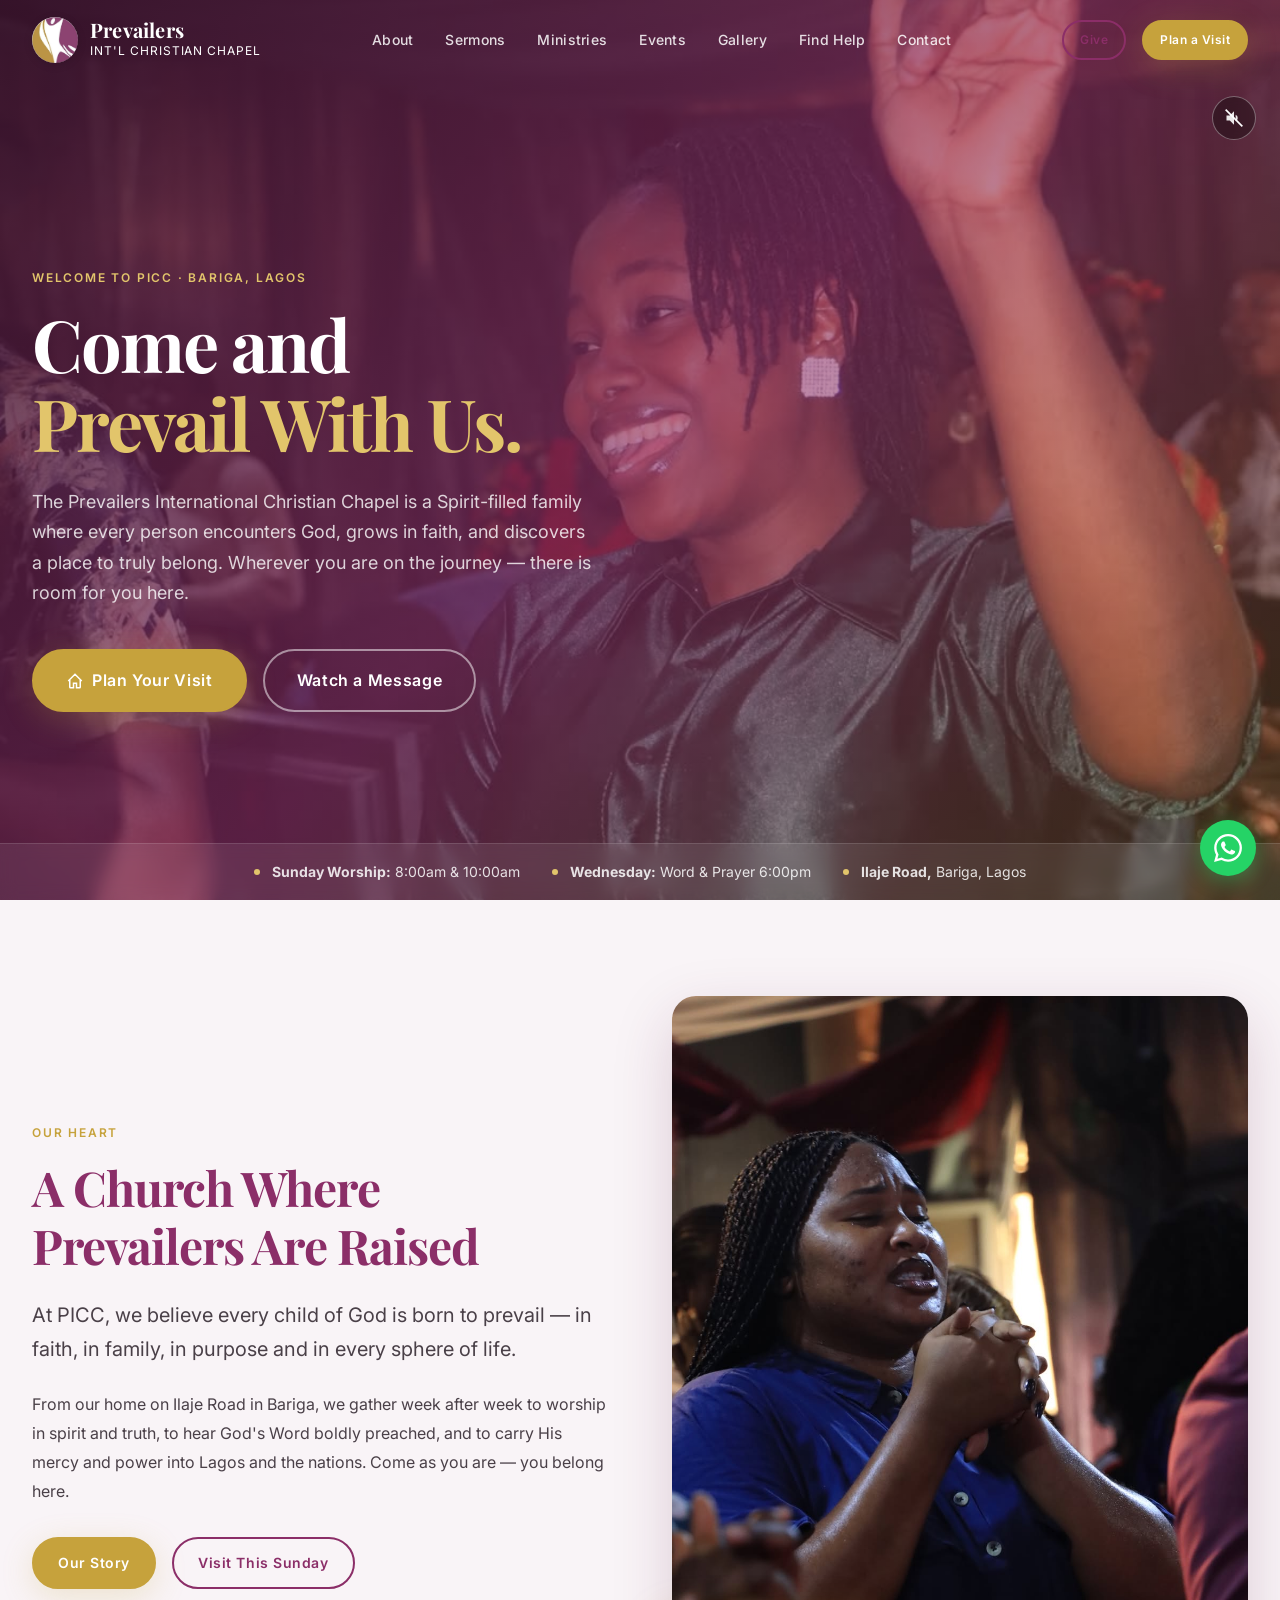
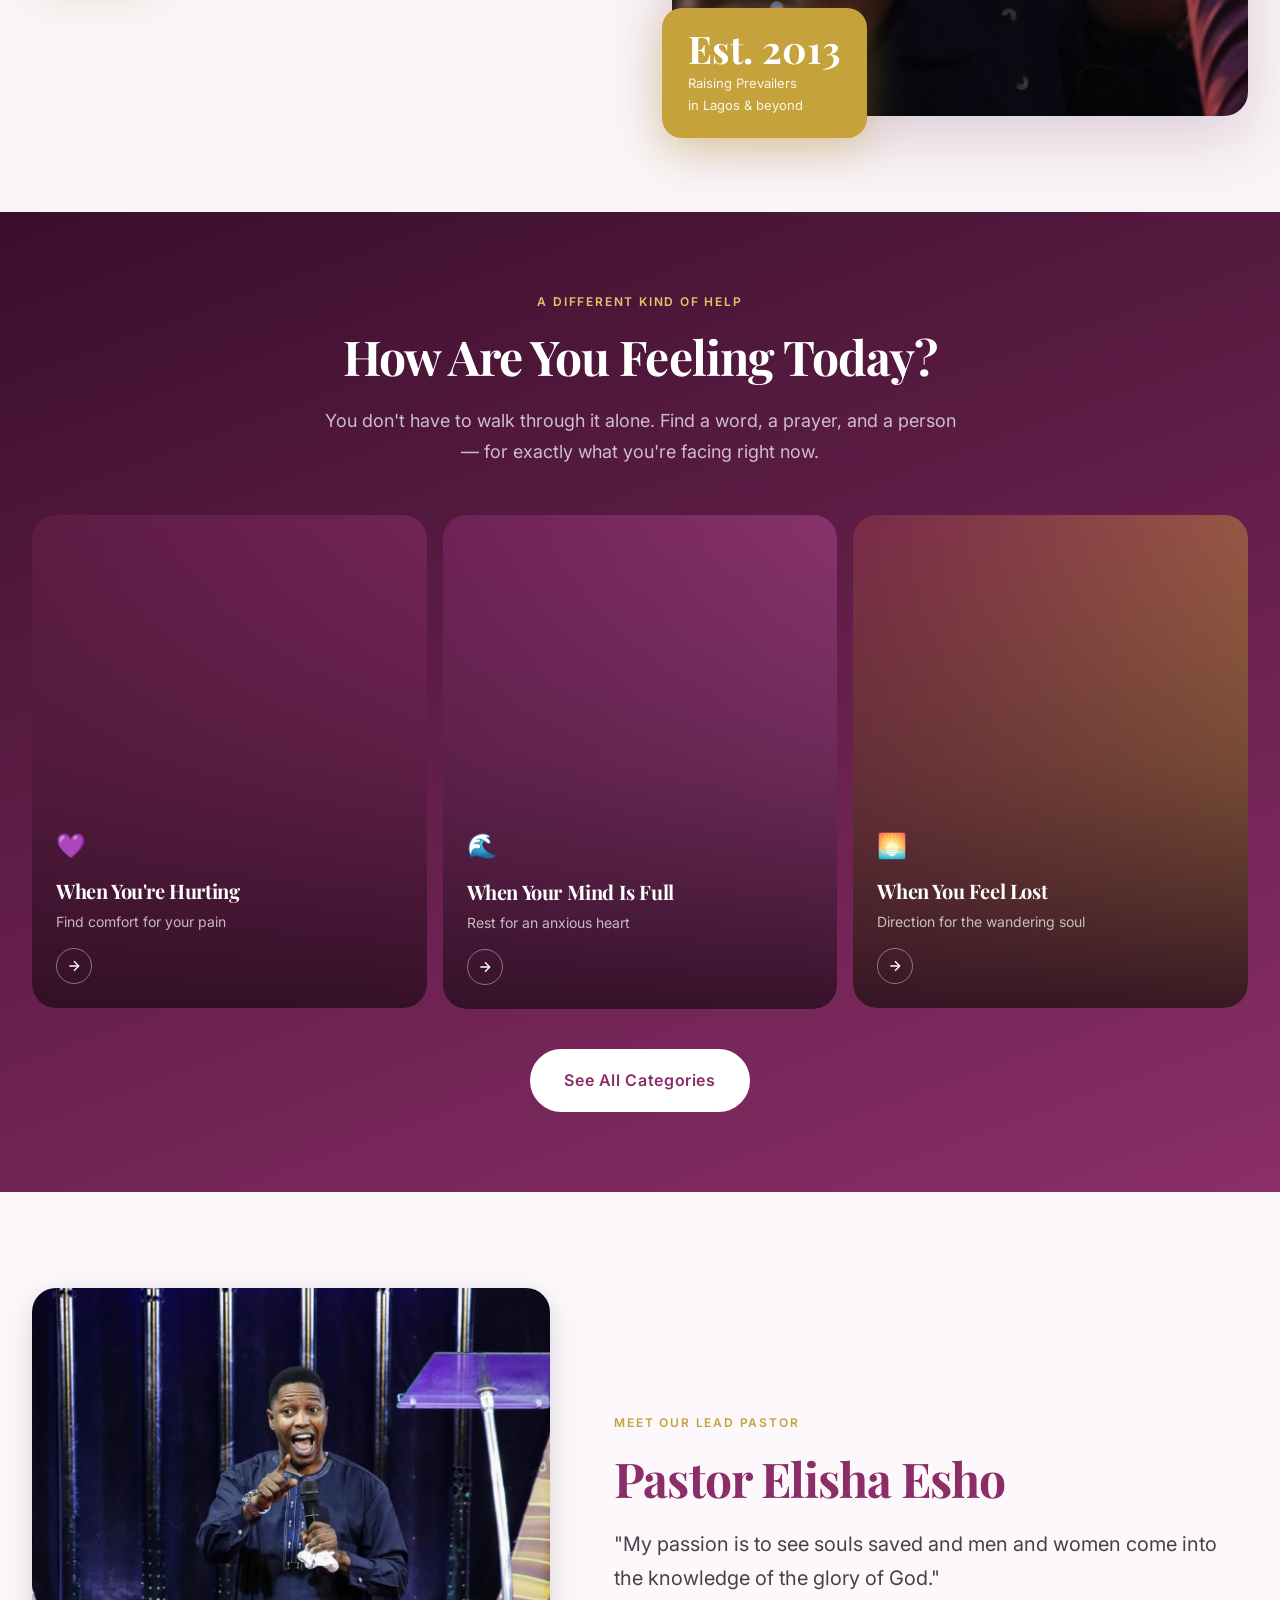
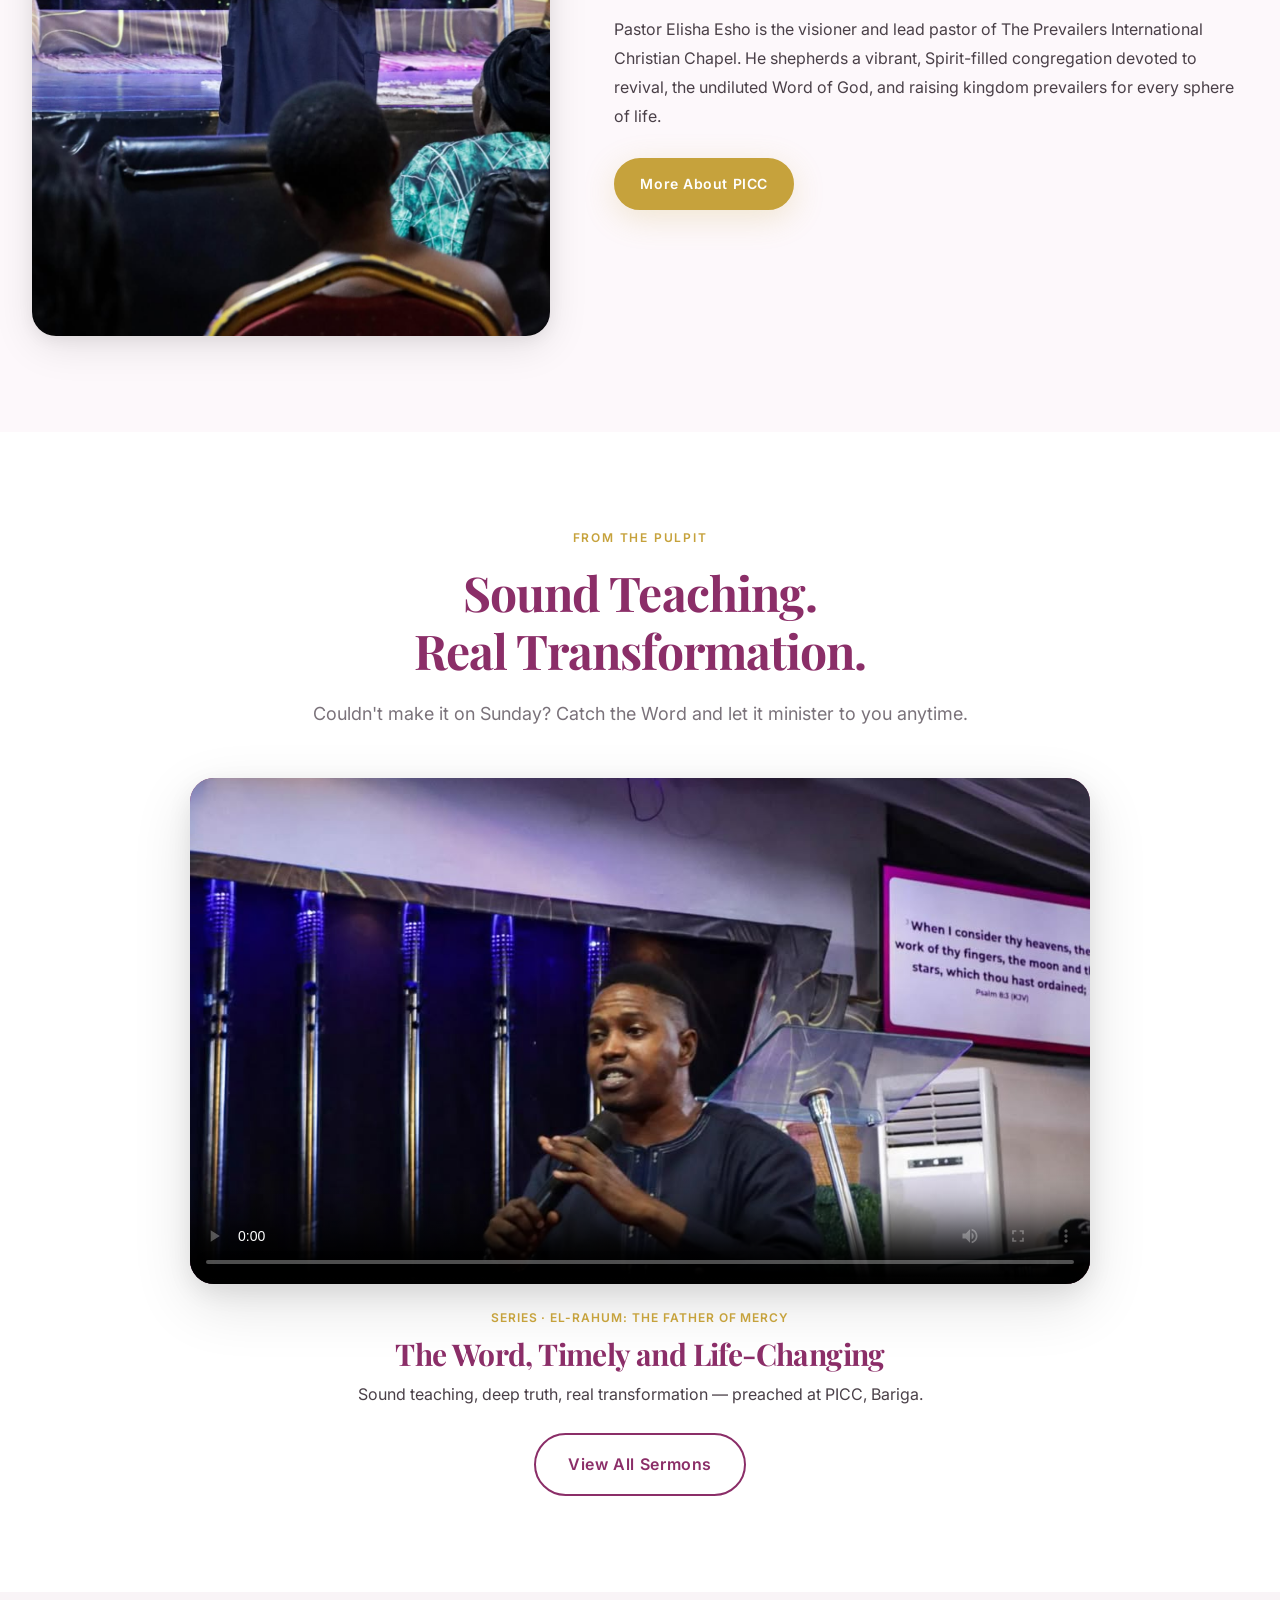
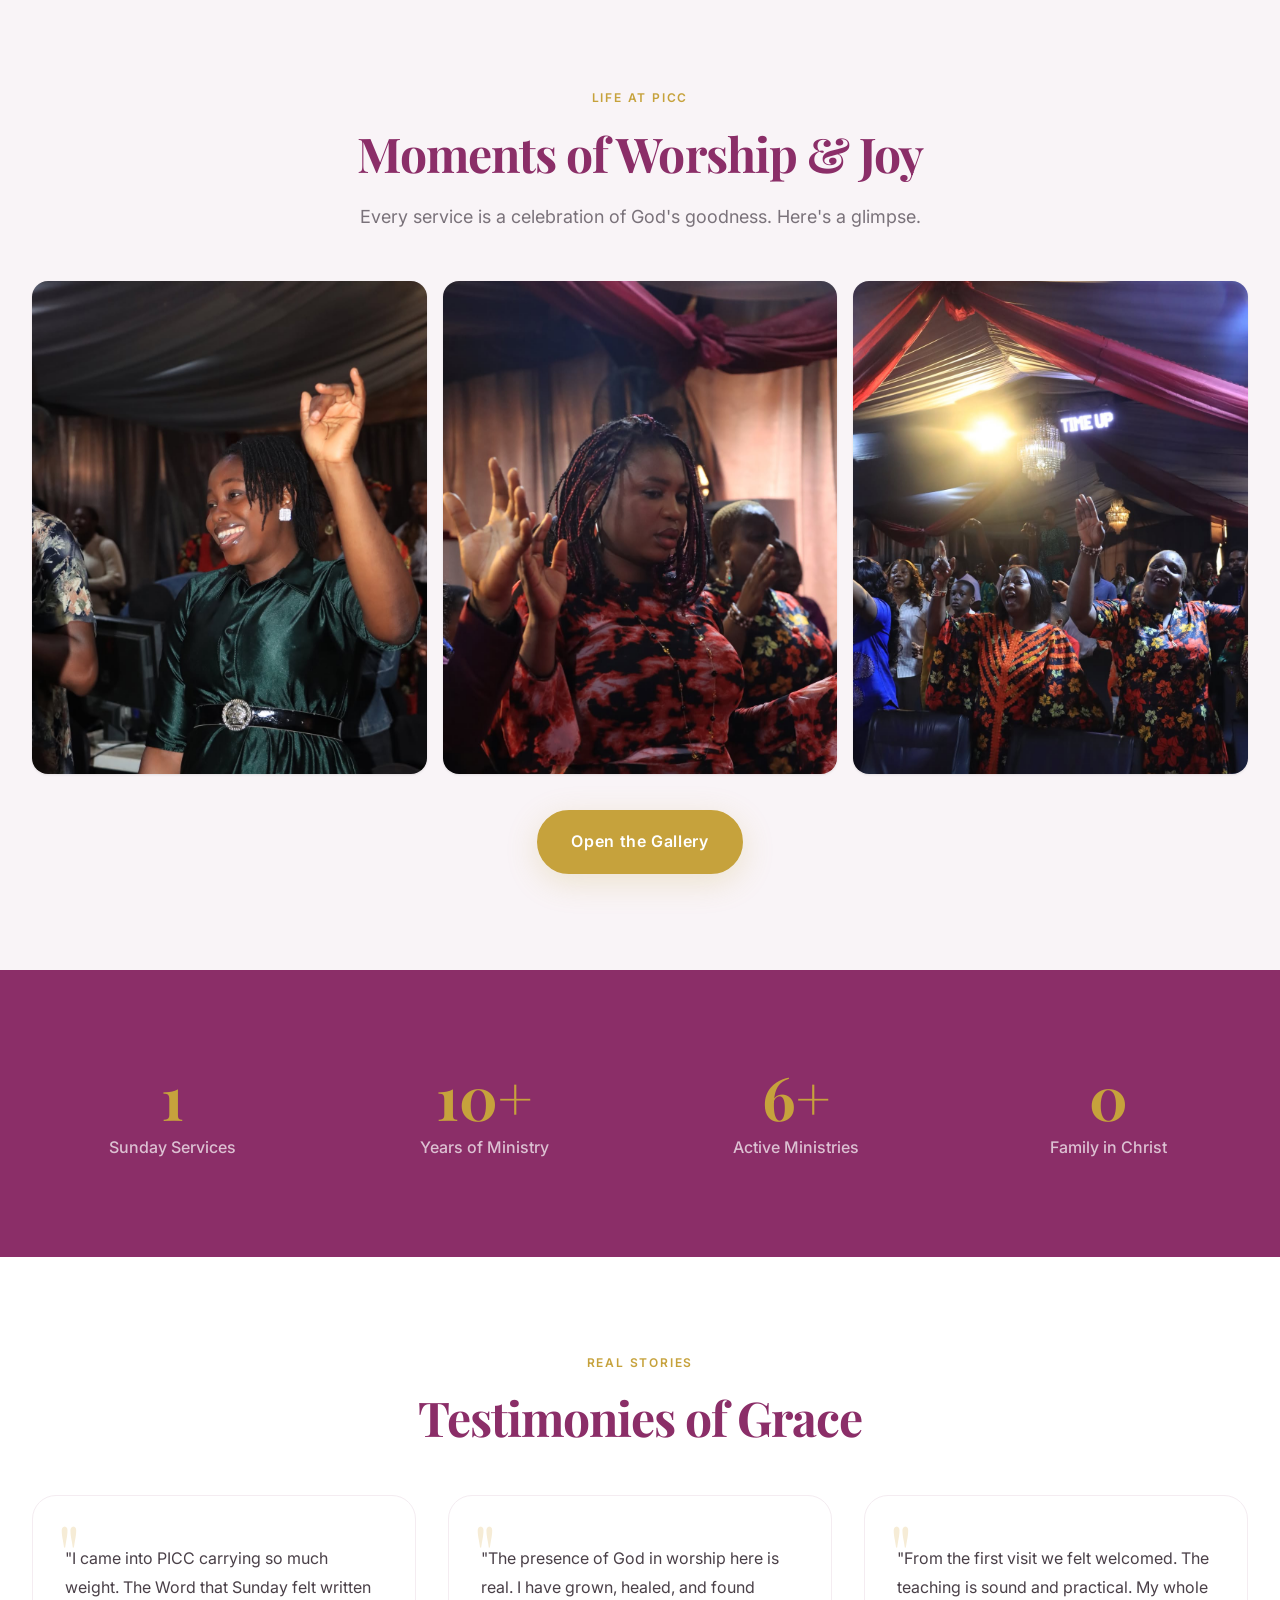
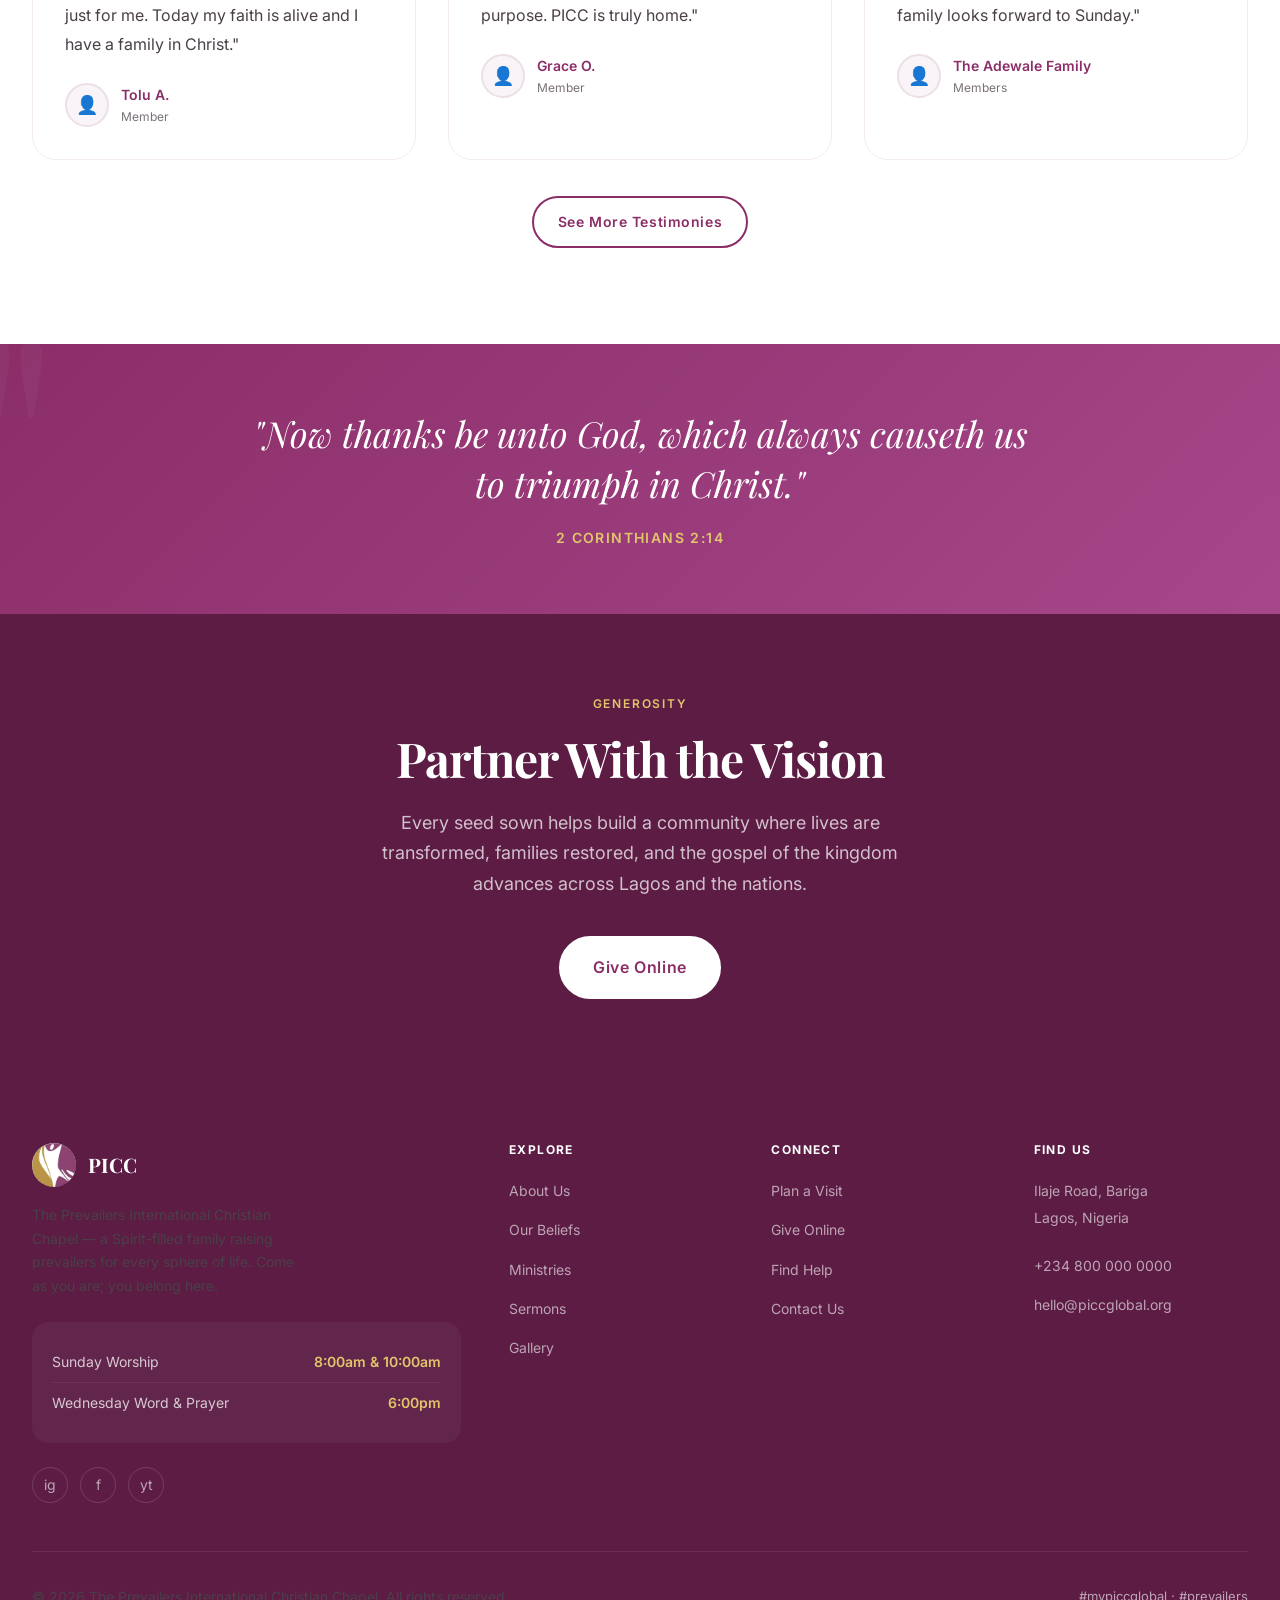
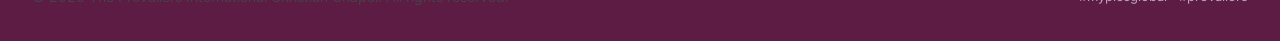
<file: index.html>
<!DOCTYPE html>
<html lang="en">
<head>
  <meta charset="UTF-8" />
  <meta name="viewport" content="width=device-width, initial-scale=1.0" />
  <meta name="description" content="The Prevailers International Christian Chapel (PICC) — a charismatic, Spirit-filled family church on Ilaje Road, Bariga, Lagos. Led by Pastor Elisha Esho. Come and prevail with us this Sunday." />
  <meta property="og:title" content="The Prevailers International Christian Chapel (PICC)" />
  <meta property="og:description" content="Home of Kings and Queens — a place to encounter God, grow in faith, and belong. Ilaje Road, Bariga, Lagos." />
  <meta property="og:type" content="website" />
  <title>The Prevailers International Christian Chapel (PICC) — Home</title>
  <link rel="icon" type="image/png" sizes="32x32" href="assets/img/favicon-32.png" />
  <link rel="apple-touch-icon" href="assets/img/favicon-180.png" />
  <link rel="preconnect" href="https://fonts.googleapis.com" />
  <link rel="preconnect" href="https://fonts.gstatic.com" crossorigin />
  <link href="https://fonts.googleapis.com/css2?family=Playfair+Display:ital,wght@0,700;0,800;1,700&family=Inter:wght@400;500;600&display=swap" rel="stylesheet" />
  <link rel="stylesheet" href="css/style.css" />
</head>
<body>

  <!-- NAVIGATION -->
  <nav class="nav nav--transparent" id="main-nav" data-transparent="true">
    <div class="nav__inner">
      <a href="index.html" class="nav__logo">
        <img src="assets/img/logo.jpg" alt="PICC logo" class="nav__logo-img" />
        <div>
          <div class="nav__logo-text">Prevailers</div>
          <div class="nav__logo-sub">Int'l Christian Chapel</div>
        </div>
      </a>
      <ul class="nav__links">
        <li><a href="about.html" class="nav__link">About</a></li>
        <li><a href="sermons.html" class="nav__link">Sermons</a></li>
        <li><a href="ministries.html" class="nav__link">Ministries</a></li>
        <li><a href="events.html" class="nav__link">Events</a></li>
        <li><a href="gallery.html" class="nav__link">Gallery</a></li>
        <li><a href="find-help.html" class="nav__link nav__link--find-help">Find Help</a></li>
        <li><a href="contact.html" class="nav__link">Contact</a></li>
      </ul>
      <div class="nav__actions">
        <a href="give.html" class="btn btn--secondary btn--sm">Give</a>
        <a href="plan-visit.html" class="btn btn--primary btn--sm">Plan a Visit</a>
        <button class="nav__menu-btn" id="menu-btn" aria-label="Open menu">
          <span></span><span></span><span></span>
        </button>
      </div>
    </div>
  </nav>

  <div class="mobile-nav" id="mobile-nav">
    <button class="mobile-nav__close" id="mobile-nav-close">✕</button>
    <ul class="mobile-nav__links">
      <li><a href="index.html" class="mobile-nav__link">Home</a></li>
      <li><a href="about.html" class="mobile-nav__link">About</a></li>
      <li><a href="sermons.html" class="mobile-nav__link">Sermons</a></li>
      <li><a href="ministries.html" class="mobile-nav__link">Ministries</a></li>
      <li><a href="events.html" class="mobile-nav__link">Events</a></li>
      <li><a href="gallery.html" class="mobile-nav__link">Gallery</a></li>
      <li><a href="find-help.html" class="mobile-nav__link mobile-nav__link--find-help">Find Help</a></li>
      <li><a href="plan-visit.html" class="mobile-nav__link">Plan a Visit</a></li>
      <li><a href="give.html" class="mobile-nav__link">Give</a></li>
      <li><a href="contact.html" class="mobile-nav__link">Contact</a></li>
    </ul>
  </div>

  <main>

    <!-- HERO — Video landing -->
    <section class="hero">
      <div class="hero__bg hero__bg--video">
        <video class="hero__video" autoplay muted loop playsinline poster="assets/img/praise-1.jpg">
          <source src="assets/video/landing.mp4" type="video/mp4" />
        </video>
      </div>

      <button class="hero__sound" id="hero-sound" aria-label="Unmute video">
        <svg data-icon="off" viewBox="0 0 24 24"><path d="M3 9v6h4l5 5V4L7 9H3zm13.5 3a4.5 4.5 0 00-2.5-4v8a4.5 4.5 0 002.5-4z" opacity=".9"/><line x1="2" y1="2" x2="22" y2="22" stroke="currentColor" stroke-width="2"/></svg>
        <svg data-icon="on" viewBox="0 0 24 24" style="display:none"><path d="M3 9v6h4l5 5V4L7 9H3zm13.5 3a4.5 4.5 0 00-2.5-4v8a4.5 4.5 0 002.5-4zM14 3.23v2.06c2.89.86 5 3.54 5 6.71s-2.11 5.85-5 6.71v2.06c4.01-.91 7-4.49 7-8.77s-2.99-7.86-7-8.77z"/></svg>
      </button>

      <div class="hero__content">
        <span class="hero__label animate-fade-up">Welcome to PICC · Bariga, Lagos</span>
        <h1 class="hero__title animate-fade-up animate-fade-up--delay-1">
          Come and
          <span>Prevail With Us.</span>
        </h1>
        <p class="hero__subtitle animate-fade-up animate-fade-up--delay-2">
          The Prevailers International Christian Chapel is a Spirit-filled family where every
          person encounters God, grows in faith, and discovers a place to truly belong.
          Wherever you are on the journey — there is room for you here.
        </p>
        <div class="hero__actions animate-fade-up animate-fade-up--delay-3">
          <a href="plan-visit.html" class="btn btn--primary btn--lg">
            <svg viewBox="0 0 24 24" fill="none" stroke="currentColor" stroke-width="2"><path d="M3 12l9-9 9 9M5 10v10a1 1 0 001 1h4v-6h4v6h4a1 1 0 001-1V10"/></svg>
            Plan Your Visit
          </a>
          <a href="sermons.html" class="btn btn--ghost btn--lg">Watch a Message</a>
        </div>
      </div>

      <div class="service-bar" style="position: absolute; bottom:0; left:0; right:0;">
        <div class="service-bar__inner">
          <div class="service-bar__item">
            <div class="service-bar__dot"></div>
            <span><strong>Sunday Worship:</strong> 8:00am &amp; 10:00am</span>
          </div>
          <div class="service-bar__item">
            <div class="service-bar__dot"></div>
            <span><strong>Wednesday:</strong> Word &amp; Prayer 6:00pm</span>
          </div>
          <div class="service-bar__item">
            <div class="service-bar__dot"></div>
            <span><strong>Ilaje Road,</strong> Bariga, Lagos</span>
          </div>
        </div>
      </div>
    </section>

    <!-- WELCOME -->
    <section class="section section--warm">
      <div class="container">
        <div class="stack-mobile" style="display: grid; grid-template-columns: 1fr 1fr; gap: 64px; align-items: center;">
          <div class="reveal">
            <span class="section-header__label">Our Heart</span>
            <h2 style="margin-bottom: 24px;">A Church Where<br>Prevailers Are Raised</h2>
            <p class="text-lead" style="margin-bottom: 24px;">
              At PICC, we believe every child of God is born to prevail — in faith, in family,
              in purpose and in every sphere of life.
            </p>
            <p style="margin-bottom: 32px;">
              From our home on Ilaje Road in Bariga, we gather week after week to worship in
              spirit and truth, to hear God's Word boldly preached, and to carry His mercy and
              power into Lagos and the nations. Come as you are — you belong here.
            </p>
            <div style="display:flex; gap: 16px; flex-wrap:wrap;">
              <a href="about.html" class="btn btn--primary">Our Story</a>
              <a href="plan-visit.html" class="btn btn--secondary">Visit This Sunday</a>
            </div>
          </div>

          <div class="reveal" style="position: relative;">
            <img src="assets/img/worship-1.jpg" alt="PICC congregation in worship"
                 style="width:100%; aspect-ratio:4/5; object-fit:cover; object-position:center 20%; border-radius:24px; box-shadow: 0 20px 60px rgba(92,28,68,0.18);" />
            <div style="
              position: absolute; bottom: -22px; left: -10px;
              background: var(--color-accent);
              border-radius: 20px;
              padding: 22px 26px;
              box-shadow: 0 12px 40px rgba(198,162,60,0.4);
            ">
              <div style="font-family:'Playfair Display',serif; font-size:38px; font-weight:700; color:white; line-height:1;">Est. 2013</div>
              <div style="font-size:13px; color:rgba(255,255,255,0.9); margin-top:4px;">Raising Prevailers<br>in Lagos &amp; beyond</div>
            </div>
          </div>
        </div>
      </div>
    </section>

    <!-- FIND HELP teaser -->
    <section class="section" style="background: linear-gradient(160deg, #3A0F2B 0%, #8B2E68 100%); padding: 80px 0;">
      <div class="container">
        <div style="text-align:center; max-width: 640px; margin: 0 auto 48px;">
          <span class="section-header__label" style="color: var(--color-accent-light);">A Different Kind of Help</span>
          <h2 style="color:white; margin-bottom:20px;">How Are You Feeling Today?</h2>
          <p style="color:rgba(255,255,255,0.72); font-size:18px; line-height:1.7;">
            You don't have to walk through it alone. Find a word, a prayer, and a person —
            for exactly what you're facing right now.
          </p>
        </div>
        <div style="display:grid; grid-template-columns: repeat(3, 1fr); gap:16px; margin-bottom:40px;" class="stack-mobile">
          <a href="find-help.html#hurting" class="help-card" style="text-decoration:none;">
            <div class="help-card__bg" style="background: linear-gradient(135deg, #5C1C44 0%, #8B2E68 100%);"></div>
            <div class="help-card__overlay"></div>
            <div class="help-card__content">
              <span class="help-card__icon">💜</span>
              <h3 class="help-card__title">When You're Hurting</h3>
              <p class="help-card__sub">Find comfort for your pain</p>
              <div class="help-card__arrow"><svg viewBox="0 0 24 24" stroke-width="2"><line x1="5" y1="12" x2="19" y2="12"/><polyline points="12 5 19 12 12 19"/></svg></div>
            </div>
          </a>
          <a href="find-help.html#overwhelmed" class="help-card" style="text-decoration:none;">
            <div class="help-card__bg" style="background: linear-gradient(135deg, #6E2255 0%, #A6478A 100%);"></div>
            <div class="help-card__overlay"></div>
            <div class="help-card__content">
              <span class="help-card__icon">🌊</span>
              <h3 class="help-card__title">When Your Mind Is Full</h3>
              <p class="help-card__sub">Rest for an anxious heart</p>
              <div class="help-card__arrow"><svg viewBox="0 0 24 24" stroke-width="2"><line x1="5" y1="12" x2="19" y2="12"/><polyline points="12 5 19 12 12 19"/></svg></div>
            </div>
          </a>
          <a href="find-help.html#lost" class="help-card" style="text-decoration:none;">
            <div class="help-card__bg" style="background: linear-gradient(135deg, #7A2A4A 0%, #C6A23C 120%);"></div>
            <div class="help-card__overlay"></div>
            <div class="help-card__content">
              <span class="help-card__icon">🌅</span>
              <h3 class="help-card__title">When You Feel Lost</h3>
              <p class="help-card__sub">Direction for the wandering soul</p>
              <div class="help-card__arrow"><svg viewBox="0 0 24 24" stroke-width="2"><line x1="5" y1="12" x2="19" y2="12"/><polyline points="12 5 19 12 12 19"/></svg></div>
            </div>
          </a>
        </div>
        <div style="text-align:center;"><a href="find-help.html" class="btn btn--white btn--lg">See All Categories</a></div>
      </div>
    </section>

    <!-- MEET THE PASTOR -->
    <section class="section section--cream">
      <div class="container">
        <div class="stack-mobile" style="display:grid; grid-template-columns: 0.9fr 1.1fr; gap:64px; align-items:center;">
          <div class="reveal">
            <img src="assets/img/pastor-1.jpg" alt="Pastor Elisha Esho preaching at PICC" class="pastor-feature__photo" />
          </div>
          <div class="reveal">
            <span class="section-header__label">Meet Our Lead Pastor</span>
            <h2 style="margin-bottom:20px;">Pastor Elisha Esho</h2>
            <p class="text-lead" style="margin-bottom:20px;">
              "My passion is to see souls saved and men and women come into the knowledge of the
              glory of God."
            </p>
            <p style="margin-bottom:28px;">
              Pastor Elisha Esho is the visioner and lead pastor of The Prevailers International
              Christian Chapel. He shepherds a vibrant, Spirit-filled congregation devoted to revival,
              the undiluted Word of God, and raising kingdom prevailers for every sphere of life.
            </p>
            <a href="about.html" class="btn btn--primary">More About PICC</a>
          </div>
        </div>
      </div>
    </section>

    <!-- LATEST SERMON -->
    <section class="section">
      <div class="container">
        <div class="section-header section-header--center reveal">
          <span class="section-header__label">From the Pulpit</span>
          <h2 class="section-header__title">Sound Teaching.<br>Real Transformation.</h2>
          <p class="section-header__desc">Couldn't make it on Sunday? Catch the Word and let it minister to you anytime.</p>
        </div>
        <div class="reveal" style="max-width:900px; margin:0 auto;">
          <div class="video-embed" style="margin-bottom:24px;">
            <video controls playsinline poster="assets/img/pastor-3.jpg" style="width:100%;height:100%;object-fit:cover;">
              <source src="assets/video/teaching.mp4" type="video/mp4" />
            </video>
          </div>
          <div style="text-align:center;">
            <div class="sermon-card__series" style="margin-bottom:8px;">Series · El-Rahum: The Father of Mercy</div>
            <h3 style="margin-bottom:8px;">The Word, Timely and Life-Changing</h3>
            <p style="margin-bottom:24px;">Sound teaching, deep truth, real transformation — preached at PICC, Bariga.</p>
            <a href="sermons.html" class="btn btn--secondary btn--lg">View All Sermons</a>
          </div>
        </div>
      </div>
    </section>

    <!-- GALLERY teaser -->
    <section class="section section--warm">
      <div class="container">
        <div class="section-header section-header--center reveal">
          <span class="section-header__label">Life at PICC</span>
          <h2 class="section-header__title">Moments of Worship &amp; Joy</h2>
          <p class="section-header__desc">Every service is a celebration of God's goodness. Here's a glimpse.</p>
        </div>
        <div class="gallery-grid reveal">
          <div class="gallery-item"><img src="assets/img/praise-1.jpg" alt="Praise and dancing at PICC" /><div class="gallery-item__overlay"><span class="gallery-item__caption">Show me your dancing steps 💃</span></div></div>
          <div class="gallery-item"><img src="assets/img/worship-2.jpg" alt="Heartfelt worship at PICC" /><div class="gallery-item__overlay"><span class="gallery-item__caption">Receive our worship, O Lord 🙌</span></div></div>
          <div class="gallery-item"><img src="assets/img/praise-2.jpg" alt="Joyful celebration at PICC" /><div class="gallery-item__overlay"><span class="gallery-item__caption">We came to celebrate His goodness 🔥</span></div></div>
        </div>
        <div style="text-align:center; margin-top:36px;" class="reveal">
          <a href="gallery.html" class="btn btn--primary btn--lg">Open the Gallery</a>
        </div>
      </div>
    </section>

    <!-- STATS -->
    <section class="section" style="background: var(--color-primary); padding: 64px 0;">
      <div class="container">
        <div class="grid grid-4">
          <div class="stat-card reveal"><div class="stat-card__number" data-count="2" data-suffix="">2</div><div class="stat-card__label" style="color:rgba(255,255,255,0.7);">Sunday Services</div></div>
          <div class="stat-card reveal"><div class="stat-card__number" data-count="12" data-suffix="+">12+</div><div class="stat-card__label" style="color:rgba(255,255,255,0.7);">Years of Ministry</div></div>
          <div class="stat-card reveal"><div class="stat-card__number" data-count="8" data-suffix="+">8+</div><div class="stat-card__label" style="color:rgba(255,255,255,0.7);">Active Ministries</div></div>
          <div class="stat-card reveal"><div class="stat-card__number" data-count="1" data-suffix="">1</div><div class="stat-card__label" style="color:rgba(255,255,255,0.7);">Family in Christ</div></div>
        </div>
      </div>
    </section>

    <!-- TESTIMONIES -->
    <section class="section">
      <div class="container">
        <div class="section-header section-header--center reveal">
          <span class="section-header__label">Real Stories</span>
          <h2 class="section-header__title">Testimonies of Grace</h2>
        </div>
        <div class="grid grid-3 reveal">
          <div class="testimonial">
            <p class="testimonial__text">"I came into PICC carrying so much weight. The Word that Sunday felt written just for me. Today my faith is alive and I have a family in Christ."</p>
            <div class="testimonial__author"><div class="testimonial__avatar-placeholder">👤</div><div><div class="testimonial__name">Tolu A.</div><div class="testimonial__role">Member</div></div></div>
          </div>
          <div class="testimonial">
            <p class="testimonial__text">"The presence of God in worship here is real. I have grown, healed, and found purpose. PICC is truly home."</p>
            <div class="testimonial__author"><div class="testimonial__avatar-placeholder">👤</div><div><div class="testimonial__name">Grace O.</div><div class="testimonial__role">Member</div></div></div>
          </div>
          <div class="testimonial">
            <p class="testimonial__text">"From the first visit we felt welcomed. The teaching is sound and practical. My whole family looks forward to Sunday."</p>
            <div class="testimonial__author"><div class="testimonial__avatar-placeholder">👤</div><div><div class="testimonial__name">The Adewale Family</div><div class="testimonial__role">Members</div></div></div>
          </div>
        </div>
        <div style="text-align:center; margin-top:36px;" class="reveal">
          <a href="gallery.html#testimonies" class="btn btn--secondary">See More Testimonies</a>
        </div>
      </div>
    </section>

    <!-- SCRIPTURE BANNER -->
    <div class="scripture-banner">
      <p class="scripture-banner__text">"Now thanks be unto God, which always causeth us to triumph in Christ."</p>
      <p class="scripture-banner__ref">2 Corinthians 2:14</p>
    </div>

    <!-- GIVE -->
    <section class="section" style="background: var(--color-primary-dark); padding: 80px 0; text-align:center;">
      <div class="container">
        <div class="reveal" style="max-width:560px; margin:0 auto;">
          <span class="section-header__label" style="color:var(--color-accent-light);">Generosity</span>
          <h2 style="color:white; margin-bottom:20px;">Partner With the Vision</h2>
          <p style="color:rgba(255,255,255,0.72); font-size:18px; line-height:1.7; margin-bottom:36px;">
            Every seed sown helps build a community where lives are transformed, families restored,
            and the gospel of the kingdom advances across Lagos and the nations.
          </p>
          <a href="give.html" class="btn btn--white btn--lg">Give Online</a>
        </div>
      </div>
    </section>

  </main>

  <!-- FOOTER -->
  <footer class="footer">
    <div class="container">
      <div class="footer__grid">
        <div class="footer__brand">
          <a href="index.html" class="footer__logo">
            <img src="assets/img/logo.jpg" alt="PICC logo" class="footer__logo-img" />
            <span class="footer__logo-name">PICC</span>
          </a>
          <p class="footer__tagline">The Prevailers International Christian Chapel — a Spirit-filled family raising prevailers for every sphere of life. Come as you are; you belong here.</p>
          <div class="footer__service-times">
            <div class="footer__service-time"><span>Sunday Worship</span><span>8:00am &amp; 10:00am</span></div>
            <div class="footer__service-time"><span>Wednesday Word &amp; Prayer</span><span>6:00pm</span></div>
          </div>
          <div class="footer__socials mt-6">
            <a href="https://www.instagram.com/explore/locations/101768171449928/" target="_blank" rel="noopener" class="footer__social" aria-label="Instagram">ig</a>
            <a href="https://www.facebook.com/groups/1836412196507492/" target="_blank" rel="noopener" class="footer__social" aria-label="Facebook">f</a>
            <a href="#" class="footer__social" aria-label="YouTube">yt</a>
          </div>
        </div>
        <div>
          <h4 class="footer__col-title">Explore</h4>
          <ul class="footer__links">
            <li><a href="about.html" class="footer__link">About Us</a></li>
            <li><a href="beliefs.html" class="footer__link">Our Beliefs</a></li>
            <li><a href="ministries.html" class="footer__link">Ministries</a></li>
            <li><a href="sermons.html" class="footer__link">Sermons</a></li>
            <li><a href="gallery.html" class="footer__link">Gallery</a></li>
          </ul>
        </div>
        <div>
          <h4 class="footer__col-title">Connect</h4>
          <ul class="footer__links">
            <li><a href="plan-visit.html" class="footer__link">Plan a Visit</a></li>
            <li><a href="give.html" class="footer__link">Give Online</a></li>
            <li><a href="find-help.html" class="footer__link">Find Help</a></li>
            <li><a href="contact.html" class="footer__link">Contact Us</a></li>
          </ul>
        </div>
        <div>
          <h4 class="footer__col-title">Find Us</h4>
          <ul class="footer__links">
            <li><span class="footer__link" style="cursor:default;color:rgba(255,255,255,0.6);">Ilaje Road, Bariga<br>Lagos, Nigeria</span></li>
            <li style="margin-top:8px;"><a href="tel:+2348000000000" class="footer__link">+234 800 000 0000</a></li>
            <li><a href="mailto:hello@piccglobal.org" class="footer__link">hello@piccglobal.org</a></li>
          </ul>
        </div>
      </div>
      <div class="footer__bottom">
        <p>© 2026 The Prevailers International Christian Chapel. All rights reserved.</p>
        <div style="display:flex;gap:16px;"><span class="footer__link" style="font-size:13px;">#mypiccglobal · #prevailers</span></div>
      </div>
    </div>
  </footer>

  <a href="https://wa.me/2348000000000" class="whatsapp-float" target="_blank" rel="noopener" aria-label="Chat on WhatsApp">
    <svg viewBox="0 0 24 24" xmlns="http://www.w3.org/2000/svg"><path d="M17.472 14.382c-.297-.149-1.758-.867-2.03-.967-.273-.099-.471-.148-.67.15-.197.297-.767.966-.94 1.164-.173.199-.347.223-.644.075-.297-.15-1.255-.463-2.39-1.475-.883-.788-1.48-1.761-1.653-2.059-.173-.297-.018-.458.13-.606.134-.133.298-.347.446-.52.149-.174.198-.298.298-.497.099-.198.05-.371-.025-.52-.075-.149-.669-1.612-.916-2.207-.242-.579-.487-.5-.669-.51-.173-.008-.371-.01-.57-.01-.198 0-.52.074-.792.372-.272.297-1.04 1.016-1.04 2.479 0 1.462 1.065 2.875 1.213 3.074.149.198 2.096 3.2 5.077 4.487.709.306 1.262.489 1.694.625.712.227 1.36.195 1.871.118.571-.085 1.758-.719 2.006-1.413.248-.694.248-1.289.173-1.413-.074-.124-.272-.198-.57-.347m-5.421 7.403h-.004a9.87 9.87 0 01-5.031-1.378l-.361-.214-3.741.982.998-3.648-.235-.374a9.86 9.86 0 01-1.51-5.26c.001-5.45 4.436-9.884 9.888-9.884 2.64 0 5.122 1.03 6.988 2.898a9.825 9.825 0 012.893 6.994c-.003 5.45-4.437 9.884-9.885 9.884m8.413-18.297A11.815 11.815 0 0012.05 0C5.495 0 .16 5.335.157 11.892c0 2.096.547 4.142 1.588 5.945L.057 24l6.305-1.654a11.882 11.882 0 005.683 1.448h.005c6.554 0 11.89-5.335 11.893-11.893a11.821 11.821 0 00-3.48-8.413z"/></svg>
  </a>

  <script src="js/main.js"></script>
</body>
</html>
</file>
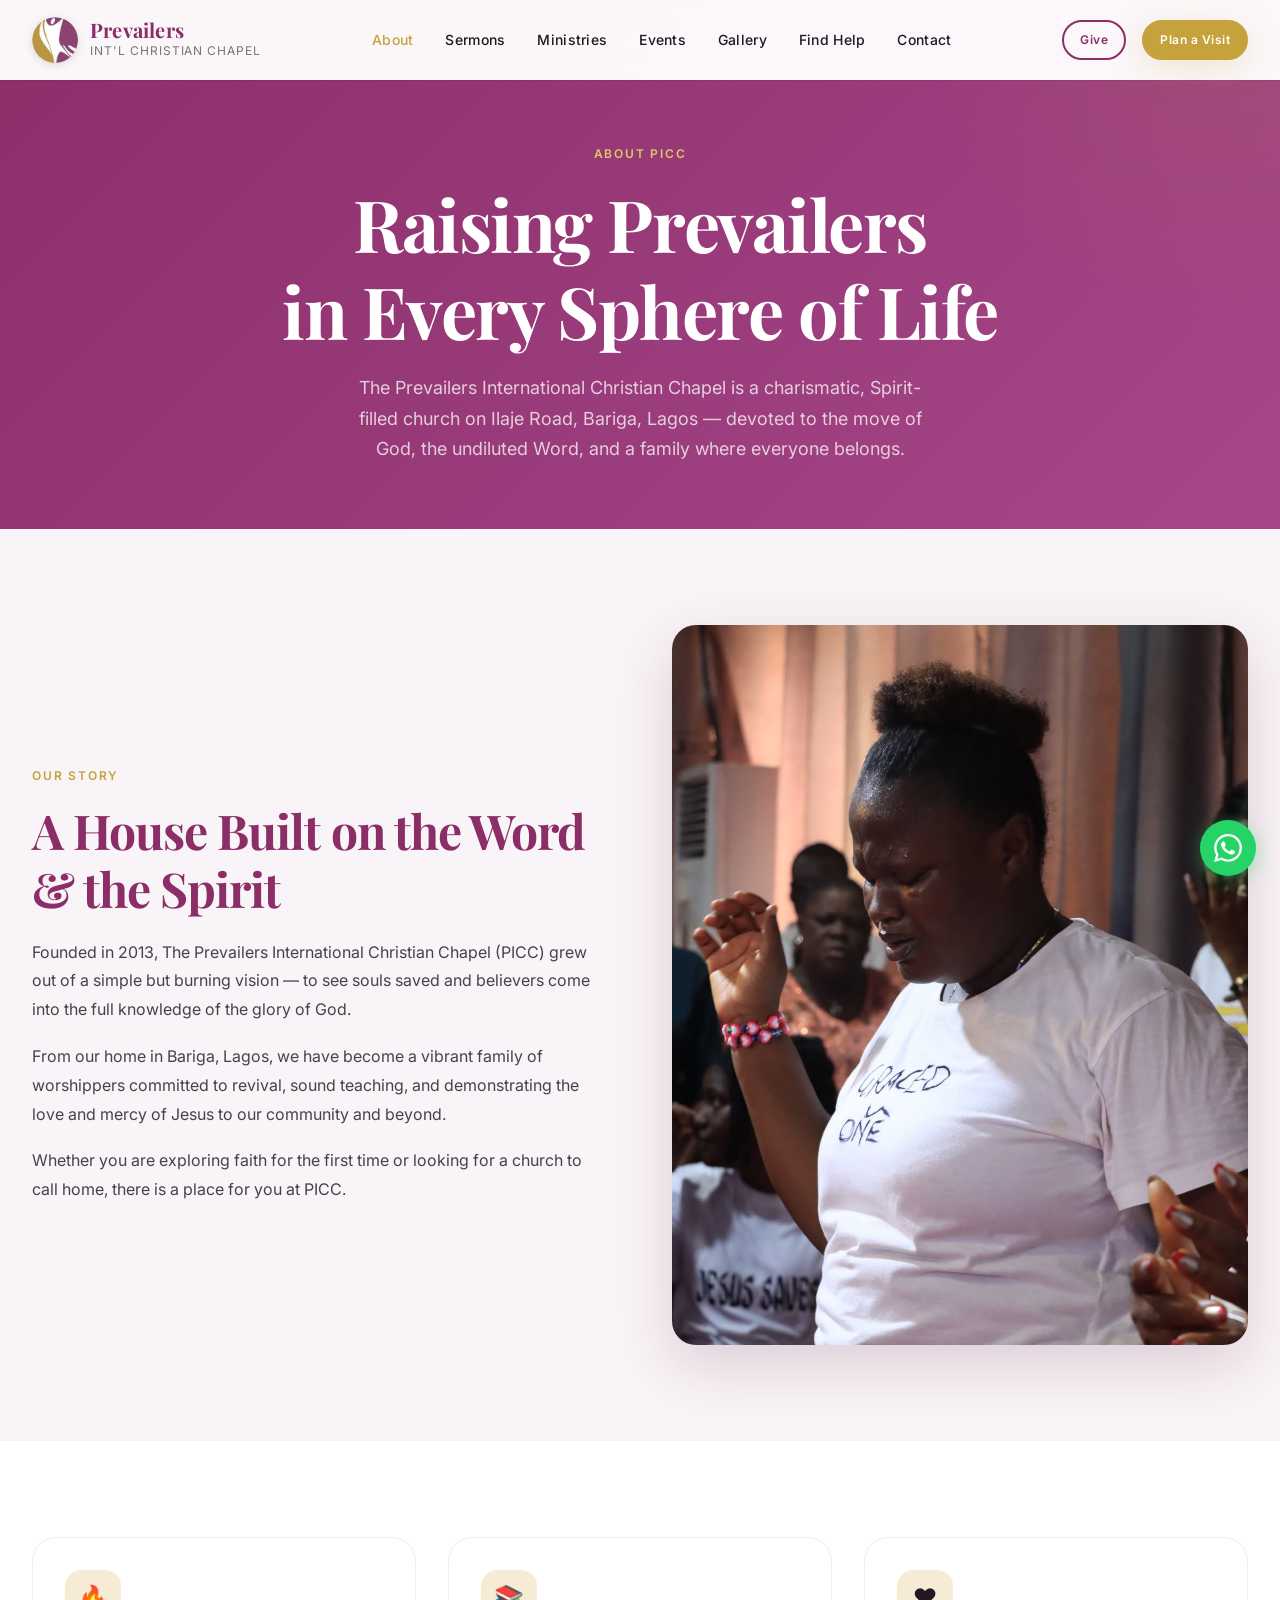
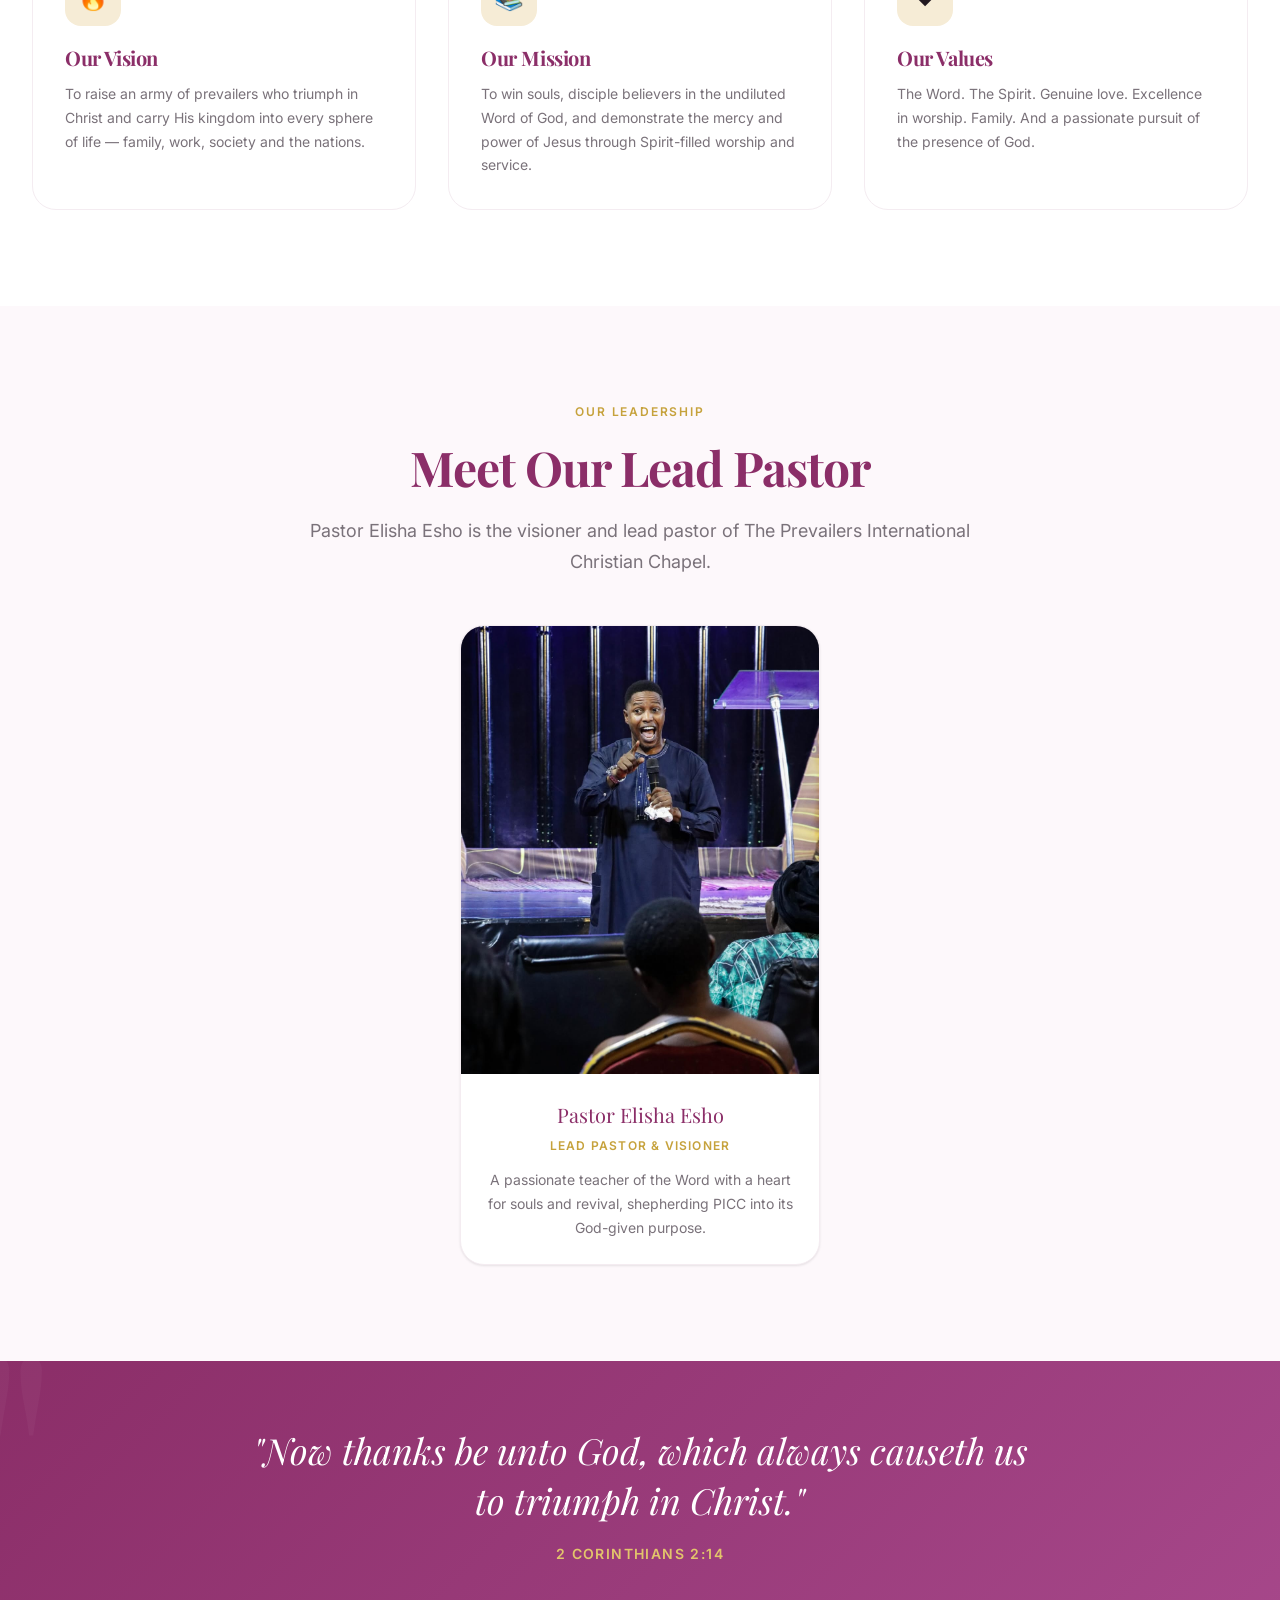
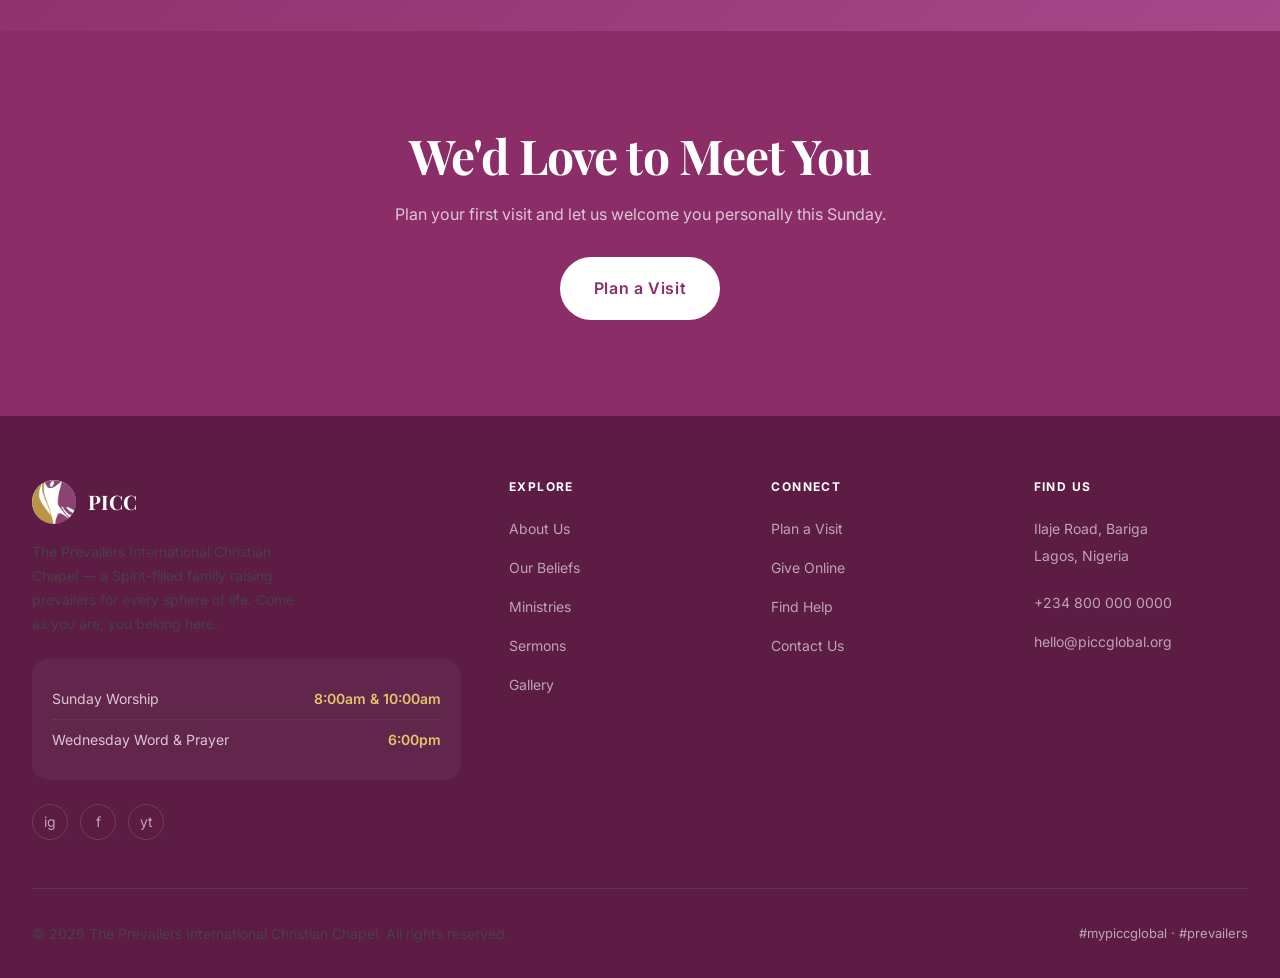
<file: about.html>
﻿<!DOCTYPE html>
<html lang="en">
<head>
  <meta charset="UTF-8" />
  <meta name="viewport" content="width=device-width, initial-scale=1.0" />
  <meta name="description" content="Learn about The Prevailers International Christian Chapel (PICC), Bariga, Lagos &mdash; our vision, mission and leadership under Pastor Elisha Esho." />
  <title>About &mdash; The Prevailers International Christian Chapel (PICC)</title>
  <link rel="icon" type="image/png" sizes="32x32" href="assets/img/favicon-32.png" />
  <link rel="apple-touch-icon" href="assets/img/favicon-180.png" />
  <link rel="preconnect" href="https://fonts.googleapis.com" />
  <link rel="preconnect" href="https://fonts.gstatic.com" crossorigin />
  <link href="https://fonts.googleapis.com/css2?family=Playfair+Display:ital,wght@0,700;0,800;1,700&family=Inter:wght@400;500;600&display=swap" rel="stylesheet" />
  <link rel="stylesheet" href="css/style.css" />
</head>
<body>  <nav class="nav nav--scrolled" id="main-nav" data-transparent="false">
    <div class="nav__inner">
      <a href="index.html" class="nav__logo">
        <img src="assets/img/logo.jpg" alt="PICC logo" class="nav__logo-img" />
        <div>
          <div class="nav__logo-text">Prevailers</div>
          <div class="nav__logo-sub">Int'l Christian Chapel</div>
        </div>
      </a>
      <ul class="nav__links">
        <li><a href="about.html" class="nav__link">About</a></li>
        <li><a href="sermons.html" class="nav__link">Sermons</a></li>
        <li><a href="ministries.html" class="nav__link">Ministries</a></li>
        <li><a href="events.html" class="nav__link">Events</a></li>
        <li><a href="gallery.html" class="nav__link">Gallery</a></li>
        <li><a href="find-help.html" class="nav__link nav__link--find-help">Find Help</a></li>
        <li><a href="contact.html" class="nav__link">Contact</a></li>
      </ul>
      <div class="nav__actions">
        <a href="give.html" class="btn btn--secondary btn--sm">Give</a>
        <a href="plan-visit.html" class="btn btn--primary btn--sm">Plan a Visit</a>
        <button class="nav__menu-btn" id="menu-btn" aria-label="Open menu"><span></span><span></span><span></span></button>
      </div>
    </div>
  </nav>
  <div class="mobile-nav" id="mobile-nav">
    <button class="mobile-nav__close" id="mobile-nav-close">&#10005;</button>
    <ul class="mobile-nav__links">
      <li><a href="index.html" class="mobile-nav__link">Home</a></li>
      <li><a href="about.html" class="mobile-nav__link">About</a></li>
      <li><a href="sermons.html" class="mobile-nav__link">Sermons</a></li>
      <li><a href="ministries.html" class="mobile-nav__link">Ministries</a></li>
      <li><a href="events.html" class="mobile-nav__link">Events</a></li>
      <li><a href="gallery.html" class="mobile-nav__link">Gallery</a></li>
      <li><a href="find-help.html" class="mobile-nav__link mobile-nav__link--find-help">Find Help</a></li>
      <li><a href="plan-visit.html" class="mobile-nav__link">Plan a Visit</a></li>
      <li><a href="give.html" class="mobile-nav__link">Give</a></li>
      <li><a href="contact.html" class="mobile-nav__link">Contact</a></li>
    </ul>
  </div>
  <main>
    <header class="page-hero">
      <span class="page-hero__label">About PICC</span>
      <h1 class="page-hero__title">Raising Prevailers<br>in Every Sphere of Life</h1>
      <p class="page-hero__subtitle">The Prevailers International Christian Chapel is a charismatic, Spirit-filled church on Ilaje Road, Bariga, Lagos &mdash; devoted to the move of God, the undiluted Word, and a family where everyone belongs.</p>
    </header>

    <section class="section section--warm">
      <div class="container">
        <div class="stack-mobile" style="display:grid;grid-template-columns:1fr 1fr;gap:64px;align-items:center;">
          <div class="reveal">
            <span class="section-header__label">Our Story</span>
            <h2 style="margin-bottom:20px;">A House Built on the Word &amp; the Spirit</h2>
            <p style="margin-bottom:18px;">Founded in 2013, The Prevailers International Christian Chapel (PICC) grew out of a simple but burning vision &mdash; to see souls saved and believers come into the full knowledge of the glory of God.</p>
            <p style="margin-bottom:18px;">From our home in Bariga, Lagos, we have become a vibrant family of worshippers committed to revival, sound teaching, and demonstrating the love and mercy of Jesus to our community and beyond.</p>
            <p>Whether you are exploring faith for the first time or looking for a church to call home, there is a place for you at PICC.</p>
          </div>
          <div class="reveal">
            <img src="assets/img/worship-3.jpg" alt="PICC family in worship" style="width:100%;aspect-ratio:4/5;object-fit:cover;object-position:center 18%;border-radius:24px;box-shadow:0 20px 60px rgba(92,28,68,0.18);" />
          </div>
        </div>
      </div>
    </section>

    <section class="section">
      <div class="container">
        <div class="grid grid-3 reveal">
          <div class="ministry-card"><div class="ministry-card__icon">&#128293;</div><h3 class="ministry-card__title">Our Vision</h3><p class="ministry-card__desc">To raise an army of prevailers who triumph in Christ and carry His kingdom into every sphere of life &mdash; family, work, society and the nations.</p></div>
          <div class="ministry-card"><div class="ministry-card__icon">&#128218;</div><h3 class="ministry-card__title">Our Mission</h3><p class="ministry-card__desc">To win souls, disciple believers in the undiluted Word of God, and demonstrate the mercy and power of Jesus through Spirit-filled worship and service.</p></div>
          <div class="ministry-card"><div class="ministry-card__icon">&#10084;&#65039;</div><h3 class="ministry-card__title">Our Values</h3><p class="ministry-card__desc">The Word. The Spirit. Genuine love. Excellence in worship. Family. And a passionate pursuit of the presence of God.</p></div>
        </div>
      </div>
    </section>

    <section class="section section--cream">
      <div class="container">
        <div class="section-header section-header--center reveal">
          <span class="section-header__label">Our Leadership</span>
          <h2 class="section-header__title">Meet Our Lead Pastor</h2>
          <p class="section-header__desc">Pastor Elisha Esho is the visioner and lead pastor of The Prevailers International Christian Chapel.</p>
        </div>
        <div style="max-width:360px;margin:0 auto;">
          <div class="leader-card reveal">
            <img src="assets/img/pastor-1.jpg" alt="Pastor Elisha Esho" class="leader-card__photo" />
            <div class="leader-card__body">
              <div class="leader-card__name">Pastor Elisha Esho</div>
              <div class="leader-card__role">Lead Pastor &amp; Visioner</div>
              <p class="leader-card__bio">A passionate teacher of the Word with a heart for souls and revival, shepherding PICC into its God-given purpose.</p>
            </div>
          </div>
        </div>
      </div>
    </section>

    <div class="scripture-banner">
      <p class="scripture-banner__text">"Now thanks be unto God, which always causeth us to triumph in Christ."</p>
      <p class="scripture-banner__ref">2 Corinthians 2:14</p>
    </div>

    <section class="section" style="background:var(--color-primary);text-align:center;">
      <div class="container">
        <div class="reveal" style="max-width:560px;margin:0 auto;">
          <h2 style="color:white;margin-bottom:16px;">We'd Love to Meet You</h2>
          <p style="color:rgba(255,255,255,0.72);margin-bottom:28px;">Plan your first visit and let us welcome you personally this Sunday.</p>
          <a href="plan-visit.html" class="btn btn--white btn--lg">Plan a Visit</a>
        </div>
      </div>
    </section>
  </main>
  <footer class="footer">
    <div class="container">
      <div class="footer__grid">
        <div class="footer__brand">
          <a href="index.html" class="footer__logo">
            <img src="assets/img/logo.jpg" alt="PICC logo" class="footer__logo-img" />
            <span class="footer__logo-name">PICC</span>
          </a>
          <p class="footer__tagline">The Prevailers International Christian Chapel &mdash; a Spirit-filled family raising prevailers for every sphere of life. Come as you are; you belong here.</p>
          <div class="footer__service-times">
            <div class="footer__service-time"><span>Sunday Worship</span><span>8:00am &amp; 10:00am</span></div>
            <div class="footer__service-time"><span>Wednesday Word &amp; Prayer</span><span>6:00pm</span></div>
          </div>
          <div class="footer__socials mt-6">
            <a href="https://www.instagram.com/explore/locations/101768171449928/" target="_blank" rel="noopener" class="footer__social" aria-label="Instagram">ig</a>
            <a href="https://www.facebook.com/groups/1836412196507492/" target="_blank" rel="noopener" class="footer__social" aria-label="Facebook">f</a>
            <a href="#" class="footer__social" aria-label="YouTube">yt</a>
          </div>
        </div>
        <div>
          <h4 class="footer__col-title">Explore</h4>
          <ul class="footer__links">
            <li><a href="about.html" class="footer__link">About Us</a></li>
            <li><a href="beliefs.html" class="footer__link">Our Beliefs</a></li>
            <li><a href="ministries.html" class="footer__link">Ministries</a></li>
            <li><a href="sermons.html" class="footer__link">Sermons</a></li>
            <li><a href="gallery.html" class="footer__link">Gallery</a></li>
          </ul>
        </div>
        <div>
          <h4 class="footer__col-title">Connect</h4>
          <ul class="footer__links">
            <li><a href="plan-visit.html" class="footer__link">Plan a Visit</a></li>
            <li><a href="give.html" class="footer__link">Give Online</a></li>
            <li><a href="find-help.html" class="footer__link">Find Help</a></li>
            <li><a href="contact.html" class="footer__link">Contact Us</a></li>
          </ul>
        </div>
        <div>
          <h4 class="footer__col-title">Find Us</h4>
          <ul class="footer__links">
            <li><span class="footer__link" style="cursor:default;color:rgba(255,255,255,0.6);">Ilaje Road, Bariga<br>Lagos, Nigeria</span></li>
            <li style="margin-top:8px;"><a href="tel:+2348000000000" class="footer__link">+234 800 000 0000</a></li>
            <li><a href="mailto:hello@piccglobal.org" class="footer__link">hello@piccglobal.org</a></li>
          </ul>
        </div>
      </div>
      <div class="footer__bottom">
        <p>&copy; 2026 The Prevailers International Christian Chapel. All rights reserved.</p>
        <div style="display:flex;gap:16px;"><span class="footer__link" style="font-size:13px;">#mypiccglobal &middot; #prevailers</span></div>
      </div>
    </div>
  </footer>
  <a href="https://wa.me/2348000000000" class="whatsapp-float" target="_blank" rel="noopener" aria-label="Chat on WhatsApp">
    <svg viewBox="0 0 24 24" xmlns="http://www.w3.org/2000/svg"><path d="M17.472 14.382c-.297-.149-1.758-.867-2.03-.967-.273-.099-.471-.148-.67.15-.197.297-.767.966-.94 1.164-.173.199-.347.223-.644.075-.297-.15-1.255-.463-2.39-1.475-.883-.788-1.48-1.761-1.653-2.059-.173-.297-.018-.458.13-.606.134-.133.298-.347.446-.52.149-.174.198-.298.298-.497.099-.198.05-.371-.025-.52-.075-.149-.669-1.612-.916-2.207-.242-.579-.487-.5-.669-.51-.173-.008-.371-.01-.57-.01-.198 0-.52.074-.792.372-.272.297-1.04 1.016-1.04 2.479 0 1.462 1.065 2.875 1.213 3.074.149.198 2.096 3.2 5.077 4.487.709.306 1.262.489 1.694.625.712.227 1.36.195 1.871.118.571-.085 1.758-.719 2.006-1.413.248-.694.248-1.289.173-1.413-.074-.124-.272-.198-.57-.347m-5.421 7.403h-.004a9.87 9.87 0 01-5.031-1.378l-.361-.214-3.741.982.998-3.648-.235-.374a9.86 9.86 0 01-1.51-5.26c.001-5.45 4.436-9.884 9.888-9.884 2.64 0 5.122 1.03 6.988 2.898a9.825 9.825 0 012.893 6.994c-.003 5.45-4.437 9.884-9.885 9.884m8.413-18.297A11.815 11.815 0 0012.05 0C5.495 0 .16 5.335.157 11.892c0 2.096.547 4.142 1.588 5.945L.057 24l6.305-1.654a11.882 11.882 0 005.683 1.448h.005c6.554 0 11.89-5.335 11.893-11.893a11.821 11.821 0 00-3.48-8.413z"/></svg>
  </a>
  <script src="js/main.js"></script>
</body>
</html>
</file>
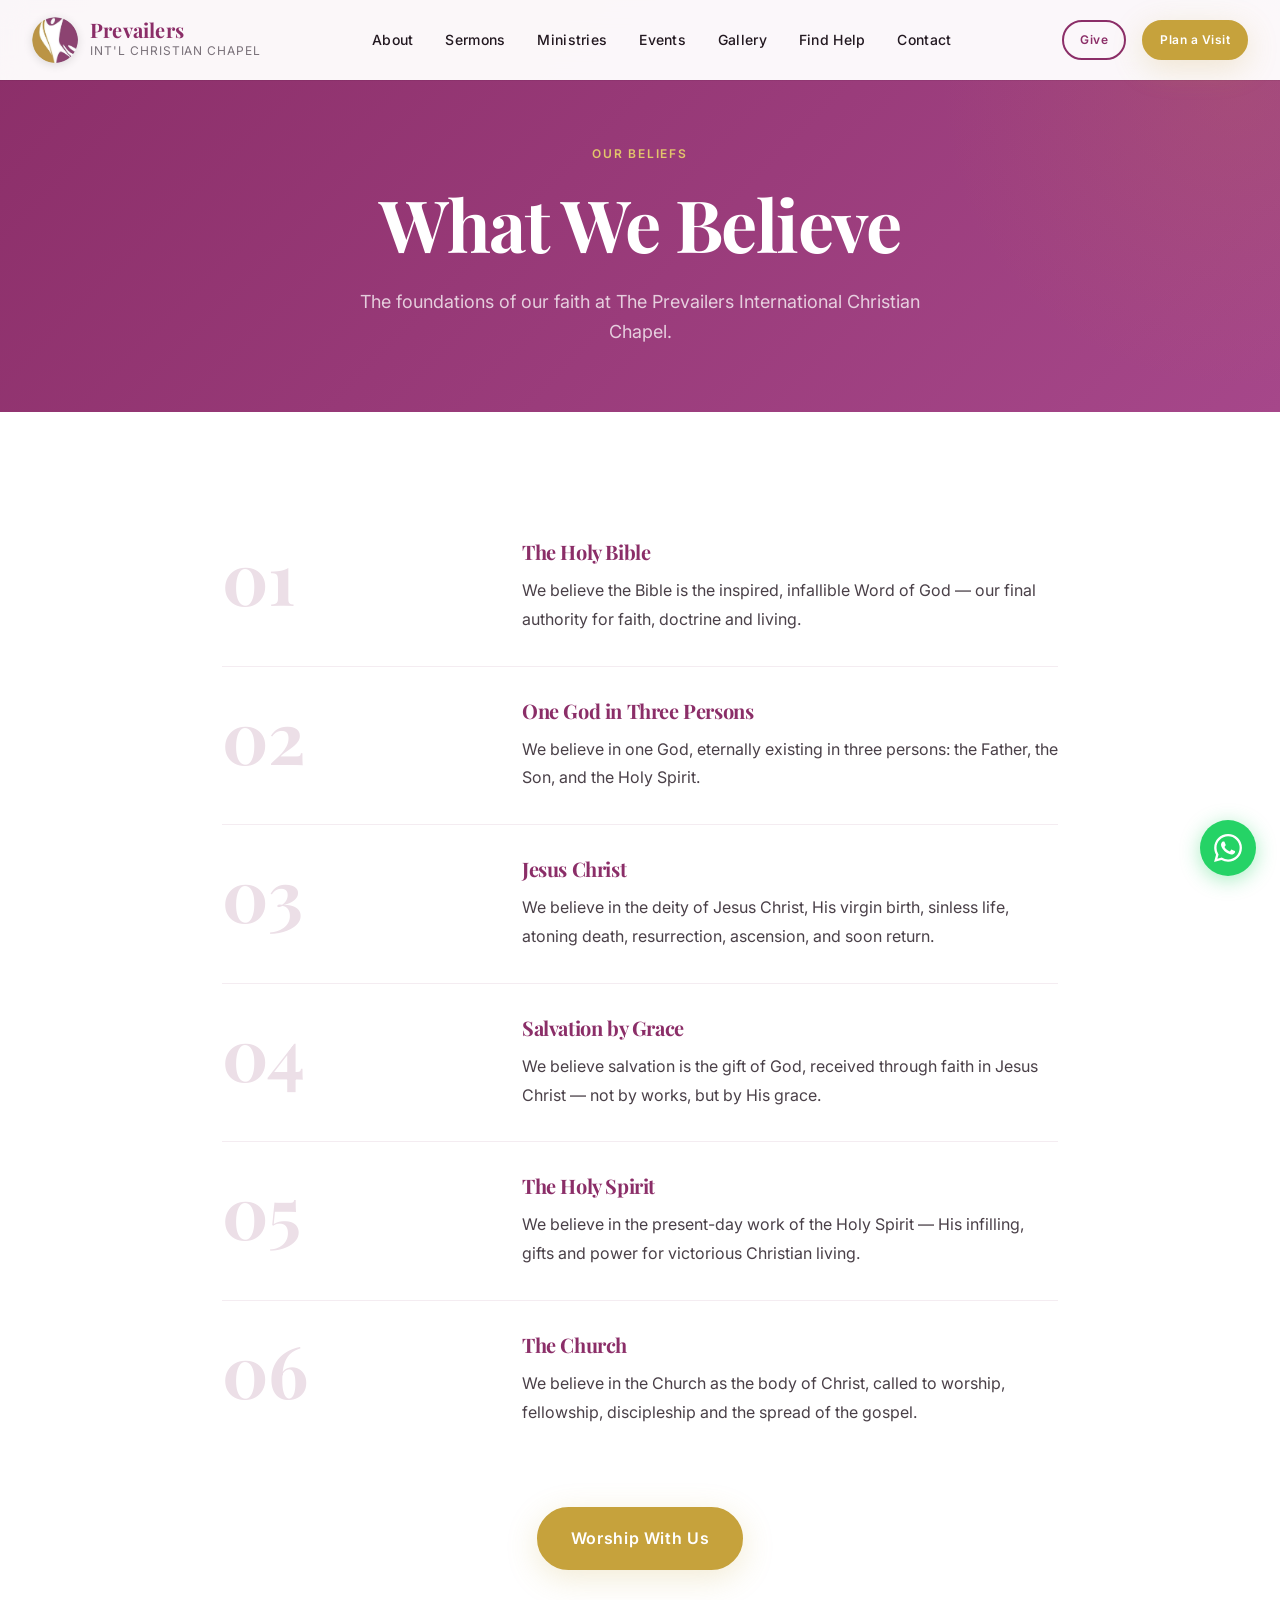
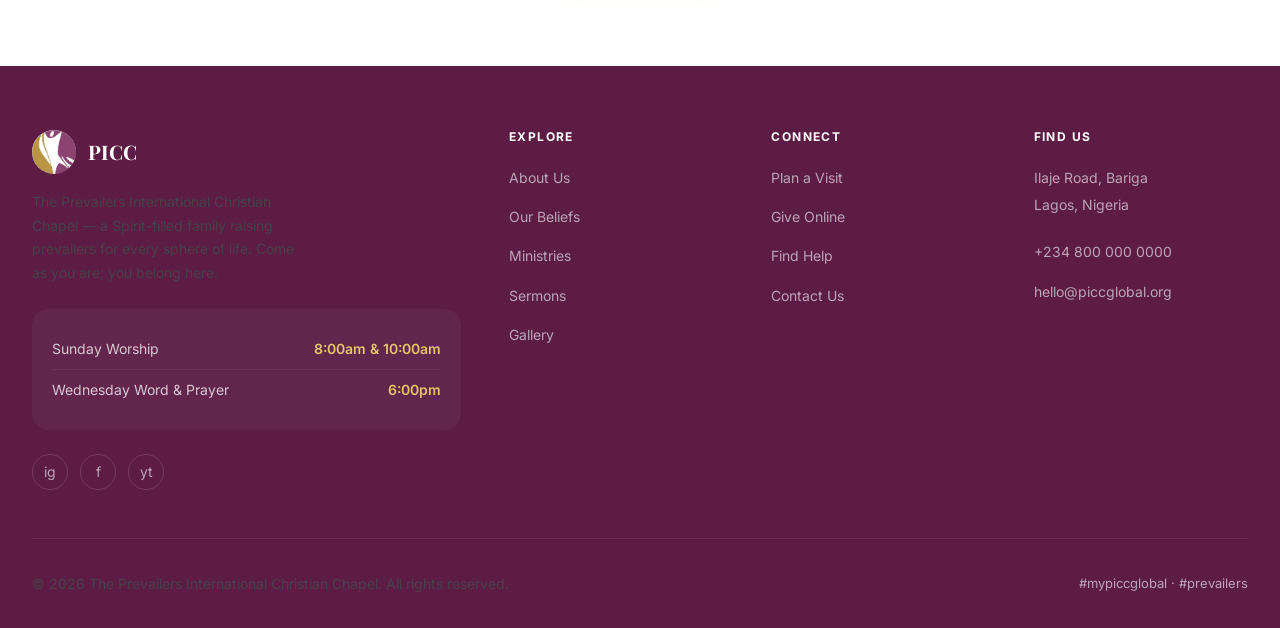
<file: beliefs.html>
﻿<!DOCTYPE html>
<html lang="en">
<head>
  <meta charset="UTF-8" />
  <meta name="viewport" content="width=device-width, initial-scale=1.0" />
  <meta name="description" content="What we believe at The Prevailers International Christian Chapel (PICC), Bariga, Lagos." />
  <title>Our Beliefs &mdash; The Prevailers International Christian Chapel (PICC)</title>
  <link rel="icon" type="image/png" sizes="32x32" href="assets/img/favicon-32.png" />
  <link rel="apple-touch-icon" href="assets/img/favicon-180.png" />
  <link rel="preconnect" href="https://fonts.googleapis.com" />
  <link rel="preconnect" href="https://fonts.gstatic.com" crossorigin />
  <link href="https://fonts.googleapis.com/css2?family=Playfair+Display:ital,wght@0,700;0,800;1,700&family=Inter:wght@400;500;600&display=swap" rel="stylesheet" />
  <link rel="stylesheet" href="css/style.css" />
</head>
<body>  <nav class="nav nav--scrolled" id="main-nav" data-transparent="false">
    <div class="nav__inner">
      <a href="index.html" class="nav__logo">
        <img src="assets/img/logo.jpg" alt="PICC logo" class="nav__logo-img" />
        <div>
          <div class="nav__logo-text">Prevailers</div>
          <div class="nav__logo-sub">Int'l Christian Chapel</div>
        </div>
      </a>
      <ul class="nav__links">
        <li><a href="about.html" class="nav__link">About</a></li>
        <li><a href="sermons.html" class="nav__link">Sermons</a></li>
        <li><a href="ministries.html" class="nav__link">Ministries</a></li>
        <li><a href="events.html" class="nav__link">Events</a></li>
        <li><a href="gallery.html" class="nav__link">Gallery</a></li>
        <li><a href="find-help.html" class="nav__link nav__link--find-help">Find Help</a></li>
        <li><a href="contact.html" class="nav__link">Contact</a></li>
      </ul>
      <div class="nav__actions">
        <a href="give.html" class="btn btn--secondary btn--sm">Give</a>
        <a href="plan-visit.html" class="btn btn--primary btn--sm">Plan a Visit</a>
        <button class="nav__menu-btn" id="menu-btn" aria-label="Open menu"><span></span><span></span><span></span></button>
      </div>
    </div>
  </nav>
  <div class="mobile-nav" id="mobile-nav">
    <button class="mobile-nav__close" id="mobile-nav-close">&#10005;</button>
    <ul class="mobile-nav__links">
      <li><a href="index.html" class="mobile-nav__link">Home</a></li>
      <li><a href="about.html" class="mobile-nav__link">About</a></li>
      <li><a href="sermons.html" class="mobile-nav__link">Sermons</a></li>
      <li><a href="ministries.html" class="mobile-nav__link">Ministries</a></li>
      <li><a href="events.html" class="mobile-nav__link">Events</a></li>
      <li><a href="gallery.html" class="mobile-nav__link">Gallery</a></li>
      <li><a href="find-help.html" class="mobile-nav__link mobile-nav__link--find-help">Find Help</a></li>
      <li><a href="plan-visit.html" class="mobile-nav__link">Plan a Visit</a></li>
      <li><a href="give.html" class="mobile-nav__link">Give</a></li>
      <li><a href="contact.html" class="mobile-nav__link">Contact</a></li>
    </ul>
  </div>
  <main>
    <header class="page-hero">
      <span class="page-hero__label">Our Beliefs</span>
      <h1 class="page-hero__title">What We Believe</h1>
      <p class="page-hero__subtitle">The foundations of our faith at The Prevailers International Christian Chapel.</p>
    </header>

    <section class="section">
      <div class="container container--narrow">
        <div class="reveal">
          <div class="belief-item"><div class="belief-item__number">01</div><div><h3 class="belief-item__title">The Holy Bible</h3><p class="belief-item__desc">We believe the Bible is the inspired, infallible Word of God &mdash; our final authority for faith, doctrine and living.</p></div></div>
          <div class="belief-item"><div class="belief-item__number">02</div><div><h3 class="belief-item__title">One God in Three Persons</h3><p class="belief-item__desc">We believe in one God, eternally existing in three persons: the Father, the Son, and the Holy Spirit.</p></div></div>
          <div class="belief-item"><div class="belief-item__number">03</div><div><h3 class="belief-item__title">Jesus Christ</h3><p class="belief-item__desc">We believe in the deity of Jesus Christ, His virgin birth, sinless life, atoning death, resurrection, ascension, and soon return.</p></div></div>
          <div class="belief-item"><div class="belief-item__number">04</div><div><h3 class="belief-item__title">Salvation by Grace</h3><p class="belief-item__desc">We believe salvation is the gift of God, received through faith in Jesus Christ &mdash; not by works, but by His grace.</p></div></div>
          <div class="belief-item"><div class="belief-item__number">05</div><div><h3 class="belief-item__title">The Holy Spirit</h3><p class="belief-item__desc">We believe in the present-day work of the Holy Spirit &mdash; His infilling, gifts and power for victorious Christian living.</p></div></div>
          <div class="belief-item"><div class="belief-item__number">06</div><div><h3 class="belief-item__title">The Church</h3><p class="belief-item__desc">We believe in the Church as the body of Christ, called to worship, fellowship, discipleship and the spread of the gospel.</p></div></div>
        </div>
        <div style="text-align:center;margin-top:48px;" class="reveal">
          <a href="plan-visit.html" class="btn btn--primary btn--lg">Worship With Us</a>
        </div>
      </div>
    </section>
  </main>
  <footer class="footer">
    <div class="container">
      <div class="footer__grid">
        <div class="footer__brand">
          <a href="index.html" class="footer__logo">
            <img src="assets/img/logo.jpg" alt="PICC logo" class="footer__logo-img" />
            <span class="footer__logo-name">PICC</span>
          </a>
          <p class="footer__tagline">The Prevailers International Christian Chapel &mdash; a Spirit-filled family raising prevailers for every sphere of life. Come as you are; you belong here.</p>
          <div class="footer__service-times">
            <div class="footer__service-time"><span>Sunday Worship</span><span>8:00am &amp; 10:00am</span></div>
            <div class="footer__service-time"><span>Wednesday Word &amp; Prayer</span><span>6:00pm</span></div>
          </div>
          <div class="footer__socials mt-6">
            <a href="https://www.instagram.com/explore/locations/101768171449928/" target="_blank" rel="noopener" class="footer__social" aria-label="Instagram">ig</a>
            <a href="https://www.facebook.com/groups/1836412196507492/" target="_blank" rel="noopener" class="footer__social" aria-label="Facebook">f</a>
            <a href="#" class="footer__social" aria-label="YouTube">yt</a>
          </div>
        </div>
        <div>
          <h4 class="footer__col-title">Explore</h4>
          <ul class="footer__links">
            <li><a href="about.html" class="footer__link">About Us</a></li>
            <li><a href="beliefs.html" class="footer__link">Our Beliefs</a></li>
            <li><a href="ministries.html" class="footer__link">Ministries</a></li>
            <li><a href="sermons.html" class="footer__link">Sermons</a></li>
            <li><a href="gallery.html" class="footer__link">Gallery</a></li>
          </ul>
        </div>
        <div>
          <h4 class="footer__col-title">Connect</h4>
          <ul class="footer__links">
            <li><a href="plan-visit.html" class="footer__link">Plan a Visit</a></li>
            <li><a href="give.html" class="footer__link">Give Online</a></li>
            <li><a href="find-help.html" class="footer__link">Find Help</a></li>
            <li><a href="contact.html" class="footer__link">Contact Us</a></li>
          </ul>
        </div>
        <div>
          <h4 class="footer__col-title">Find Us</h4>
          <ul class="footer__links">
            <li><span class="footer__link" style="cursor:default;color:rgba(255,255,255,0.6);">Ilaje Road, Bariga<br>Lagos, Nigeria</span></li>
            <li style="margin-top:8px;"><a href="tel:+2348000000000" class="footer__link">+234 800 000 0000</a></li>
            <li><a href="mailto:hello@piccglobal.org" class="footer__link">hello@piccglobal.org</a></li>
          </ul>
        </div>
      </div>
      <div class="footer__bottom">
        <p>&copy; 2026 The Prevailers International Christian Chapel. All rights reserved.</p>
        <div style="display:flex;gap:16px;"><span class="footer__link" style="font-size:13px;">#mypiccglobal &middot; #prevailers</span></div>
      </div>
    </div>
  </footer>
  <a href="https://wa.me/2348000000000" class="whatsapp-float" target="_blank" rel="noopener" aria-label="Chat on WhatsApp">
    <svg viewBox="0 0 24 24" xmlns="http://www.w3.org/2000/svg"><path d="M17.472 14.382c-.297-.149-1.758-.867-2.03-.967-.273-.099-.471-.148-.67.15-.197.297-.767.966-.94 1.164-.173.199-.347.223-.644.075-.297-.15-1.255-.463-2.39-1.475-.883-.788-1.48-1.761-1.653-2.059-.173-.297-.018-.458.13-.606.134-.133.298-.347.446-.52.149-.174.198-.298.298-.497.099-.198.05-.371-.025-.52-.075-.149-.669-1.612-.916-2.207-.242-.579-.487-.5-.669-.51-.173-.008-.371-.01-.57-.01-.198 0-.52.074-.792.372-.272.297-1.04 1.016-1.04 2.479 0 1.462 1.065 2.875 1.213 3.074.149.198 2.096 3.2 5.077 4.487.709.306 1.262.489 1.694.625.712.227 1.36.195 1.871.118.571-.085 1.758-.719 2.006-1.413.248-.694.248-1.289.173-1.413-.074-.124-.272-.198-.57-.347m-5.421 7.403h-.004a9.87 9.87 0 01-5.031-1.378l-.361-.214-3.741.982.998-3.648-.235-.374a9.86 9.86 0 01-1.51-5.26c.001-5.45 4.436-9.884 9.888-9.884 2.64 0 5.122 1.03 6.988 2.898a9.825 9.825 0 012.893 6.994c-.003 5.45-4.437 9.884-9.885 9.884m8.413-18.297A11.815 11.815 0 0012.05 0C5.495 0 .16 5.335.157 11.892c0 2.096.547 4.142 1.588 5.945L.057 24l6.305-1.654a11.882 11.882 0 005.683 1.448h.005c6.554 0 11.89-5.335 11.893-11.893a11.821 11.821 0 00-3.48-8.413z"/></svg>
  </a>
  <script src="js/main.js"></script>
</body>
</html>
</file>
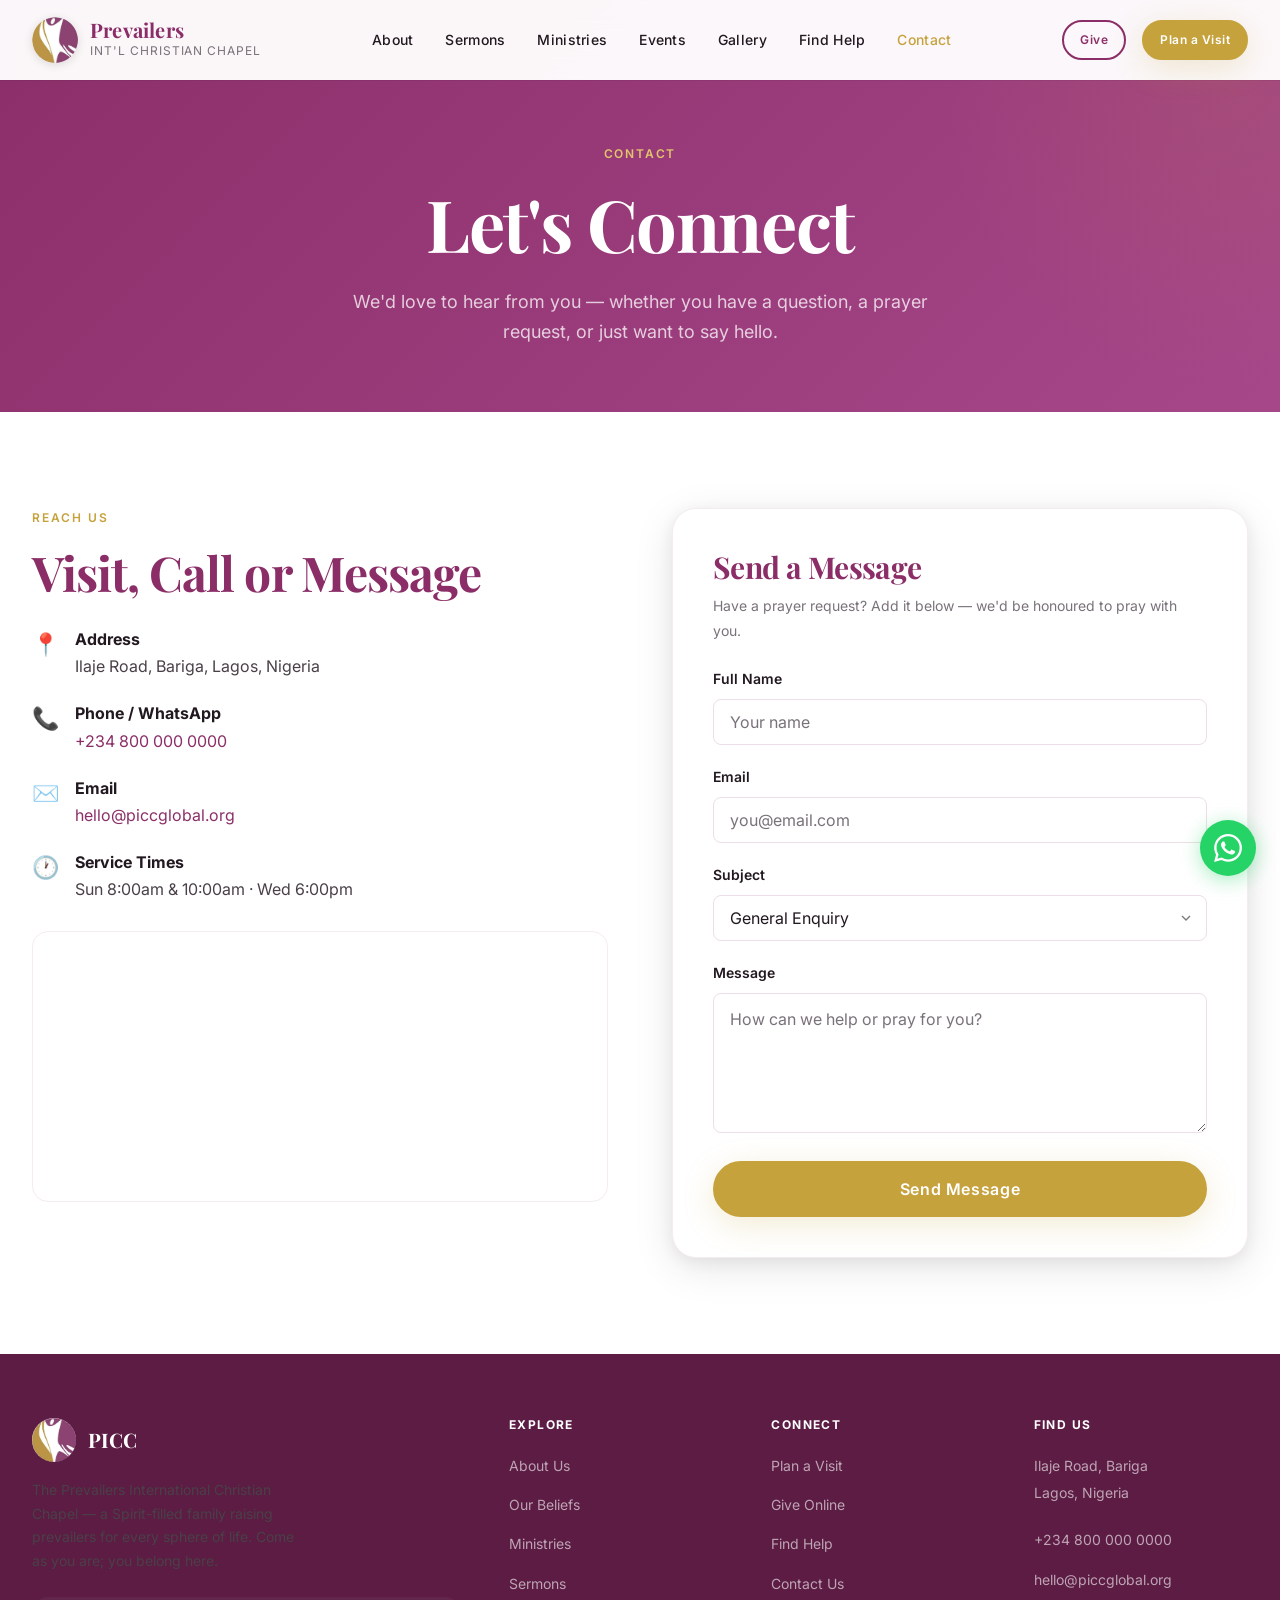
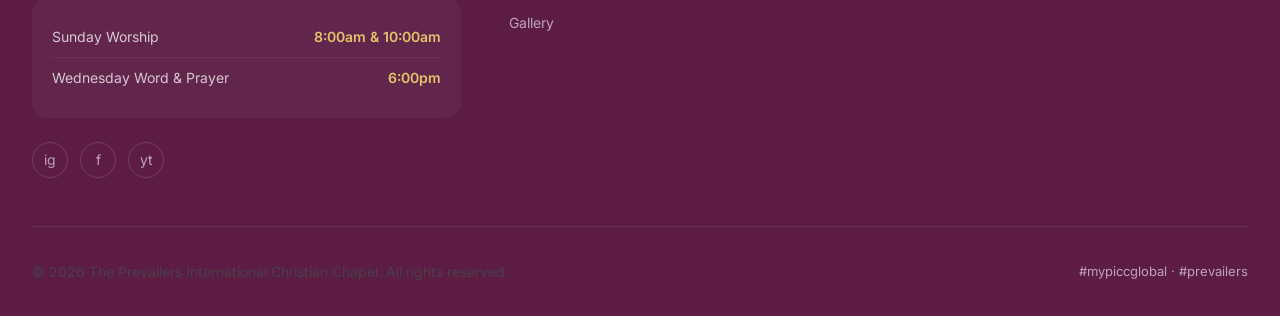
<file: contact.html>
﻿<!DOCTYPE html>
<html lang="en">
<head>
  <meta charset="UTF-8" />
  <meta name="viewport" content="width=device-width, initial-scale=1.0" />
  <meta name="description" content="Contact The Prevailers International Christian Chapel (PICC) on Ilaje Road, Bariga, Lagos. Send a prayer request or plan your visit." />
  <title>Contact &mdash; The Prevailers International Christian Chapel (PICC)</title>
  <link rel="icon" type="image/png" sizes="32x32" href="assets/img/favicon-32.png" />
  <link rel="apple-touch-icon" href="assets/img/favicon-180.png" />
  <link rel="preconnect" href="https://fonts.googleapis.com" />
  <link rel="preconnect" href="https://fonts.gstatic.com" crossorigin />
  <link href="https://fonts.googleapis.com/css2?family=Playfair+Display:ital,wght@0,700;0,800;1,700&family=Inter:wght@400;500;600&display=swap" rel="stylesheet" />
  <link rel="stylesheet" href="css/style.css" />
</head>
<body>  <nav class="nav nav--scrolled" id="main-nav" data-transparent="false">
    <div class="nav__inner">
      <a href="index.html" class="nav__logo">
        <img src="assets/img/logo.jpg" alt="PICC logo" class="nav__logo-img" />
        <div>
          <div class="nav__logo-text">Prevailers</div>
          <div class="nav__logo-sub">Int'l Christian Chapel</div>
        </div>
      </a>
      <ul class="nav__links">
        <li><a href="about.html" class="nav__link">About</a></li>
        <li><a href="sermons.html" class="nav__link">Sermons</a></li>
        <li><a href="ministries.html" class="nav__link">Ministries</a></li>
        <li><a href="events.html" class="nav__link">Events</a></li>
        <li><a href="gallery.html" class="nav__link">Gallery</a></li>
        <li><a href="find-help.html" class="nav__link nav__link--find-help">Find Help</a></li>
        <li><a href="contact.html" class="nav__link">Contact</a></li>
      </ul>
      <div class="nav__actions">
        <a href="give.html" class="btn btn--secondary btn--sm">Give</a>
        <a href="plan-visit.html" class="btn btn--primary btn--sm">Plan a Visit</a>
        <button class="nav__menu-btn" id="menu-btn" aria-label="Open menu"><span></span><span></span><span></span></button>
      </div>
    </div>
  </nav>
  <div class="mobile-nav" id="mobile-nav">
    <button class="mobile-nav__close" id="mobile-nav-close">&#10005;</button>
    <ul class="mobile-nav__links">
      <li><a href="index.html" class="mobile-nav__link">Home</a></li>
      <li><a href="about.html" class="mobile-nav__link">About</a></li>
      <li><a href="sermons.html" class="mobile-nav__link">Sermons</a></li>
      <li><a href="ministries.html" class="mobile-nav__link">Ministries</a></li>
      <li><a href="events.html" class="mobile-nav__link">Events</a></li>
      <li><a href="gallery.html" class="mobile-nav__link">Gallery</a></li>
      <li><a href="find-help.html" class="mobile-nav__link mobile-nav__link--find-help">Find Help</a></li>
      <li><a href="plan-visit.html" class="mobile-nav__link">Plan a Visit</a></li>
      <li><a href="give.html" class="mobile-nav__link">Give</a></li>
      <li><a href="contact.html" class="mobile-nav__link">Contact</a></li>
    </ul>
  </div>
  <main>
    <header class="page-hero">
      <span class="page-hero__label">Contact</span>
      <h1 class="page-hero__title">Let's Connect</h1>
      <p class="page-hero__subtitle">We'd love to hear from you &mdash; whether you have a question, a prayer request, or just want to say hello.</p>
    </header>

    <section class="section">
      <div class="container">
        <div class="stack-mobile" style="display:grid;grid-template-columns:1fr 1fr;gap:64px;align-items:start;">
          <div class="reveal">
            <span class="section-header__label">Reach Us</span>
            <h2 style="margin-bottom:24px;">Visit, Call or Message</h2>
            <div style="display:flex;flex-direction:column;gap:20px;">
              <div style="display:flex;gap:16px;align-items:flex-start;"><span style="font-size:22px;">&#128205;</span><div><strong>Address</strong><br><span style="color:var(--color-text-soft);">Ilaje Road, Bariga, Lagos, Nigeria</span></div></div>
              <div style="display:flex;gap:16px;align-items:flex-start;"><span style="font-size:22px;">&#128222;</span><div><strong>Phone / WhatsApp</strong><br><a href="tel:+2348000000000" style="color:var(--color-primary);">+234 800 000 0000</a></div></div>
              <div style="display:flex;gap:16px;align-items:flex-start;"><span style="font-size:22px;">&#9993;&#65039;</span><div><strong>Email</strong><br><a href="mailto:hello@piccglobal.org" style="color:var(--color-primary);">hello@piccglobal.org</a></div></div>
              <div style="display:flex;gap:16px;align-items:flex-start;"><span style="font-size:22px;">&#128336;</span><div><strong>Service Times</strong><br><span style="color:var(--color-text-soft);">Sun 8:00am &amp; 10:00am &middot; Wed 6:00pm</span></div></div>
            </div>
            <div style="margin-top:28px;border-radius:16px;overflow:hidden;border:1px solid var(--color-border-light);">
              <iframe title="PICC location" src="https://www.google.com/maps?q=Ilaje+Road+Bariga+Lagos&output=embed" style="width:100%;height:260px;border:0;" loading="lazy"></iframe>
            </div>
          </div>

          <div class="reveal" style="background:white;border-radius:24px;padding:40px;box-shadow:var(--shadow-lg);border:1px solid var(--color-border-light);">
            <h3 style="margin-bottom:8px;">Send a Message</h3>
            <p style="font-size:14px;color:var(--color-muted);margin-bottom:24px;">Have a prayer request? Add it below &mdash; we'd be honoured to pray with you.</p>
            <form id="contact-form">
              <div class="form-group"><label class="form-label" for="cn">Full Name</label><input id="cn" class="form-input" placeholder="Your name" required /></div>
              <div class="form-group"><label class="form-label" for="ce">Email</label><input type="email" id="ce" class="form-input" placeholder="you@email.com" required /></div>
              <div class="form-group"><label class="form-label" for="cs">Subject</label><select id="cs" class="form-select"><option>General Enquiry</option><option>Prayer Request</option><option>Plan a Visit</option><option>Join a Ministry</option><option>Giving</option></select></div>
              <div class="form-group"><label class="form-label" for="cm">Message</label><textarea id="cm" class="form-textarea" placeholder="How can we help or pray for you?" required></textarea></div>
              <button type="submit" class="btn btn--primary btn--full btn--lg">Send Message</button>
            </form>
          </div>
        </div>
      </div>
    </section>
  </main>
  <footer class="footer">
    <div class="container">
      <div class="footer__grid">
        <div class="footer__brand">
          <a href="index.html" class="footer__logo">
            <img src="assets/img/logo.jpg" alt="PICC logo" class="footer__logo-img" />
            <span class="footer__logo-name">PICC</span>
          </a>
          <p class="footer__tagline">The Prevailers International Christian Chapel &mdash; a Spirit-filled family raising prevailers for every sphere of life. Come as you are; you belong here.</p>
          <div class="footer__service-times">
            <div class="footer__service-time"><span>Sunday Worship</span><span>8:00am &amp; 10:00am</span></div>
            <div class="footer__service-time"><span>Wednesday Word &amp; Prayer</span><span>6:00pm</span></div>
          </div>
          <div class="footer__socials mt-6">
            <a href="https://www.instagram.com/explore/locations/101768171449928/" target="_blank" rel="noopener" class="footer__social" aria-label="Instagram">ig</a>
            <a href="https://www.facebook.com/groups/1836412196507492/" target="_blank" rel="noopener" class="footer__social" aria-label="Facebook">f</a>
            <a href="#" class="footer__social" aria-label="YouTube">yt</a>
          </div>
        </div>
        <div>
          <h4 class="footer__col-title">Explore</h4>
          <ul class="footer__links">
            <li><a href="about.html" class="footer__link">About Us</a></li>
            <li><a href="beliefs.html" class="footer__link">Our Beliefs</a></li>
            <li><a href="ministries.html" class="footer__link">Ministries</a></li>
            <li><a href="sermons.html" class="footer__link">Sermons</a></li>
            <li><a href="gallery.html" class="footer__link">Gallery</a></li>
          </ul>
        </div>
        <div>
          <h4 class="footer__col-title">Connect</h4>
          <ul class="footer__links">
            <li><a href="plan-visit.html" class="footer__link">Plan a Visit</a></li>
            <li><a href="give.html" class="footer__link">Give Online</a></li>
            <li><a href="find-help.html" class="footer__link">Find Help</a></li>
            <li><a href="contact.html" class="footer__link">Contact Us</a></li>
          </ul>
        </div>
        <div>
          <h4 class="footer__col-title">Find Us</h4>
          <ul class="footer__links">
            <li><span class="footer__link" style="cursor:default;color:rgba(255,255,255,0.6);">Ilaje Road, Bariga<br>Lagos, Nigeria</span></li>
            <li style="margin-top:8px;"><a href="tel:+2348000000000" class="footer__link">+234 800 000 0000</a></li>
            <li><a href="mailto:hello@piccglobal.org" class="footer__link">hello@piccglobal.org</a></li>
          </ul>
        </div>
      </div>
      <div class="footer__bottom">
        <p>&copy; 2026 The Prevailers International Christian Chapel. All rights reserved.</p>
        <div style="display:flex;gap:16px;"><span class="footer__link" style="font-size:13px;">#mypiccglobal &middot; #prevailers</span></div>
      </div>
    </div>
  </footer>
  <a href="https://wa.me/2348000000000" class="whatsapp-float" target="_blank" rel="noopener" aria-label="Chat on WhatsApp">
    <svg viewBox="0 0 24 24" xmlns="http://www.w3.org/2000/svg"><path d="M17.472 14.382c-.297-.149-1.758-.867-2.03-.967-.273-.099-.471-.148-.67.15-.197.297-.767.966-.94 1.164-.173.199-.347.223-.644.075-.297-.15-1.255-.463-2.39-1.475-.883-.788-1.48-1.761-1.653-2.059-.173-.297-.018-.458.13-.606.134-.133.298-.347.446-.52.149-.174.198-.298.298-.497.099-.198.05-.371-.025-.52-.075-.149-.669-1.612-.916-2.207-.242-.579-.487-.5-.669-.51-.173-.008-.371-.01-.57-.01-.198 0-.52.074-.792.372-.272.297-1.04 1.016-1.04 2.479 0 1.462 1.065 2.875 1.213 3.074.149.198 2.096 3.2 5.077 4.487.709.306 1.262.489 1.694.625.712.227 1.36.195 1.871.118.571-.085 1.758-.719 2.006-1.413.248-.694.248-1.289.173-1.413-.074-.124-.272-.198-.57-.347m-5.421 7.403h-.004a9.87 9.87 0 01-5.031-1.378l-.361-.214-3.741.982.998-3.648-.235-.374a9.86 9.86 0 01-1.51-5.26c.001-5.45 4.436-9.884 9.888-9.884 2.64 0 5.122 1.03 6.988 2.898a9.825 9.825 0 012.893 6.994c-.003 5.45-4.437 9.884-9.885 9.884m8.413-18.297A11.815 11.815 0 0012.05 0C5.495 0 .16 5.335.157 11.892c0 2.096.547 4.142 1.588 5.945L.057 24l6.305-1.654a11.882 11.882 0 005.683 1.448h.005c6.554 0 11.89-5.335 11.893-11.893a11.821 11.821 0 00-3.48-8.413z"/></svg>
  </a>
  <script src="js/main.js"></script>
</body>
</html>
</file>
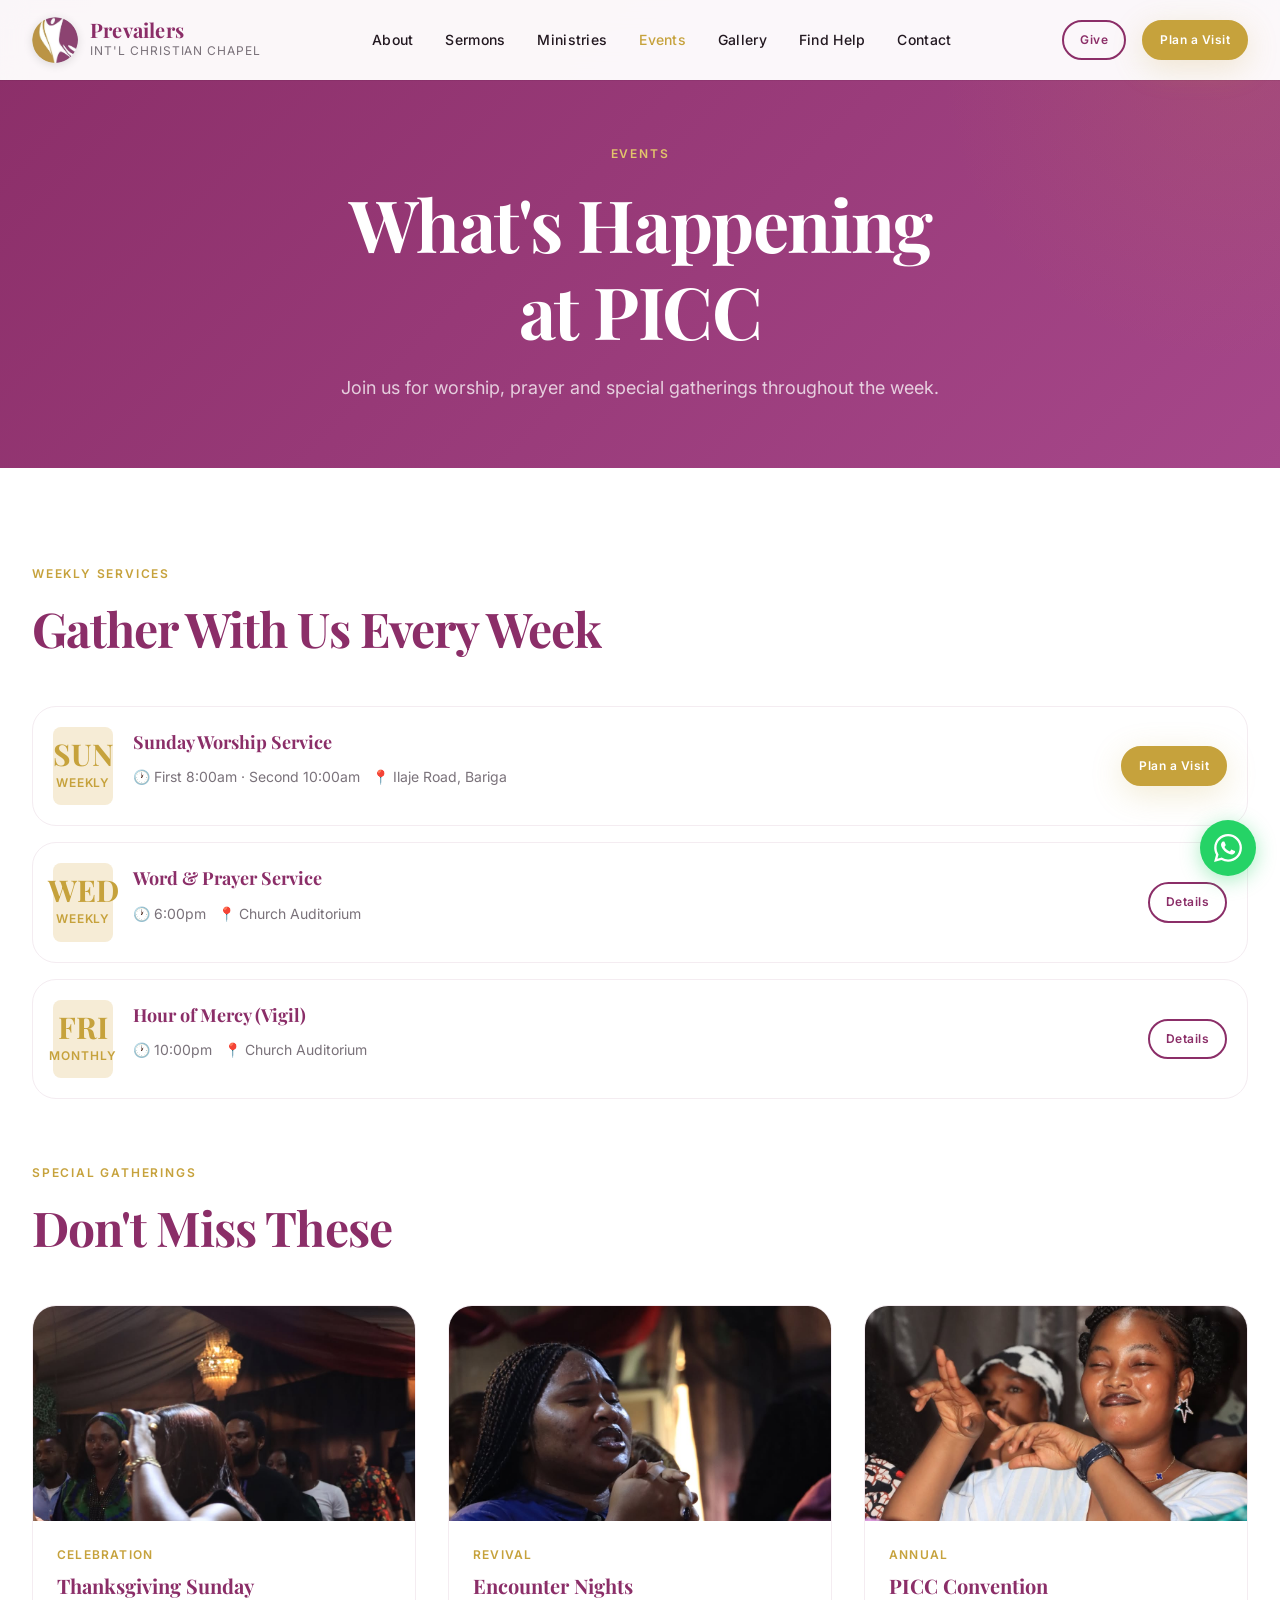
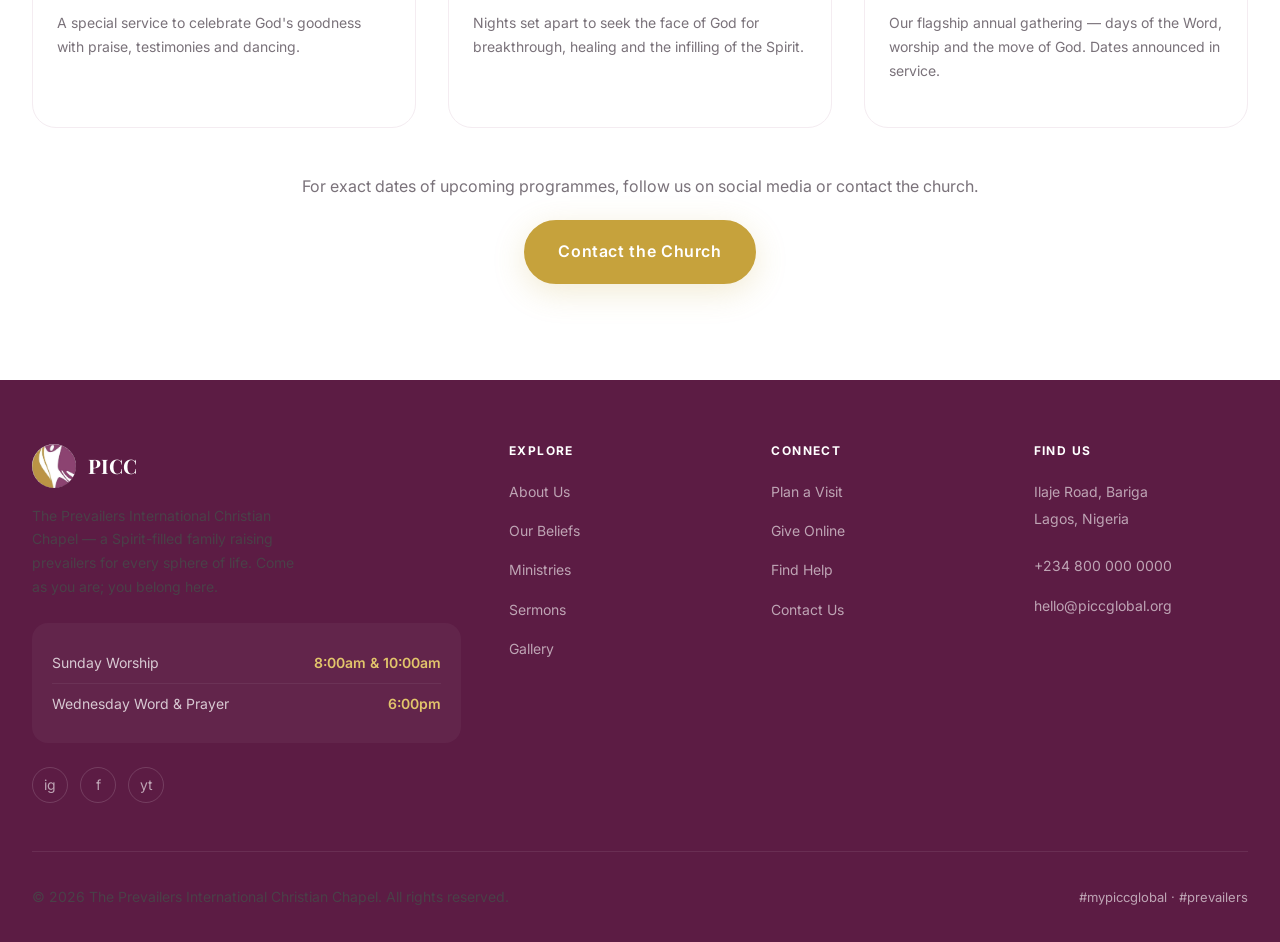
<file: events.html>
﻿<!DOCTYPE html>
<html lang="en">
<head>
  <meta charset="UTF-8" />
  <meta name="viewport" content="width=device-width, initial-scale=1.0" />
  <meta name="description" content="Weekly services and special events at The Prevailers International Christian Chapel (PICC), Bariga, Lagos." />
  <title>Events &mdash; The Prevailers International Christian Chapel (PICC)</title>
  <link rel="icon" type="image/png" sizes="32x32" href="assets/img/favicon-32.png" />
  <link rel="apple-touch-icon" href="assets/img/favicon-180.png" />
  <link rel="preconnect" href="https://fonts.googleapis.com" />
  <link rel="preconnect" href="https://fonts.gstatic.com" crossorigin />
  <link href="https://fonts.googleapis.com/css2?family=Playfair+Display:ital,wght@0,700;0,800;1,700&family=Inter:wght@400;500;600&display=swap" rel="stylesheet" />
  <link rel="stylesheet" href="css/style.css" />
</head>
<body>  <nav class="nav nav--scrolled" id="main-nav" data-transparent="false">
    <div class="nav__inner">
      <a href="index.html" class="nav__logo">
        <img src="assets/img/logo.jpg" alt="PICC logo" class="nav__logo-img" />
        <div>
          <div class="nav__logo-text">Prevailers</div>
          <div class="nav__logo-sub">Int'l Christian Chapel</div>
        </div>
      </a>
      <ul class="nav__links">
        <li><a href="about.html" class="nav__link">About</a></li>
        <li><a href="sermons.html" class="nav__link">Sermons</a></li>
        <li><a href="ministries.html" class="nav__link">Ministries</a></li>
        <li><a href="events.html" class="nav__link">Events</a></li>
        <li><a href="gallery.html" class="nav__link">Gallery</a></li>
        <li><a href="find-help.html" class="nav__link nav__link--find-help">Find Help</a></li>
        <li><a href="contact.html" class="nav__link">Contact</a></li>
      </ul>
      <div class="nav__actions">
        <a href="give.html" class="btn btn--secondary btn--sm">Give</a>
        <a href="plan-visit.html" class="btn btn--primary btn--sm">Plan a Visit</a>
        <button class="nav__menu-btn" id="menu-btn" aria-label="Open menu"><span></span><span></span><span></span></button>
      </div>
    </div>
  </nav>
  <div class="mobile-nav" id="mobile-nav">
    <button class="mobile-nav__close" id="mobile-nav-close">&#10005;</button>
    <ul class="mobile-nav__links">
      <li><a href="index.html" class="mobile-nav__link">Home</a></li>
      <li><a href="about.html" class="mobile-nav__link">About</a></li>
      <li><a href="sermons.html" class="mobile-nav__link">Sermons</a></li>
      <li><a href="ministries.html" class="mobile-nav__link">Ministries</a></li>
      <li><a href="events.html" class="mobile-nav__link">Events</a></li>
      <li><a href="gallery.html" class="mobile-nav__link">Gallery</a></li>
      <li><a href="find-help.html" class="mobile-nav__link mobile-nav__link--find-help">Find Help</a></li>
      <li><a href="plan-visit.html" class="mobile-nav__link">Plan a Visit</a></li>
      <li><a href="give.html" class="mobile-nav__link">Give</a></li>
      <li><a href="contact.html" class="mobile-nav__link">Contact</a></li>
    </ul>
  </div>
  <main>
    <header class="page-hero">
      <span class="page-hero__label">Events</span>
      <h1 class="page-hero__title">What's Happening<br>at PICC</h1>
      <p class="page-hero__subtitle">Join us for worship, prayer and special gatherings throughout the week.</p>
    </header>

    <section class="section">
      <div class="container">
        <div class="section-header reveal"><span class="section-header__label">Weekly Services</span><h2>Gather With Us Every Week</h2></div>
        <div style="display:flex;flex-direction:column;gap:16px;" class="reveal">
          <div class="event-card"><div class="event-card__date"><div class="event-card__day">SUN</div><div class="event-card__month">Weekly</div></div><div class="event-card__body"><div class="event-card__title">Sunday Worship Service</div><div class="event-card__meta"><span>&#128336; First 8:00am &middot; Second 10:00am</span><span>&#128205; Ilaje Road, Bariga</span></div></div><a href="plan-visit.html" class="btn btn--primary btn--sm" style="flex-shrink:0;align-self:center;">Plan a Visit</a></div>
          <div class="event-card"><div class="event-card__date"><div class="event-card__day">WED</div><div class="event-card__month">Weekly</div></div><div class="event-card__body"><div class="event-card__title">Word &amp; Prayer Service</div><div class="event-card__meta"><span>&#128336; 6:00pm</span><span>&#128205; Church Auditorium</span></div></div><a href="contact.html" class="btn btn--secondary btn--sm" style="flex-shrink:0;align-self:center;">Details</a></div>
          <div class="event-card"><div class="event-card__date"><div class="event-card__day">FRI</div><div class="event-card__month">Monthly</div></div><div class="event-card__body"><div class="event-card__title">Hour of Mercy (Vigil)</div><div class="event-card__meta"><span>&#128336; 10:00pm</span><span>&#128205; Church Auditorium</span></div></div><a href="contact.html" class="btn btn--secondary btn--sm" style="flex-shrink:0;align-self:center;">Details</a></div>
        </div>

        <div class="section-header reveal" style="margin-top:64px;"><span class="section-header__label">Special Gatherings</span><h2>Don't Miss These</h2></div>
        <div class="grid grid-3 reveal">
          <div class="card"><img class="card__image" src="assets/img/praise-3.jpg" alt="Celebration service" style="object-position:center 20%;" /><div class="card__body"><span class="card__label">Celebration</span><div class="card__title">Thanksgiving Sunday</div><p class="card__text">A special service to celebrate God's goodness with praise, testimonies and dancing.</p></div></div>
          <div class="card"><img class="card__image" src="assets/img/worship-1.jpg" alt="Revival service" style="object-position:center 20%;" /><div class="card__body"><span class="card__label">Revival</span><div class="card__title">Encounter Nights</div><p class="card__text">Nights set apart to seek the face of God for breakthrough, healing and the infilling of the Spirit.</p></div></div>
          <div class="card"><img class="card__image" src="assets/img/praise-4.jpg" alt="Convention" style="object-position:center 20%;" /><div class="card__body"><span class="card__label">Annual</span><div class="card__title">PICC Convention</div><p class="card__text">Our flagship annual gathering &mdash; days of the Word, worship and the move of God. Dates announced in service.</p></div></div>
        </div>
        <div style="text-align:center;margin-top:44px;" class="reveal">
          <p style="margin-bottom:20px;color:var(--color-muted);">For exact dates of upcoming programmes, follow us on social media or contact the church.</p>
          <a href="contact.html" class="btn btn--primary btn--lg">Contact the Church</a>
        </div>
      </div>
    </section>
  </main>
  <footer class="footer">
    <div class="container">
      <div class="footer__grid">
        <div class="footer__brand">
          <a href="index.html" class="footer__logo">
            <img src="assets/img/logo.jpg" alt="PICC logo" class="footer__logo-img" />
            <span class="footer__logo-name">PICC</span>
          </a>
          <p class="footer__tagline">The Prevailers International Christian Chapel &mdash; a Spirit-filled family raising prevailers for every sphere of life. Come as you are; you belong here.</p>
          <div class="footer__service-times">
            <div class="footer__service-time"><span>Sunday Worship</span><span>8:00am &amp; 10:00am</span></div>
            <div class="footer__service-time"><span>Wednesday Word &amp; Prayer</span><span>6:00pm</span></div>
          </div>
          <div class="footer__socials mt-6">
            <a href="https://www.instagram.com/explore/locations/101768171449928/" target="_blank" rel="noopener" class="footer__social" aria-label="Instagram">ig</a>
            <a href="https://www.facebook.com/groups/1836412196507492/" target="_blank" rel="noopener" class="footer__social" aria-label="Facebook">f</a>
            <a href="#" class="footer__social" aria-label="YouTube">yt</a>
          </div>
        </div>
        <div>
          <h4 class="footer__col-title">Explore</h4>
          <ul class="footer__links">
            <li><a href="about.html" class="footer__link">About Us</a></li>
            <li><a href="beliefs.html" class="footer__link">Our Beliefs</a></li>
            <li><a href="ministries.html" class="footer__link">Ministries</a></li>
            <li><a href="sermons.html" class="footer__link">Sermons</a></li>
            <li><a href="gallery.html" class="footer__link">Gallery</a></li>
          </ul>
        </div>
        <div>
          <h4 class="footer__col-title">Connect</h4>
          <ul class="footer__links">
            <li><a href="plan-visit.html" class="footer__link">Plan a Visit</a></li>
            <li><a href="give.html" class="footer__link">Give Online</a></li>
            <li><a href="find-help.html" class="footer__link">Find Help</a></li>
            <li><a href="contact.html" class="footer__link">Contact Us</a></li>
          </ul>
        </div>
        <div>
          <h4 class="footer__col-title">Find Us</h4>
          <ul class="footer__links">
            <li><span class="footer__link" style="cursor:default;color:rgba(255,255,255,0.6);">Ilaje Road, Bariga<br>Lagos, Nigeria</span></li>
            <li style="margin-top:8px;"><a href="tel:+2348000000000" class="footer__link">+234 800 000 0000</a></li>
            <li><a href="mailto:hello@piccglobal.org" class="footer__link">hello@piccglobal.org</a></li>
          </ul>
        </div>
      </div>
      <div class="footer__bottom">
        <p>&copy; 2026 The Prevailers International Christian Chapel. All rights reserved.</p>
        <div style="display:flex;gap:16px;"><span class="footer__link" style="font-size:13px;">#mypiccglobal &middot; #prevailers</span></div>
      </div>
    </div>
  </footer>
  <a href="https://wa.me/2348000000000" class="whatsapp-float" target="_blank" rel="noopener" aria-label="Chat on WhatsApp">
    <svg viewBox="0 0 24 24" xmlns="http://www.w3.org/2000/svg"><path d="M17.472 14.382c-.297-.149-1.758-.867-2.03-.967-.273-.099-.471-.148-.67.15-.197.297-.767.966-.94 1.164-.173.199-.347.223-.644.075-.297-.15-1.255-.463-2.39-1.475-.883-.788-1.48-1.761-1.653-2.059-.173-.297-.018-.458.13-.606.134-.133.298-.347.446-.52.149-.174.198-.298.298-.497.099-.198.05-.371-.025-.52-.075-.149-.669-1.612-.916-2.207-.242-.579-.487-.5-.669-.51-.173-.008-.371-.01-.57-.01-.198 0-.52.074-.792.372-.272.297-1.04 1.016-1.04 2.479 0 1.462 1.065 2.875 1.213 3.074.149.198 2.096 3.2 5.077 4.487.709.306 1.262.489 1.694.625.712.227 1.36.195 1.871.118.571-.085 1.758-.719 2.006-1.413.248-.694.248-1.289.173-1.413-.074-.124-.272-.198-.57-.347m-5.421 7.403h-.004a9.87 9.87 0 01-5.031-1.378l-.361-.214-3.741.982.998-3.648-.235-.374a9.86 9.86 0 01-1.51-5.26c.001-5.45 4.436-9.884 9.888-9.884 2.64 0 5.122 1.03 6.988 2.898a9.825 9.825 0 012.893 6.994c-.003 5.45-4.437 9.884-9.885 9.884m8.413-18.297A11.815 11.815 0 0012.05 0C5.495 0 .16 5.335.157 11.892c0 2.096.547 4.142 1.588 5.945L.057 24l6.305-1.654a11.882 11.882 0 005.683 1.448h.005c6.554 0 11.89-5.335 11.893-11.893a11.821 11.821 0 00-3.48-8.413z"/></svg>
  </a>
  <script src="js/main.js"></script>
</body>
</html>
</file>
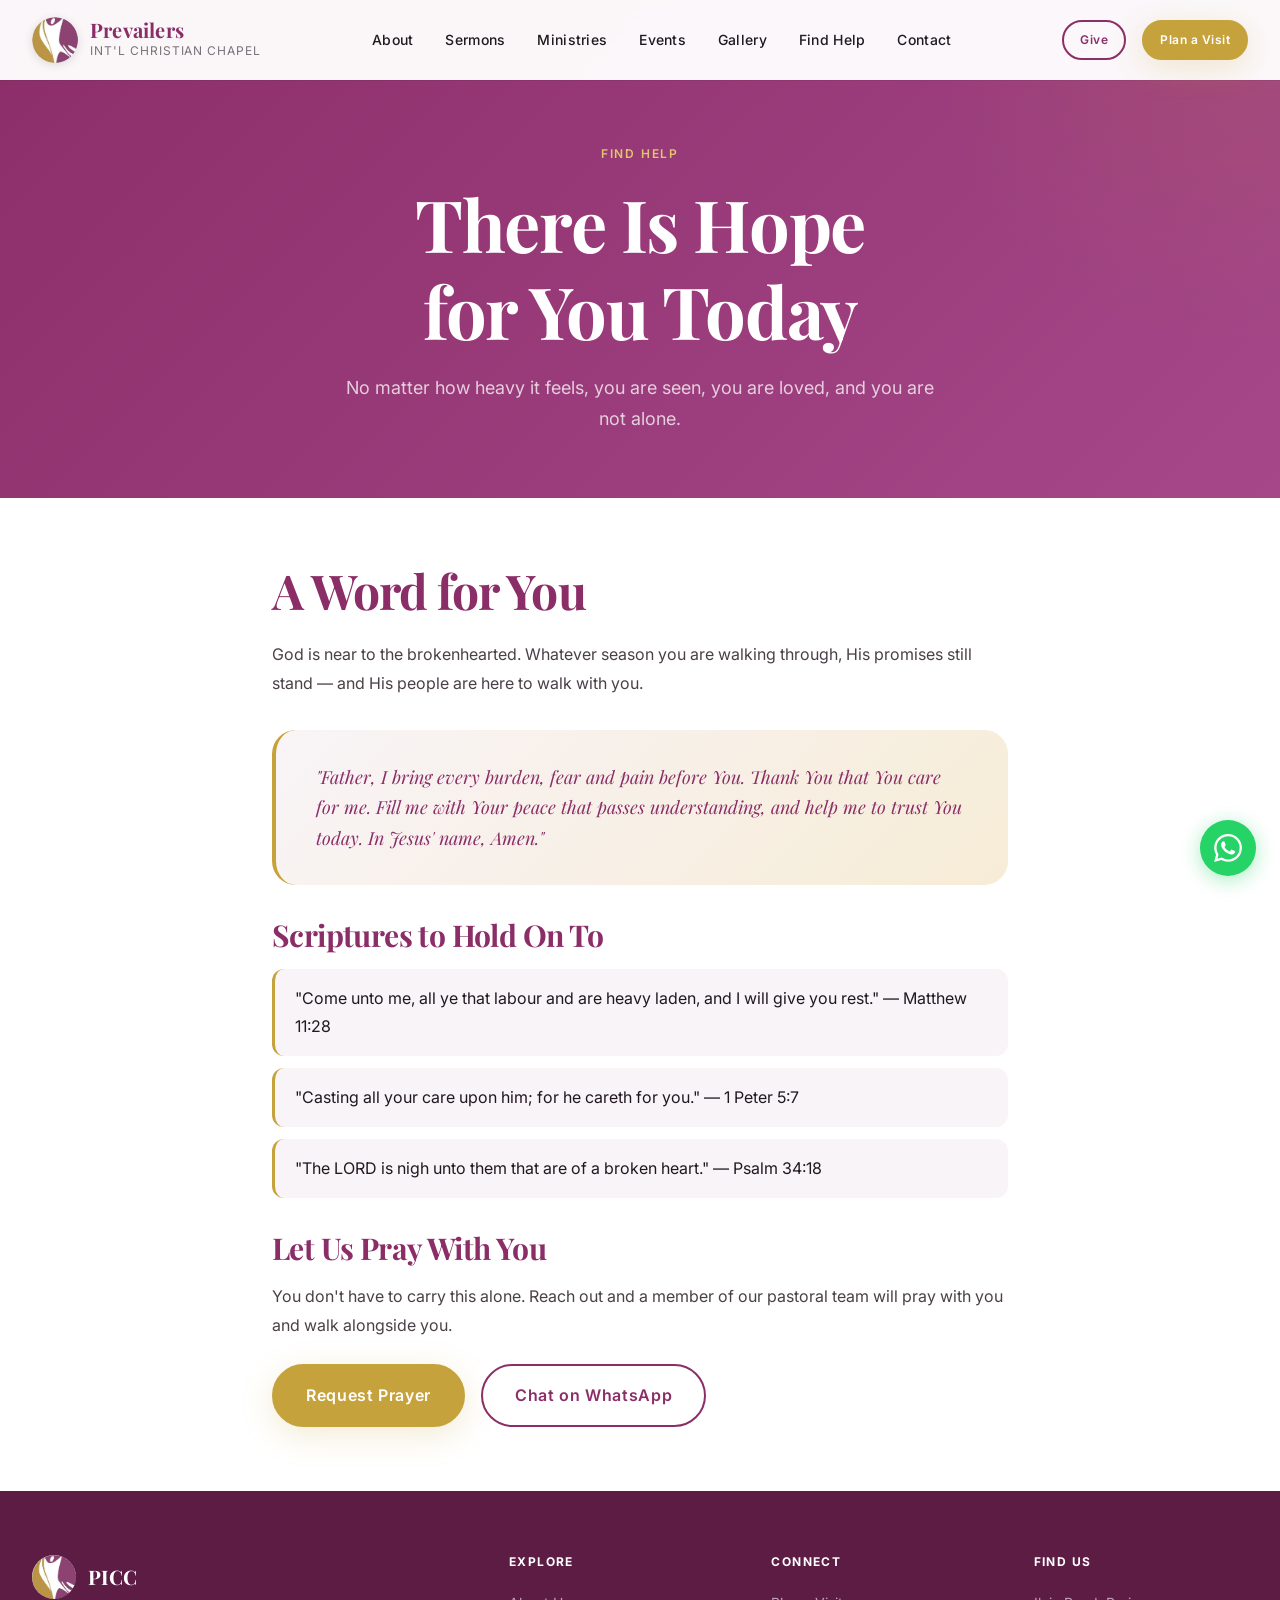
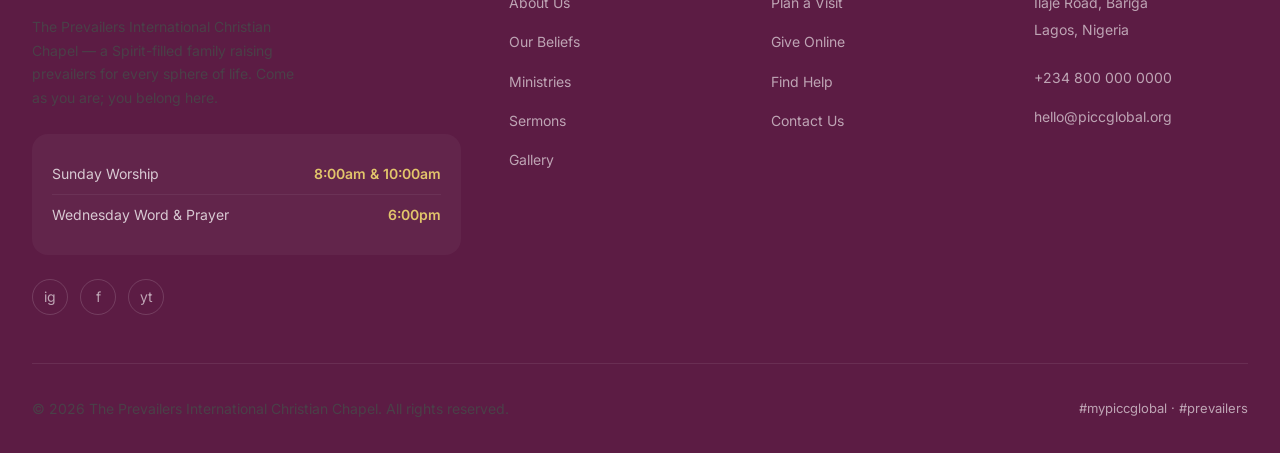
<file: find-help-detail.html>
﻿<!DOCTYPE html>
<html lang="en">
<head>
  <meta charset="UTF-8" />
  <meta name="viewport" content="width=device-width, initial-scale=1.0" />
  <meta name="description" content="A word, a prayer and a person for whatever you're facing &mdash; from The Prevailers International Christian Chapel (PICC), Lagos." />
  <title>Find Help &mdash; The Prevailers International Christian Chapel (PICC)</title>
  <link rel="icon" type="image/png" sizes="32x32" href="assets/img/favicon-32.png" />
  <link rel="apple-touch-icon" href="assets/img/favicon-180.png" />
  <link rel="preconnect" href="https://fonts.googleapis.com" />
  <link rel="preconnect" href="https://fonts.gstatic.com" crossorigin />
  <link href="https://fonts.googleapis.com/css2?family=Playfair+Display:ital,wght@0,700;0,800;1,700&family=Inter:wght@400;500;600&display=swap" rel="stylesheet" />
  <link rel="stylesheet" href="css/style.css" />
</head>
<body>  <nav class="nav nav--scrolled" id="main-nav" data-transparent="false">
    <div class="nav__inner">
      <a href="index.html" class="nav__logo">
        <img src="assets/img/logo.jpg" alt="PICC logo" class="nav__logo-img" />
        <div>
          <div class="nav__logo-text">Prevailers</div>
          <div class="nav__logo-sub">Int'l Christian Chapel</div>
        </div>
      </a>
      <ul class="nav__links">
        <li><a href="about.html" class="nav__link">About</a></li>
        <li><a href="sermons.html" class="nav__link">Sermons</a></li>
        <li><a href="ministries.html" class="nav__link">Ministries</a></li>
        <li><a href="events.html" class="nav__link">Events</a></li>
        <li><a href="gallery.html" class="nav__link">Gallery</a></li>
        <li><a href="find-help.html" class="nav__link nav__link--find-help">Find Help</a></li>
        <li><a href="contact.html" class="nav__link">Contact</a></li>
      </ul>
      <div class="nav__actions">
        <a href="give.html" class="btn btn--secondary btn--sm">Give</a>
        <a href="plan-visit.html" class="btn btn--primary btn--sm">Plan a Visit</a>
        <button class="nav__menu-btn" id="menu-btn" aria-label="Open menu"><span></span><span></span><span></span></button>
      </div>
    </div>
  </nav>
  <div class="mobile-nav" id="mobile-nav">
    <button class="mobile-nav__close" id="mobile-nav-close">&#10005;</button>
    <ul class="mobile-nav__links">
      <li><a href="index.html" class="mobile-nav__link">Home</a></li>
      <li><a href="about.html" class="mobile-nav__link">About</a></li>
      <li><a href="sermons.html" class="mobile-nav__link">Sermons</a></li>
      <li><a href="ministries.html" class="mobile-nav__link">Ministries</a></li>
      <li><a href="events.html" class="mobile-nav__link">Events</a></li>
      <li><a href="gallery.html" class="mobile-nav__link">Gallery</a></li>
      <li><a href="find-help.html" class="mobile-nav__link mobile-nav__link--find-help">Find Help</a></li>
      <li><a href="plan-visit.html" class="mobile-nav__link">Plan a Visit</a></li>
      <li><a href="give.html" class="mobile-nav__link">Give</a></li>
      <li><a href="contact.html" class="mobile-nav__link">Contact</a></li>
    </ul>
  </div>
  <main>
    <header class="page-hero">
      <span class="page-hero__label">Find Help</span>
      <h1 class="page-hero__title">There Is Hope<br>for You Today</h1>
      <p class="page-hero__subtitle">No matter how heavy it feels, you are seen, you are loved, and you are not alone.</p>
    </header>

    <div class="help-detail">
      <h2 class="help-detail__heading">A Word for You</h2>
      <p>God is near to the brokenhearted. Whatever season you are walking through, His promises still stand &mdash; and His people are here to walk with you.</p>

      <div class="help-detail__prayer">
        <p>"Father, I bring every burden, fear and pain before You. Thank You that You care for me. Fill me with Your peace that passes understanding, and help me to trust You today. In Jesus' name, Amen."</p>
      </div>

      <h3 style="margin:32px 0 16px;color:var(--color-primary);">Scriptures to Hold On To</h3>
      <ul style="display:flex;flex-direction:column;gap:12px;">
        <li style="padding:16px 20px;background:var(--color-warm);border-radius:12px;border-left:3px solid var(--color-accent);">"Come unto me, all ye that labour and are heavy laden, and I will give you rest." &mdash; Matthew 11:28</li>
        <li style="padding:16px 20px;background:var(--color-warm);border-radius:12px;border-left:3px solid var(--color-accent);">"Casting all your care upon him; for he careth for you." &mdash; 1 Peter 5:7</li>
        <li style="padding:16px 20px;background:var(--color-warm);border-radius:12px;border-left:3px solid var(--color-accent);">"The LORD is nigh unto them that are of a broken heart." &mdash; Psalm 34:18</li>
      </ul>

      <h3 style="margin:32px 0 16px;color:var(--color-primary);">Let Us Pray With You</h3>
      <p style="margin-bottom:24px;">You don't have to carry this alone. Reach out and a member of our pastoral team will pray with you and walk alongside you.</p>
      <div style="display:flex;gap:16px;flex-wrap:wrap;">
        <a href="contact.html#prayer" class="btn btn--primary btn--lg">Request Prayer</a>
        <a href="https://wa.me/2348000000000" target="_blank" rel="noopener" class="btn btn--secondary btn--lg">Chat on WhatsApp</a>
      </div>
    </div>
  </main>
  <footer class="footer">
    <div class="container">
      <div class="footer__grid">
        <div class="footer__brand">
          <a href="index.html" class="footer__logo">
            <img src="assets/img/logo.jpg" alt="PICC logo" class="footer__logo-img" />
            <span class="footer__logo-name">PICC</span>
          </a>
          <p class="footer__tagline">The Prevailers International Christian Chapel &mdash; a Spirit-filled family raising prevailers for every sphere of life. Come as you are; you belong here.</p>
          <div class="footer__service-times">
            <div class="footer__service-time"><span>Sunday Worship</span><span>8:00am &amp; 10:00am</span></div>
            <div class="footer__service-time"><span>Wednesday Word &amp; Prayer</span><span>6:00pm</span></div>
          </div>
          <div class="footer__socials mt-6">
            <a href="https://www.instagram.com/explore/locations/101768171449928/" target="_blank" rel="noopener" class="footer__social" aria-label="Instagram">ig</a>
            <a href="https://www.facebook.com/groups/1836412196507492/" target="_blank" rel="noopener" class="footer__social" aria-label="Facebook">f</a>
            <a href="#" class="footer__social" aria-label="YouTube">yt</a>
          </div>
        </div>
        <div>
          <h4 class="footer__col-title">Explore</h4>
          <ul class="footer__links">
            <li><a href="about.html" class="footer__link">About Us</a></li>
            <li><a href="beliefs.html" class="footer__link">Our Beliefs</a></li>
            <li><a href="ministries.html" class="footer__link">Ministries</a></li>
            <li><a href="sermons.html" class="footer__link">Sermons</a></li>
            <li><a href="gallery.html" class="footer__link">Gallery</a></li>
          </ul>
        </div>
        <div>
          <h4 class="footer__col-title">Connect</h4>
          <ul class="footer__links">
            <li><a href="plan-visit.html" class="footer__link">Plan a Visit</a></li>
            <li><a href="give.html" class="footer__link">Give Online</a></li>
            <li><a href="find-help.html" class="footer__link">Find Help</a></li>
            <li><a href="contact.html" class="footer__link">Contact Us</a></li>
          </ul>
        </div>
        <div>
          <h4 class="footer__col-title">Find Us</h4>
          <ul class="footer__links">
            <li><span class="footer__link" style="cursor:default;color:rgba(255,255,255,0.6);">Ilaje Road, Bariga<br>Lagos, Nigeria</span></li>
            <li style="margin-top:8px;"><a href="tel:+2348000000000" class="footer__link">+234 800 000 0000</a></li>
            <li><a href="mailto:hello@piccglobal.org" class="footer__link">hello@piccglobal.org</a></li>
          </ul>
        </div>
      </div>
      <div class="footer__bottom">
        <p>&copy; 2026 The Prevailers International Christian Chapel. All rights reserved.</p>
        <div style="display:flex;gap:16px;"><span class="footer__link" style="font-size:13px;">#mypiccglobal &middot; #prevailers</span></div>
      </div>
    </div>
  </footer>
  <a href="https://wa.me/2348000000000" class="whatsapp-float" target="_blank" rel="noopener" aria-label="Chat on WhatsApp">
    <svg viewBox="0 0 24 24" xmlns="http://www.w3.org/2000/svg"><path d="M17.472 14.382c-.297-.149-1.758-.867-2.03-.967-.273-.099-.471-.148-.67.15-.197.297-.767.966-.94 1.164-.173.199-.347.223-.644.075-.297-.15-1.255-.463-2.39-1.475-.883-.788-1.48-1.761-1.653-2.059-.173-.297-.018-.458.13-.606.134-.133.298-.347.446-.52.149-.174.198-.298.298-.497.099-.198.05-.371-.025-.52-.075-.149-.669-1.612-.916-2.207-.242-.579-.487-.5-.669-.51-.173-.008-.371-.01-.57-.01-.198 0-.52.074-.792.372-.272.297-1.04 1.016-1.04 2.479 0 1.462 1.065 2.875 1.213 3.074.149.198 2.096 3.2 5.077 4.487.709.306 1.262.489 1.694.625.712.227 1.36.195 1.871.118.571-.085 1.758-.719 2.006-1.413.248-.694.248-1.289.173-1.413-.074-.124-.272-.198-.57-.347m-5.421 7.403h-.004a9.87 9.87 0 01-5.031-1.378l-.361-.214-3.741.982.998-3.648-.235-.374a9.86 9.86 0 01-1.51-5.26c.001-5.45 4.436-9.884 9.888-9.884 2.64 0 5.122 1.03 6.988 2.898a9.825 9.825 0 012.893 6.994c-.003 5.45-4.437 9.884-9.885 9.884m8.413-18.297A11.815 11.815 0 0012.05 0C5.495 0 .16 5.335.157 11.892c0 2.096.547 4.142 1.588 5.945L.057 24l6.305-1.654a11.882 11.882 0 005.683 1.448h.005c6.554 0 11.89-5.335 11.893-11.893a11.821 11.821 0 00-3.48-8.413z"/></svg>
  </a>
  <script src="js/main.js"></script>
</body>
</html>
</file>
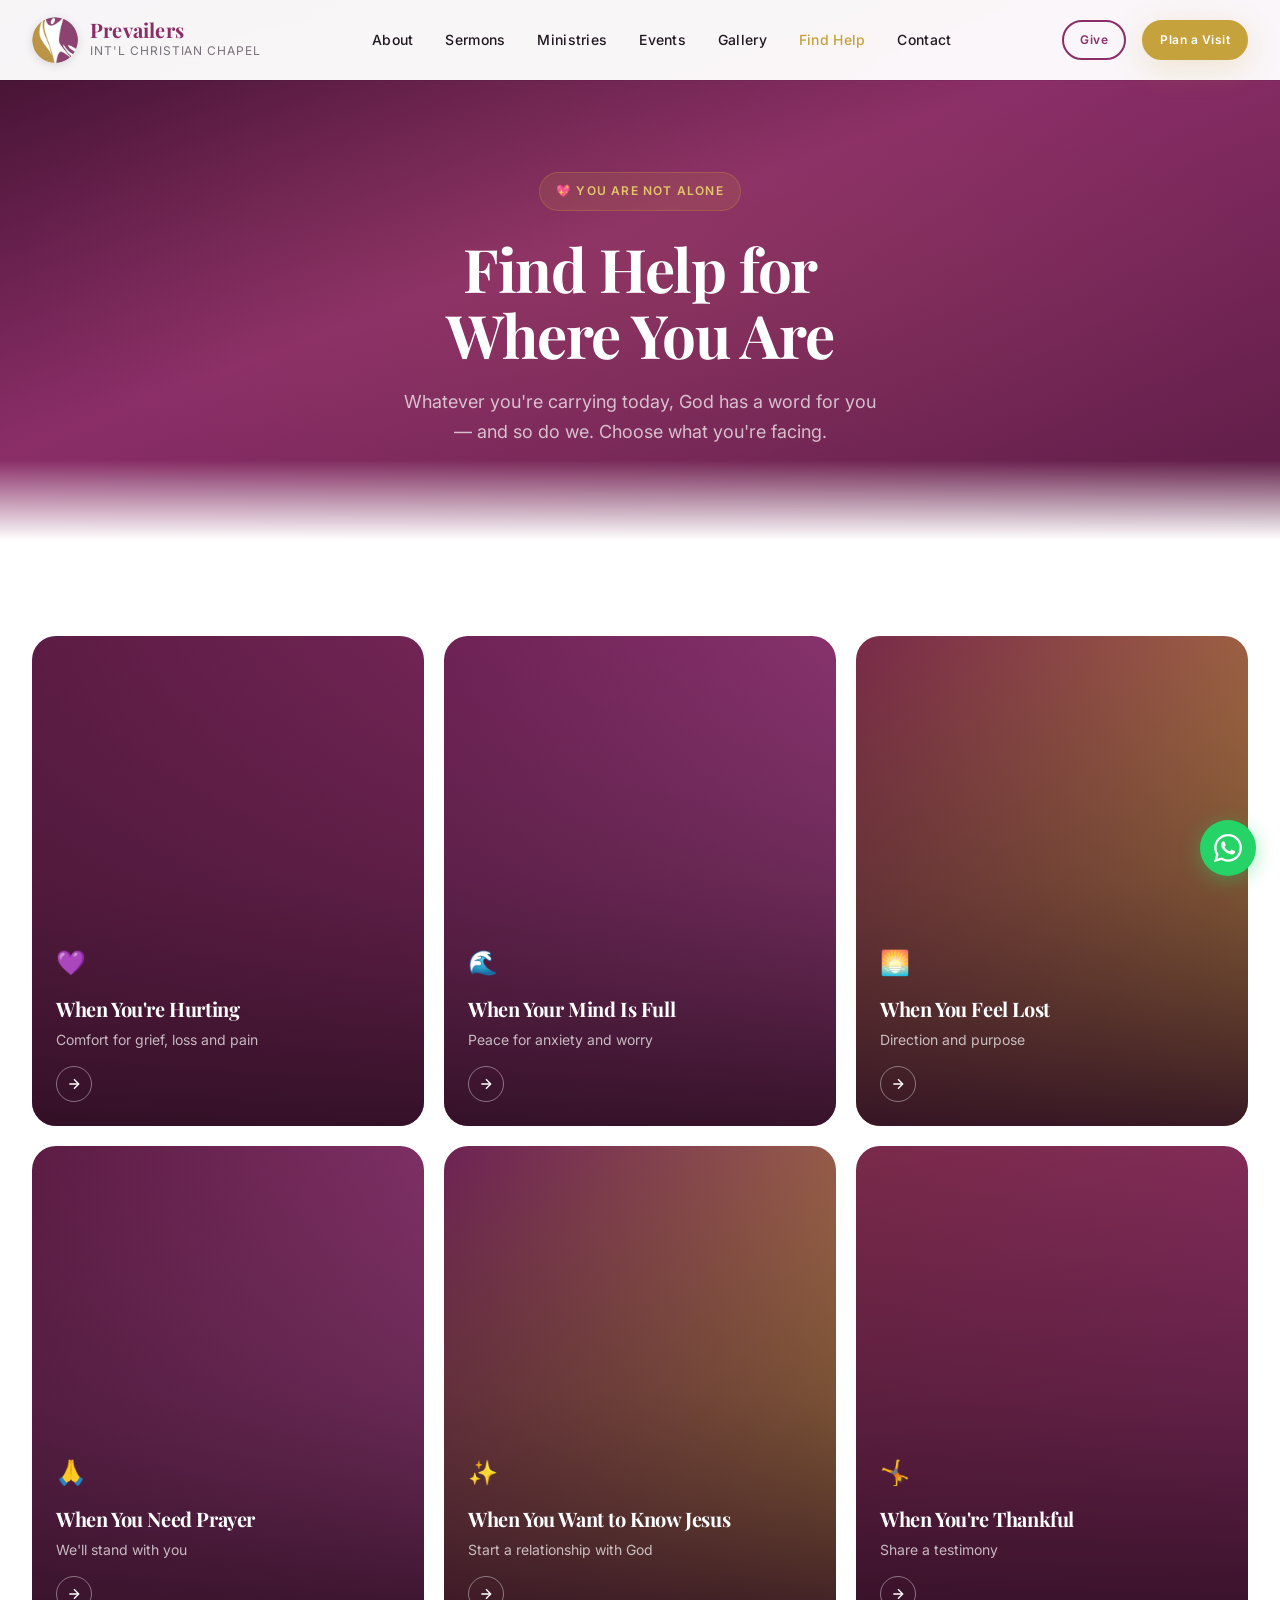
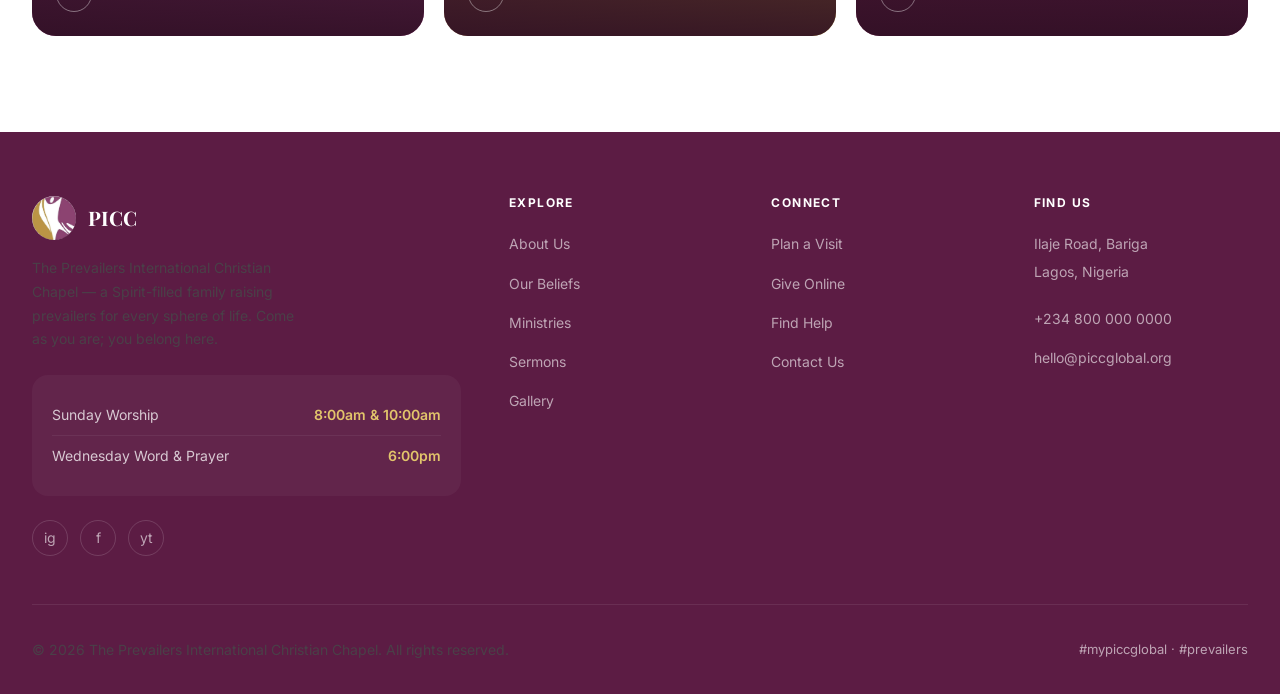
<file: find-help.html>
﻿<!DOCTYPE html>
<html lang="en">
<head>
  <meta charset="UTF-8" />
  <meta name="viewport" content="width=device-width, initial-scale=1.0" />
  <meta name="description" content="Find a word, a prayer and a person for whatever you're facing today &mdash; from The Prevailers International Christian Chapel (PICC), Lagos." />
  <title>Find Help &mdash; The Prevailers International Christian Chapel (PICC)</title>
  <link rel="icon" type="image/png" sizes="32x32" href="assets/img/favicon-32.png" />
  <link rel="apple-touch-icon" href="assets/img/favicon-180.png" />
  <link rel="preconnect" href="https://fonts.googleapis.com" />
  <link rel="preconnect" href="https://fonts.gstatic.com" crossorigin />
  <link href="https://fonts.googleapis.com/css2?family=Playfair+Display:ital,wght@0,700;0,800;1,700&family=Inter:wght@400;500;600&display=swap" rel="stylesheet" />
  <link rel="stylesheet" href="css/style.css" />
</head>
<body>  <nav class="nav nav--scrolled" id="main-nav" data-transparent="false">
    <div class="nav__inner">
      <a href="index.html" class="nav__logo">
        <img src="assets/img/logo.jpg" alt="PICC logo" class="nav__logo-img" />
        <div>
          <div class="nav__logo-text">Prevailers</div>
          <div class="nav__logo-sub">Int'l Christian Chapel</div>
        </div>
      </a>
      <ul class="nav__links">
        <li><a href="about.html" class="nav__link">About</a></li>
        <li><a href="sermons.html" class="nav__link">Sermons</a></li>
        <li><a href="ministries.html" class="nav__link">Ministries</a></li>
        <li><a href="events.html" class="nav__link">Events</a></li>
        <li><a href="gallery.html" class="nav__link">Gallery</a></li>
        <li><a href="find-help.html" class="nav__link nav__link--find-help">Find Help</a></li>
        <li><a href="contact.html" class="nav__link">Contact</a></li>
      </ul>
      <div class="nav__actions">
        <a href="give.html" class="btn btn--secondary btn--sm">Give</a>
        <a href="plan-visit.html" class="btn btn--primary btn--sm">Plan a Visit</a>
        <button class="nav__menu-btn" id="menu-btn" aria-label="Open menu"><span></span><span></span><span></span></button>
      </div>
    </div>
  </nav>
  <div class="mobile-nav" id="mobile-nav">
    <button class="mobile-nav__close" id="mobile-nav-close">&#10005;</button>
    <ul class="mobile-nav__links">
      <li><a href="index.html" class="mobile-nav__link">Home</a></li>
      <li><a href="about.html" class="mobile-nav__link">About</a></li>
      <li><a href="sermons.html" class="mobile-nav__link">Sermons</a></li>
      <li><a href="ministries.html" class="mobile-nav__link">Ministries</a></li>
      <li><a href="events.html" class="mobile-nav__link">Events</a></li>
      <li><a href="gallery.html" class="mobile-nav__link">Gallery</a></li>
      <li><a href="find-help.html" class="mobile-nav__link mobile-nav__link--find-help">Find Help</a></li>
      <li><a href="plan-visit.html" class="mobile-nav__link">Plan a Visit</a></li>
      <li><a href="give.html" class="mobile-nav__link">Give</a></li>
      <li><a href="contact.html" class="mobile-nav__link">Contact</a></li>
    </ul>
  </div>
  <main>
    <section class="find-help-hero">
      <div class="find-help-hero__content">
        <span class="find-help-hero__eyebrow">&#128150; You Are Not Alone</span>
        <h1 class="find-help-hero__title">Find Help for<br>Where You Are</h1>
        <p class="find-help-hero__sub">Whatever you're carrying today, God has a word for you &mdash; and so do we. Choose what you're facing.</p>
      </div>
    </section>

    <section class="section">
      <div class="container">
        <div class="help-grid reveal">
          <a href="find-help-detail.html" id="hurting" class="help-card" style="text-decoration:none;"><div class="help-card__bg" style="background:linear-gradient(135deg,#5C1C44,#8B2E68);"></div><div class="help-card__overlay"></div><div class="help-card__content"><span class="help-card__icon">&#128156;</span><h3 class="help-card__title">When You're Hurting</h3><p class="help-card__sub">Comfort for grief, loss and pain</p><div class="help-card__arrow"><svg viewBox="0 0 24 24" stroke-width="2"><line x1="5" y1="12" x2="19" y2="12"/><polyline points="12 5 19 12 12 19"/></svg></div></div></a>
          <a href="find-help-detail.html" id="overwhelmed" class="help-card" style="text-decoration:none;"><div class="help-card__bg" style="background:linear-gradient(135deg,#6E2255,#A6478A);"></div><div class="help-card__overlay"></div><div class="help-card__content"><span class="help-card__icon">&#127754;</span><h3 class="help-card__title">When Your Mind Is Full</h3><p class="help-card__sub">Peace for anxiety and worry</p><div class="help-card__arrow"><svg viewBox="0 0 24 24" stroke-width="2"><line x1="5" y1="12" x2="19" y2="12"/><polyline points="12 5 19 12 12 19"/></svg></div></div></a>
          <a href="find-help-detail.html" id="lost" class="help-card" style="text-decoration:none;"><div class="help-card__bg" style="background:linear-gradient(135deg,#7A2A4A,#C6A23C);"></div><div class="help-card__overlay"></div><div class="help-card__content"><span class="help-card__icon">&#127749;</span><h3 class="help-card__title">When You Feel Lost</h3><p class="help-card__sub">Direction and purpose</p><div class="help-card__arrow"><svg viewBox="0 0 24 24" stroke-width="2"><line x1="5" y1="12" x2="19" y2="12"/><polyline points="12 5 19 12 12 19"/></svg></div></div></a>
          <a href="find-help-detail.html" class="help-card" style="text-decoration:none;"><div class="help-card__bg" style="background:linear-gradient(135deg,#5C1C44,#A6478A);"></div><div class="help-card__overlay"></div><div class="help-card__content"><span class="help-card__icon">&#128591;</span><h3 class="help-card__title">When You Need Prayer</h3><p class="help-card__sub">We'll stand with you</p><div class="help-card__arrow"><svg viewBox="0 0 24 24" stroke-width="2"><line x1="5" y1="12" x2="19" y2="12"/><polyline points="12 5 19 12 12 19"/></svg></div></div></a>
          <a href="find-help-detail.html" class="help-card" style="text-decoration:none;"><div class="help-card__bg" style="background:linear-gradient(135deg,#6E2255,#C6A23C);"></div><div class="help-card__overlay"></div><div class="help-card__content"><span class="help-card__icon">&#10024;</span><h3 class="help-card__title">When You Want to Know Jesus</h3><p class="help-card__sub">Start a relationship with God</p><div class="help-card__arrow"><svg viewBox="0 0 24 24" stroke-width="2"><line x1="5" y1="12" x2="19" y2="12"/><polyline points="12 5 19 12 12 19"/></svg></div></div></a>
          <a href="find-help-detail.html" class="help-card" style="text-decoration:none;"><div class="help-card__bg" style="background:linear-gradient(135deg,#7A2A4A,#8B2E68);"></div><div class="help-card__overlay"></div><div class="help-card__content"><span class="help-card__icon">&#129336;</span><h3 class="help-card__title">When You're Thankful</h3><p class="help-card__sub">Share a testimony</p><div class="help-card__arrow"><svg viewBox="0 0 24 24" stroke-width="2"><line x1="5" y1="12" x2="19" y2="12"/><polyline points="12 5 19 12 12 19"/></svg></div></div></a>
        </div>
      </div>
    </section>
  </main>
  <footer class="footer">
    <div class="container">
      <div class="footer__grid">
        <div class="footer__brand">
          <a href="index.html" class="footer__logo">
            <img src="assets/img/logo.jpg" alt="PICC logo" class="footer__logo-img" />
            <span class="footer__logo-name">PICC</span>
          </a>
          <p class="footer__tagline">The Prevailers International Christian Chapel &mdash; a Spirit-filled family raising prevailers for every sphere of life. Come as you are; you belong here.</p>
          <div class="footer__service-times">
            <div class="footer__service-time"><span>Sunday Worship</span><span>8:00am &amp; 10:00am</span></div>
            <div class="footer__service-time"><span>Wednesday Word &amp; Prayer</span><span>6:00pm</span></div>
          </div>
          <div class="footer__socials mt-6">
            <a href="https://www.instagram.com/explore/locations/101768171449928/" target="_blank" rel="noopener" class="footer__social" aria-label="Instagram">ig</a>
            <a href="https://www.facebook.com/groups/1836412196507492/" target="_blank" rel="noopener" class="footer__social" aria-label="Facebook">f</a>
            <a href="#" class="footer__social" aria-label="YouTube">yt</a>
          </div>
        </div>
        <div>
          <h4 class="footer__col-title">Explore</h4>
          <ul class="footer__links">
            <li><a href="about.html" class="footer__link">About Us</a></li>
            <li><a href="beliefs.html" class="footer__link">Our Beliefs</a></li>
            <li><a href="ministries.html" class="footer__link">Ministries</a></li>
            <li><a href="sermons.html" class="footer__link">Sermons</a></li>
            <li><a href="gallery.html" class="footer__link">Gallery</a></li>
          </ul>
        </div>
        <div>
          <h4 class="footer__col-title">Connect</h4>
          <ul class="footer__links">
            <li><a href="plan-visit.html" class="footer__link">Plan a Visit</a></li>
            <li><a href="give.html" class="footer__link">Give Online</a></li>
            <li><a href="find-help.html" class="footer__link">Find Help</a></li>
            <li><a href="contact.html" class="footer__link">Contact Us</a></li>
          </ul>
        </div>
        <div>
          <h4 class="footer__col-title">Find Us</h4>
          <ul class="footer__links">
            <li><span class="footer__link" style="cursor:default;color:rgba(255,255,255,0.6);">Ilaje Road, Bariga<br>Lagos, Nigeria</span></li>
            <li style="margin-top:8px;"><a href="tel:+2348000000000" class="footer__link">+234 800 000 0000</a></li>
            <li><a href="mailto:hello@piccglobal.org" class="footer__link">hello@piccglobal.org</a></li>
          </ul>
        </div>
      </div>
      <div class="footer__bottom">
        <p>&copy; 2026 The Prevailers International Christian Chapel. All rights reserved.</p>
        <div style="display:flex;gap:16px;"><span class="footer__link" style="font-size:13px;">#mypiccglobal &middot; #prevailers</span></div>
      </div>
    </div>
  </footer>
  <a href="https://wa.me/2348000000000" class="whatsapp-float" target="_blank" rel="noopener" aria-label="Chat on WhatsApp">
    <svg viewBox="0 0 24 24" xmlns="http://www.w3.org/2000/svg"><path d="M17.472 14.382c-.297-.149-1.758-.867-2.03-.967-.273-.099-.471-.148-.67.15-.197.297-.767.966-.94 1.164-.173.199-.347.223-.644.075-.297-.15-1.255-.463-2.39-1.475-.883-.788-1.48-1.761-1.653-2.059-.173-.297-.018-.458.13-.606.134-.133.298-.347.446-.52.149-.174.198-.298.298-.497.099-.198.05-.371-.025-.52-.075-.149-.669-1.612-.916-2.207-.242-.579-.487-.5-.669-.51-.173-.008-.371-.01-.57-.01-.198 0-.52.074-.792.372-.272.297-1.04 1.016-1.04 2.479 0 1.462 1.065 2.875 1.213 3.074.149.198 2.096 3.2 5.077 4.487.709.306 1.262.489 1.694.625.712.227 1.36.195 1.871.118.571-.085 1.758-.719 2.006-1.413.248-.694.248-1.289.173-1.413-.074-.124-.272-.198-.57-.347m-5.421 7.403h-.004a9.87 9.87 0 01-5.031-1.378l-.361-.214-3.741.982.998-3.648-.235-.374a9.86 9.86 0 01-1.51-5.26c.001-5.45 4.436-9.884 9.888-9.884 2.64 0 5.122 1.03 6.988 2.898a9.825 9.825 0 012.893 6.994c-.003 5.45-4.437 9.884-9.885 9.884m8.413-18.297A11.815 11.815 0 0012.05 0C5.495 0 .16 5.335.157 11.892c0 2.096.547 4.142 1.588 5.945L.057 24l6.305-1.654a11.882 11.882 0 005.683 1.448h.005c6.554 0 11.89-5.335 11.893-11.893a11.821 11.821 0 00-3.48-8.413z"/></svg>
  </a>
  <script src="js/main.js"></script>
</body>
</html>
</file>
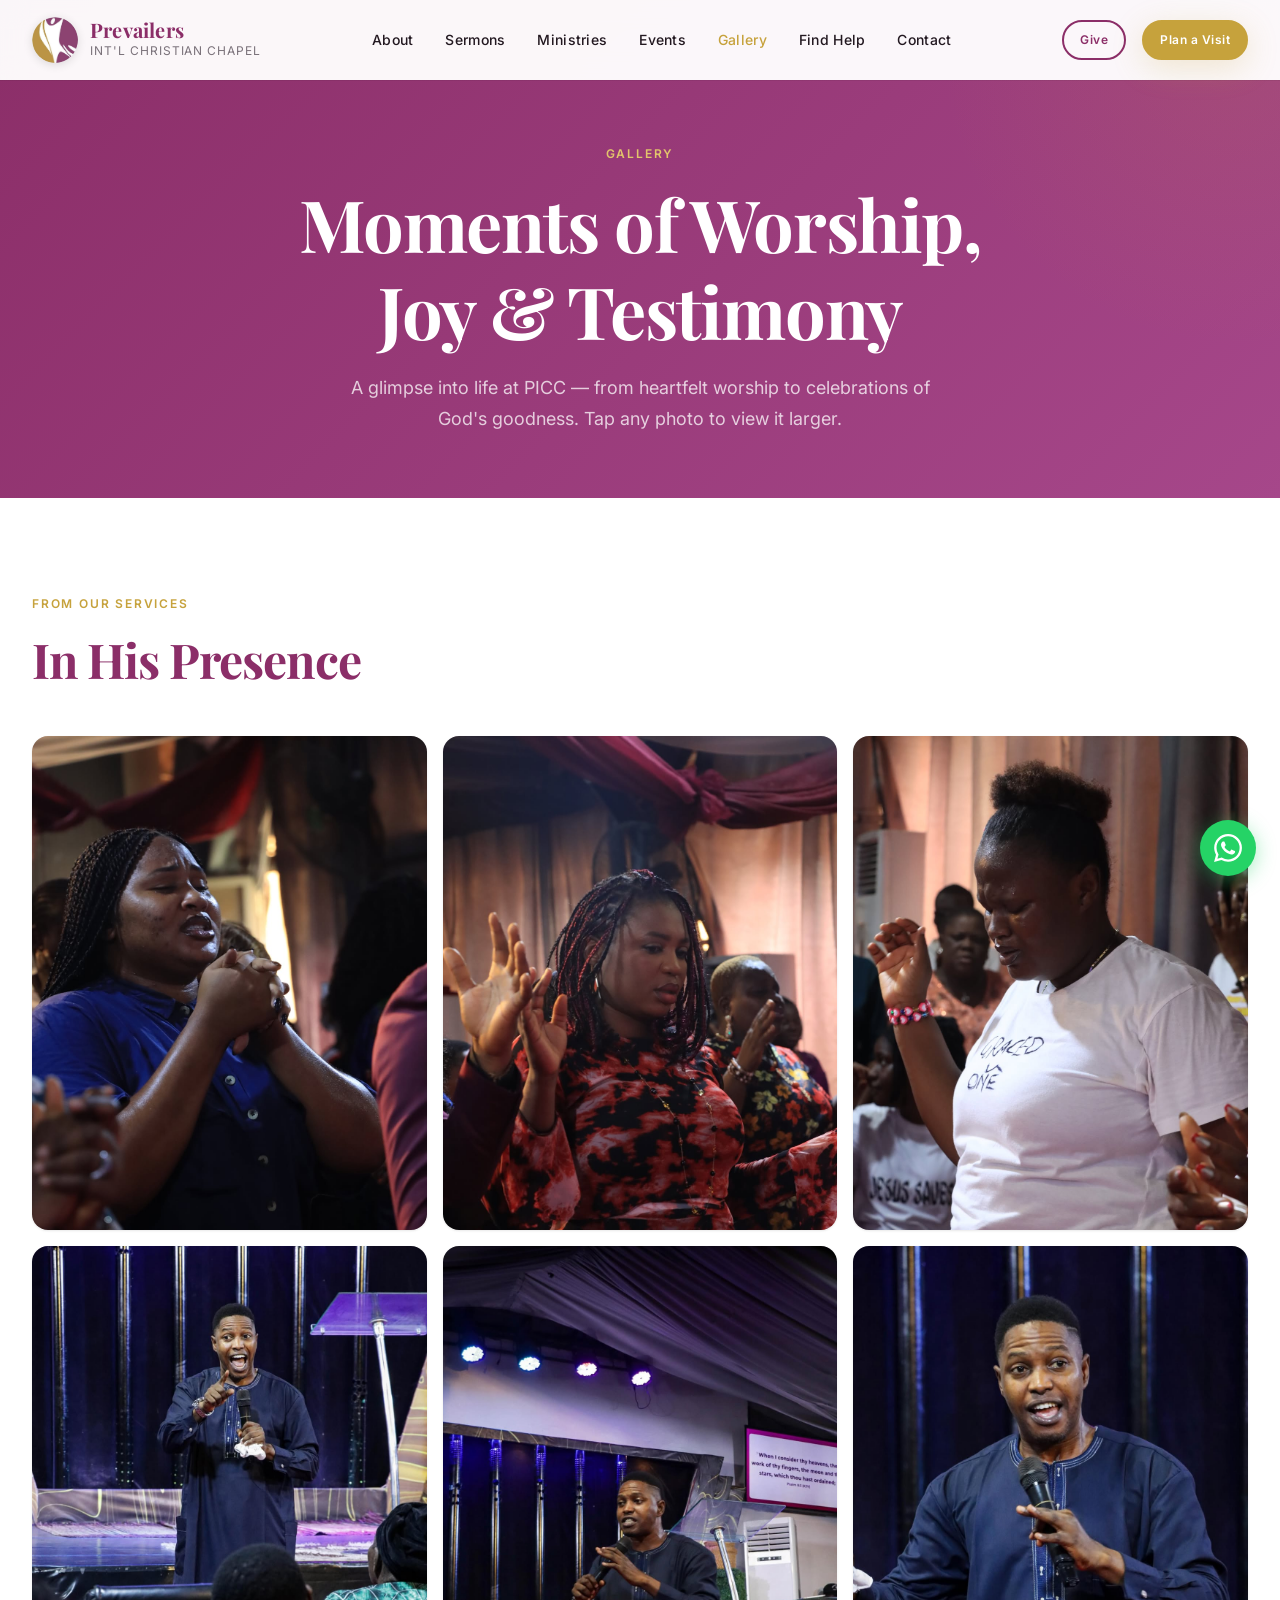
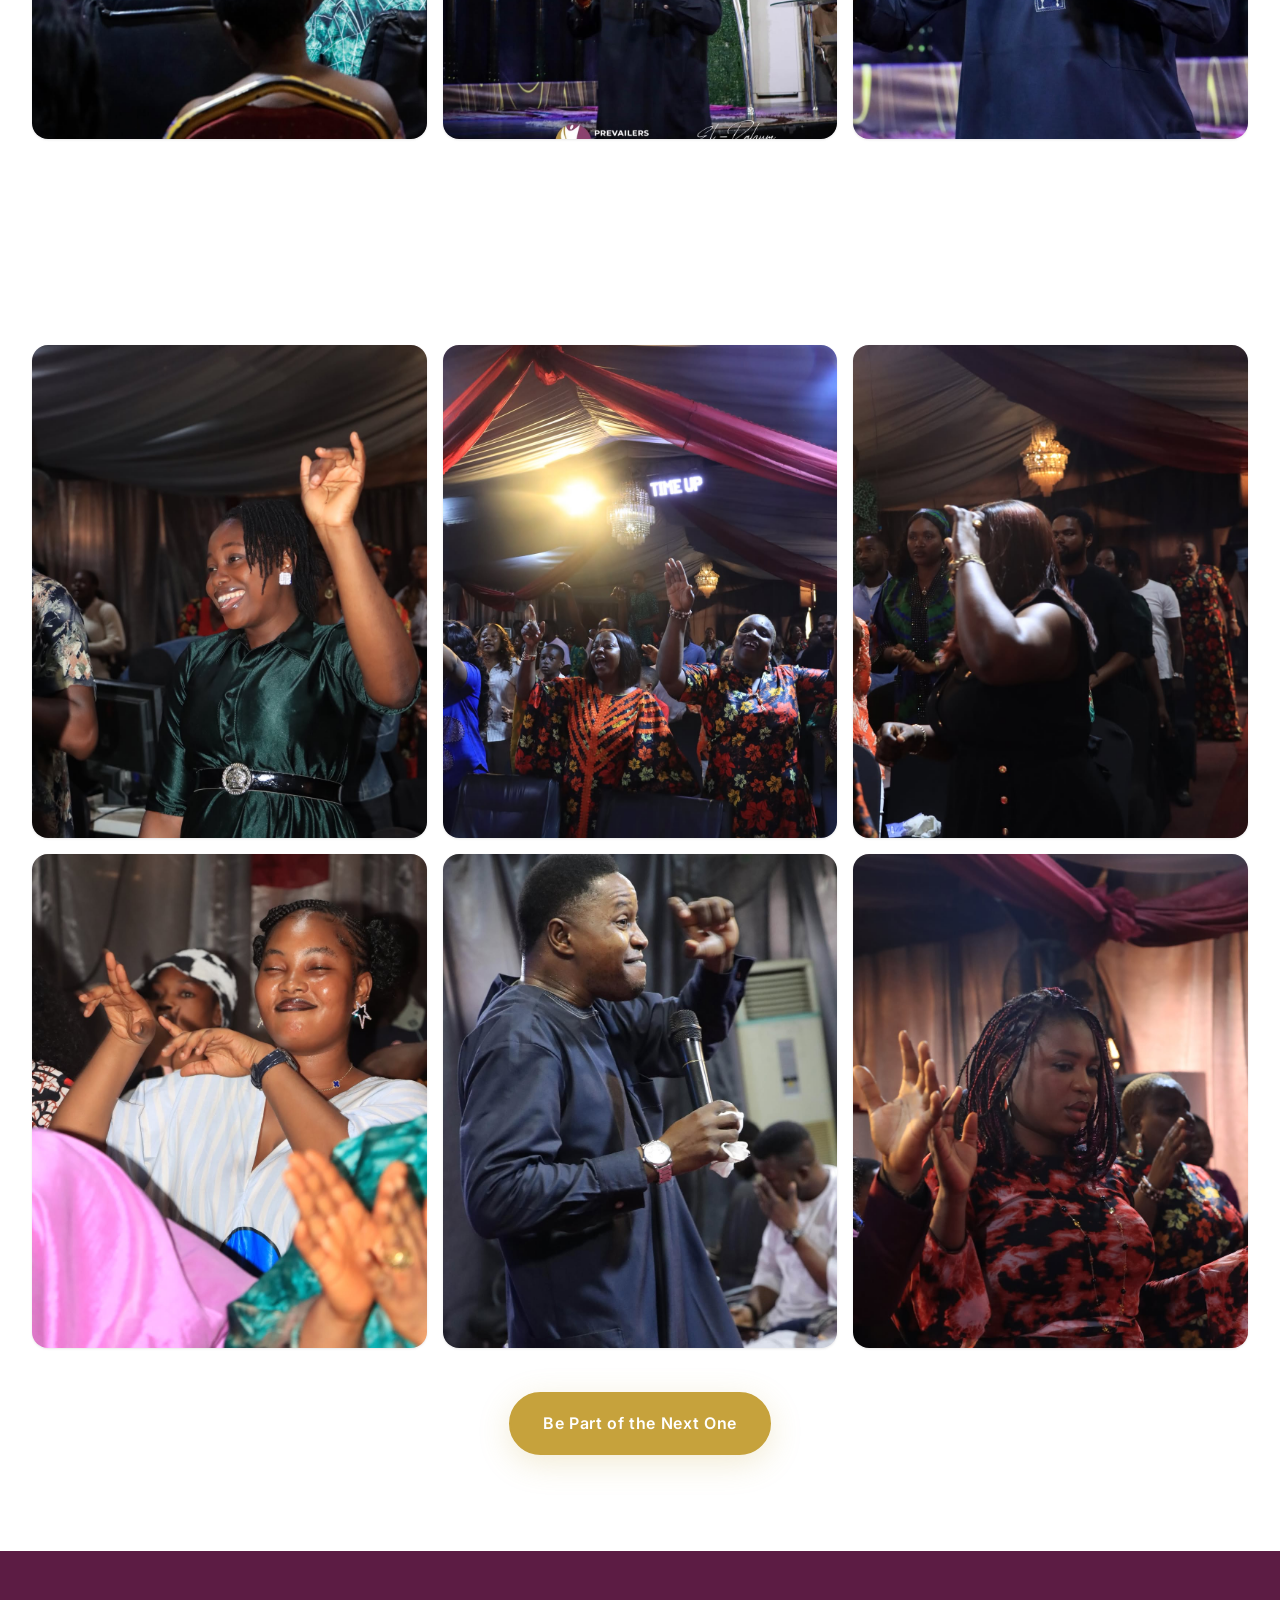
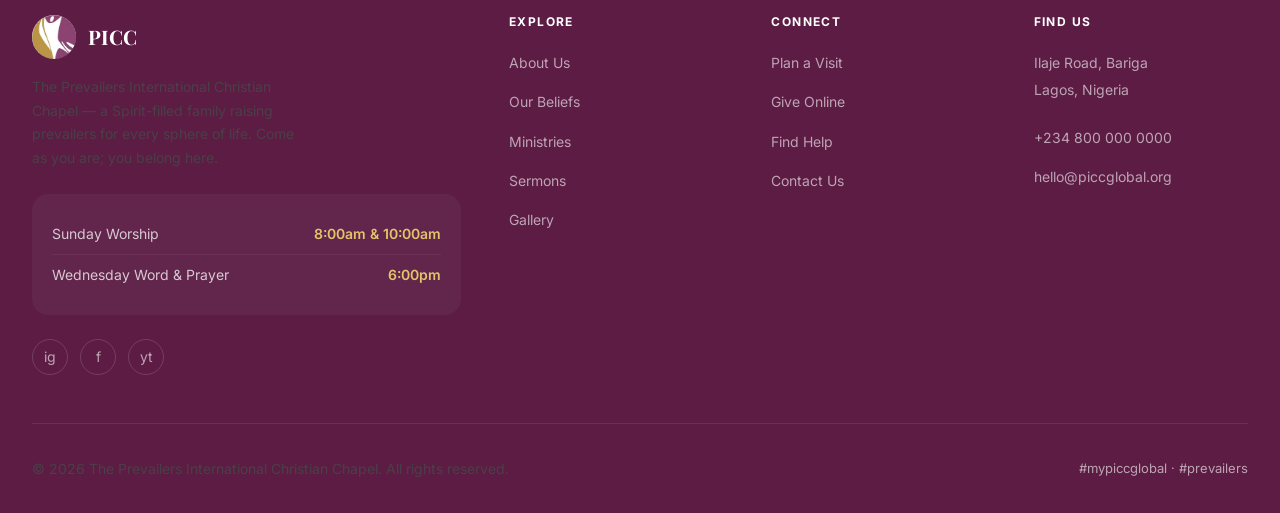
<file: gallery.html>
﻿<!DOCTYPE html>
<html lang="en">
<head>
  <meta charset="UTF-8" />
  <meta name="viewport" content="width=device-width, initial-scale=1.0" />
  <meta name="description" content="Photo gallery of services, worship and testimonies at The Prevailers International Christian Chapel (PICC), Bariga, Lagos." />
  <title>Gallery &mdash; The Prevailers International Christian Chapel (PICC)</title>
  <link rel="icon" type="image/png" sizes="32x32" href="assets/img/favicon-32.png" />
  <link rel="apple-touch-icon" href="assets/img/favicon-180.png" />
  <link rel="preconnect" href="https://fonts.googleapis.com" />
  <link rel="preconnect" href="https://fonts.gstatic.com" crossorigin />
  <link href="https://fonts.googleapis.com/css2?family=Playfair+Display:ital,wght@0,700;0,800;1,700&family=Inter:wght@400;500;600&display=swap" rel="stylesheet" />
  <link rel="stylesheet" href="css/style.css" />
</head>
<body>  <nav class="nav nav--scrolled" id="main-nav" data-transparent="false">
    <div class="nav__inner">
      <a href="index.html" class="nav__logo">
        <img src="assets/img/logo.jpg" alt="PICC logo" class="nav__logo-img" />
        <div>
          <div class="nav__logo-text">Prevailers</div>
          <div class="nav__logo-sub">Int'l Christian Chapel</div>
        </div>
      </a>
      <ul class="nav__links">
        <li><a href="about.html" class="nav__link">About</a></li>
        <li><a href="sermons.html" class="nav__link">Sermons</a></li>
        <li><a href="ministries.html" class="nav__link">Ministries</a></li>
        <li><a href="events.html" class="nav__link">Events</a></li>
        <li><a href="gallery.html" class="nav__link">Gallery</a></li>
        <li><a href="find-help.html" class="nav__link nav__link--find-help">Find Help</a></li>
        <li><a href="contact.html" class="nav__link">Contact</a></li>
      </ul>
      <div class="nav__actions">
        <a href="give.html" class="btn btn--secondary btn--sm">Give</a>
        <a href="plan-visit.html" class="btn btn--primary btn--sm">Plan a Visit</a>
        <button class="nav__menu-btn" id="menu-btn" aria-label="Open menu"><span></span><span></span><span></span></button>
      </div>
    </div>
  </nav>
  <div class="mobile-nav" id="mobile-nav">
    <button class="mobile-nav__close" id="mobile-nav-close">&#10005;</button>
    <ul class="mobile-nav__links">
      <li><a href="index.html" class="mobile-nav__link">Home</a></li>
      <li><a href="about.html" class="mobile-nav__link">About</a></li>
      <li><a href="sermons.html" class="mobile-nav__link">Sermons</a></li>
      <li><a href="ministries.html" class="mobile-nav__link">Ministries</a></li>
      <li><a href="events.html" class="mobile-nav__link">Events</a></li>
      <li><a href="gallery.html" class="mobile-nav__link">Gallery</a></li>
      <li><a href="find-help.html" class="mobile-nav__link mobile-nav__link--find-help">Find Help</a></li>
      <li><a href="plan-visit.html" class="mobile-nav__link">Plan a Visit</a></li>
      <li><a href="give.html" class="mobile-nav__link">Give</a></li>
      <li><a href="contact.html" class="mobile-nav__link">Contact</a></li>
    </ul>
  </div>
  <main>
    <header class="page-hero">
      <span class="page-hero__label">Gallery</span>
      <h1 class="page-hero__title">Moments of Worship,<br>Joy &amp; Testimony</h1>
      <p class="page-hero__subtitle">A glimpse into life at PICC &mdash; from heartfelt worship to celebrations of God's goodness. Tap any photo to view it larger.</p>
    </header>

    <section class="section">
      <div class="container">
        <div class="section-header reveal"><span class="section-header__label">From Our Services</span><h2>In His Presence</h2></div>
        <div class="gallery-grid reveal">
          <div class="gallery-item"><img src="assets/img/worship-1.jpg" alt="Worship at PICC" /><div class="gallery-item__overlay"><span class="gallery-item__caption">Receive our worship, O Lord</span></div></div>
          <div class="gallery-item"><img src="assets/img/worship-2.jpg" alt="Worship at PICC" /><div class="gallery-item__overlay"><span class="gallery-item__caption">Hearts lifted in praise</span></div></div>
          <div class="gallery-item"><img src="assets/img/worship-3.jpg" alt="Worship at PICC" /><div class="gallery-item__overlay"><span class="gallery-item__caption">Graced for glory</span></div></div>
          <div class="gallery-item"><img src="assets/img/pastor-1.jpg" alt="Pastor Elisha preaching" /><div class="gallery-item__overlay"><span class="gallery-item__caption">The Word, boldly preached</span></div></div>
          <div class="gallery-item"><img src="assets/img/pastor-3.jpg" alt="Pastor Elisha ministering" /><div class="gallery-item__overlay"><span class="gallery-item__caption">El-Rahum: The Father of Mercy</span></div></div>
          <div class="gallery-item"><img src="assets/img/pastor-4.jpg" alt="Pastor Elisha ministering" /><div class="gallery-item__overlay"><span class="gallery-item__caption">Ministering at PICC</span></div></div>
        </div>

        <div id="testimonies" class="section-header reveal" style="margin-top:64px;"><span class="section-header__label">Testimonies &amp; Celebration</span><h2>We Came to Celebrate His Goodness</h2></div>
        <div class="gallery-grid reveal">
          <div class="gallery-item"><img src="assets/img/praise-1.jpg" alt="Dancing at PICC" /><div class="gallery-item__overlay"><span class="gallery-item__caption">Show me your dancing steps</span></div></div>
          <div class="gallery-item"><img src="assets/img/praise-2.jpg" alt="Celebration at PICC" /><div class="gallery-item__overlay"><span class="gallery-item__caption">Joy unspeakable</span></div></div>
          <div class="gallery-item"><img src="assets/img/praise-3.jpg" alt="Celebration at PICC" /><div class="gallery-item__overlay"><span class="gallery-item__caption">Praise filled the room</span></div></div>
          <div class="gallery-item"><img src="assets/img/praise-4.jpg" alt="Celebration at PICC" /><div class="gallery-item__overlay"><span class="gallery-item__caption">Celebrating God's goodness</span></div></div>
          <div class="gallery-item"><img src="assets/img/pastor-2.jpg" alt="Ministry at PICC" /><div class="gallery-item__overlay"><span class="gallery-item__caption">Grace at work</span></div></div>
          <div class="gallery-item"><img src="assets/img/worship-2.jpg" alt="Worship at PICC" /><div class="gallery-item__overlay"><span class="gallery-item__caption">Lost in His presence</span></div></div>
        </div>

        <div style="text-align:center;margin-top:44px;" class="reveal">
          <a href="plan-visit.html" class="btn btn--primary btn--lg">Be Part of the Next One</a>
        </div>
      </div>
    </section>
  </main>
  <footer class="footer">
    <div class="container">
      <div class="footer__grid">
        <div class="footer__brand">
          <a href="index.html" class="footer__logo">
            <img src="assets/img/logo.jpg" alt="PICC logo" class="footer__logo-img" />
            <span class="footer__logo-name">PICC</span>
          </a>
          <p class="footer__tagline">The Prevailers International Christian Chapel &mdash; a Spirit-filled family raising prevailers for every sphere of life. Come as you are; you belong here.</p>
          <div class="footer__service-times">
            <div class="footer__service-time"><span>Sunday Worship</span><span>8:00am &amp; 10:00am</span></div>
            <div class="footer__service-time"><span>Wednesday Word &amp; Prayer</span><span>6:00pm</span></div>
          </div>
          <div class="footer__socials mt-6">
            <a href="https://www.instagram.com/explore/locations/101768171449928/" target="_blank" rel="noopener" class="footer__social" aria-label="Instagram">ig</a>
            <a href="https://www.facebook.com/groups/1836412196507492/" target="_blank" rel="noopener" class="footer__social" aria-label="Facebook">f</a>
            <a href="#" class="footer__social" aria-label="YouTube">yt</a>
          </div>
        </div>
        <div>
          <h4 class="footer__col-title">Explore</h4>
          <ul class="footer__links">
            <li><a href="about.html" class="footer__link">About Us</a></li>
            <li><a href="beliefs.html" class="footer__link">Our Beliefs</a></li>
            <li><a href="ministries.html" class="footer__link">Ministries</a></li>
            <li><a href="sermons.html" class="footer__link">Sermons</a></li>
            <li><a href="gallery.html" class="footer__link">Gallery</a></li>
          </ul>
        </div>
        <div>
          <h4 class="footer__col-title">Connect</h4>
          <ul class="footer__links">
            <li><a href="plan-visit.html" class="footer__link">Plan a Visit</a></li>
            <li><a href="give.html" class="footer__link">Give Online</a></li>
            <li><a href="find-help.html" class="footer__link">Find Help</a></li>
            <li><a href="contact.html" class="footer__link">Contact Us</a></li>
          </ul>
        </div>
        <div>
          <h4 class="footer__col-title">Find Us</h4>
          <ul class="footer__links">
            <li><span class="footer__link" style="cursor:default;color:rgba(255,255,255,0.6);">Ilaje Road, Bariga<br>Lagos, Nigeria</span></li>
            <li style="margin-top:8px;"><a href="tel:+2348000000000" class="footer__link">+234 800 000 0000</a></li>
            <li><a href="mailto:hello@piccglobal.org" class="footer__link">hello@piccglobal.org</a></li>
          </ul>
        </div>
      </div>
      <div class="footer__bottom">
        <p>&copy; 2026 The Prevailers International Christian Chapel. All rights reserved.</p>
        <div style="display:flex;gap:16px;"><span class="footer__link" style="font-size:13px;">#mypiccglobal &middot; #prevailers</span></div>
      </div>
    </div>
  </footer>
  <a href="https://wa.me/2348000000000" class="whatsapp-float" target="_blank" rel="noopener" aria-label="Chat on WhatsApp">
    <svg viewBox="0 0 24 24" xmlns="http://www.w3.org/2000/svg"><path d="M17.472 14.382c-.297-.149-1.758-.867-2.03-.967-.273-.099-.471-.148-.67.15-.197.297-.767.966-.94 1.164-.173.199-.347.223-.644.075-.297-.15-1.255-.463-2.39-1.475-.883-.788-1.48-1.761-1.653-2.059-.173-.297-.018-.458.13-.606.134-.133.298-.347.446-.52.149-.174.198-.298.298-.497.099-.198.05-.371-.025-.52-.075-.149-.669-1.612-.916-2.207-.242-.579-.487-.5-.669-.51-.173-.008-.371-.01-.57-.01-.198 0-.52.074-.792.372-.272.297-1.04 1.016-1.04 2.479 0 1.462 1.065 2.875 1.213 3.074.149.198 2.096 3.2 5.077 4.487.709.306 1.262.489 1.694.625.712.227 1.36.195 1.871.118.571-.085 1.758-.719 2.006-1.413.248-.694.248-1.289.173-1.413-.074-.124-.272-.198-.57-.347m-5.421 7.403h-.004a9.87 9.87 0 01-5.031-1.378l-.361-.214-3.741.982.998-3.648-.235-.374a9.86 9.86 0 01-1.51-5.26c.001-5.45 4.436-9.884 9.888-9.884 2.64 0 5.122 1.03 6.988 2.898a9.825 9.825 0 012.893 6.994c-.003 5.45-4.437 9.884-9.885 9.884m8.413-18.297A11.815 11.815 0 0012.05 0C5.495 0 .16 5.335.157 11.892c0 2.096.547 4.142 1.588 5.945L.057 24l6.305-1.654a11.882 11.882 0 005.683 1.448h.005c6.554 0 11.89-5.335 11.893-11.893a11.821 11.821 0 00-3.48-8.413z"/></svg>
  </a>
  <script src="js/main.js"></script>
</body>
</html>
</file>
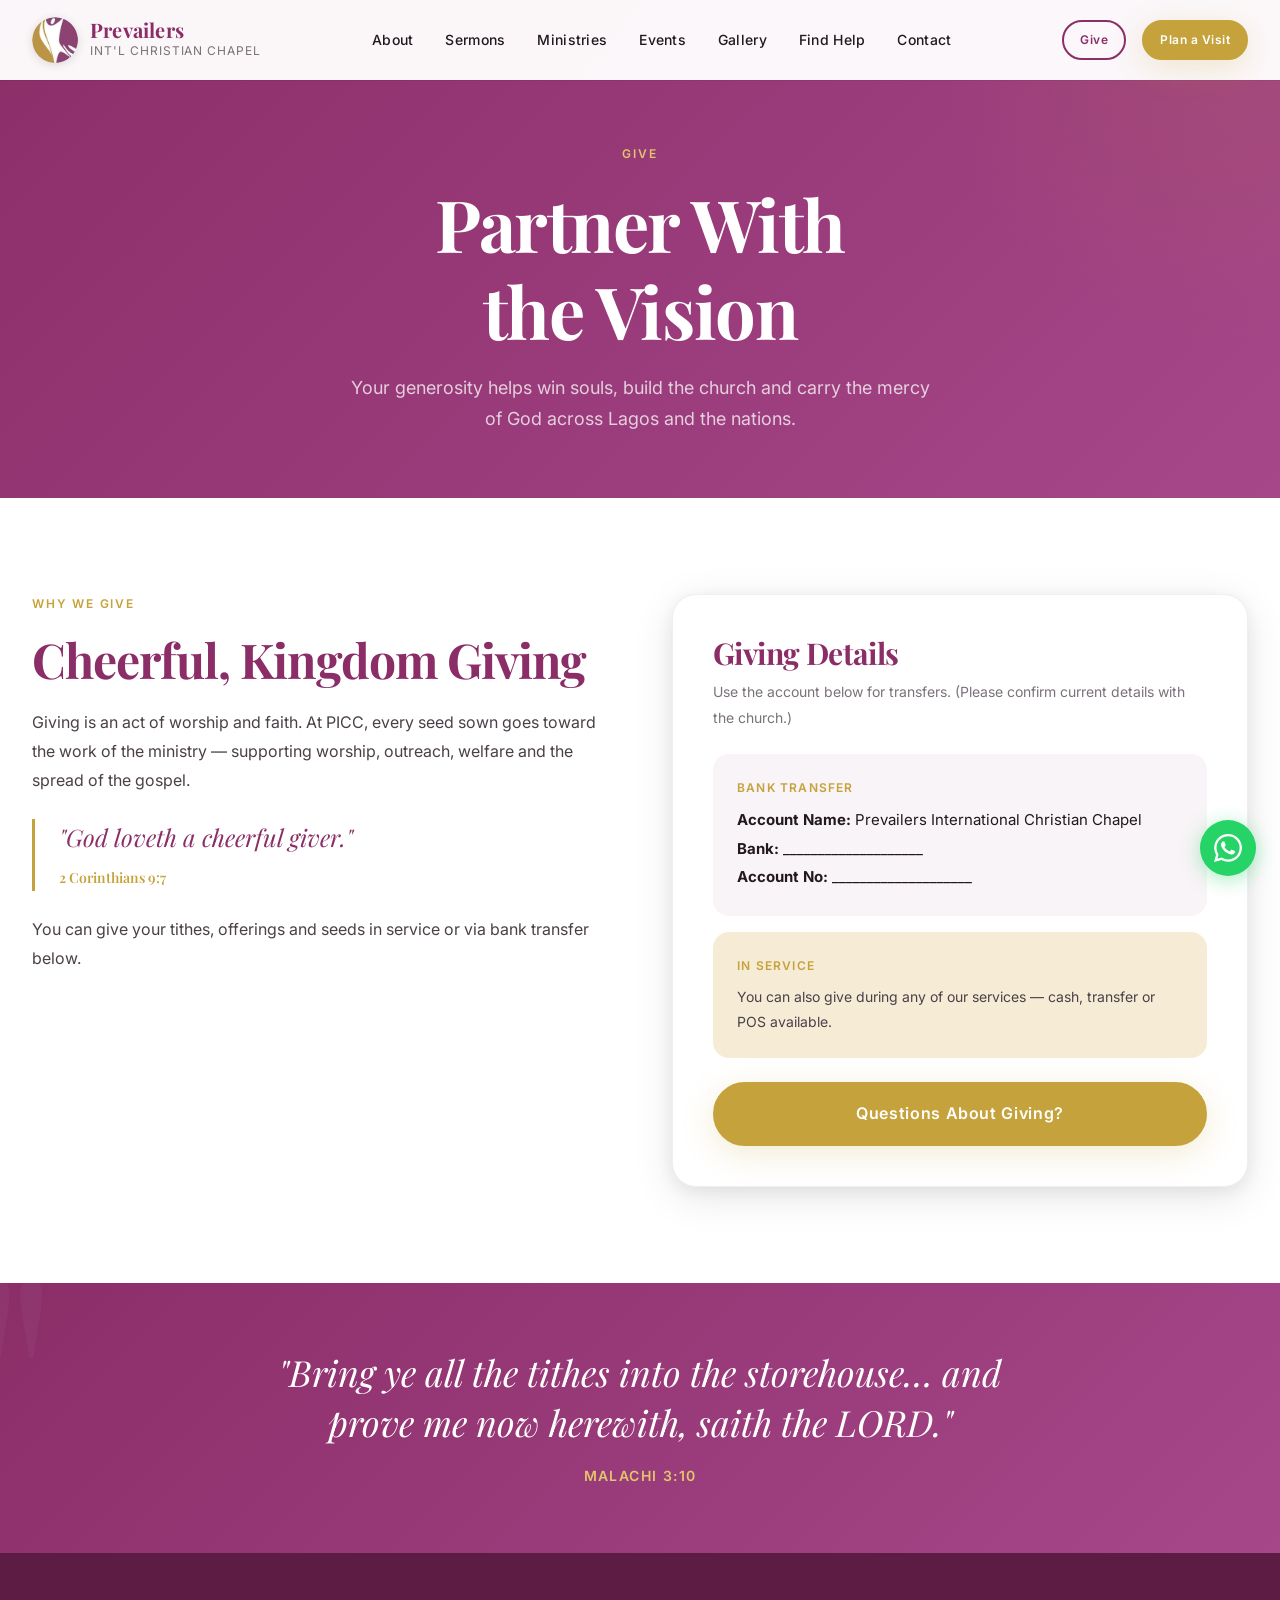
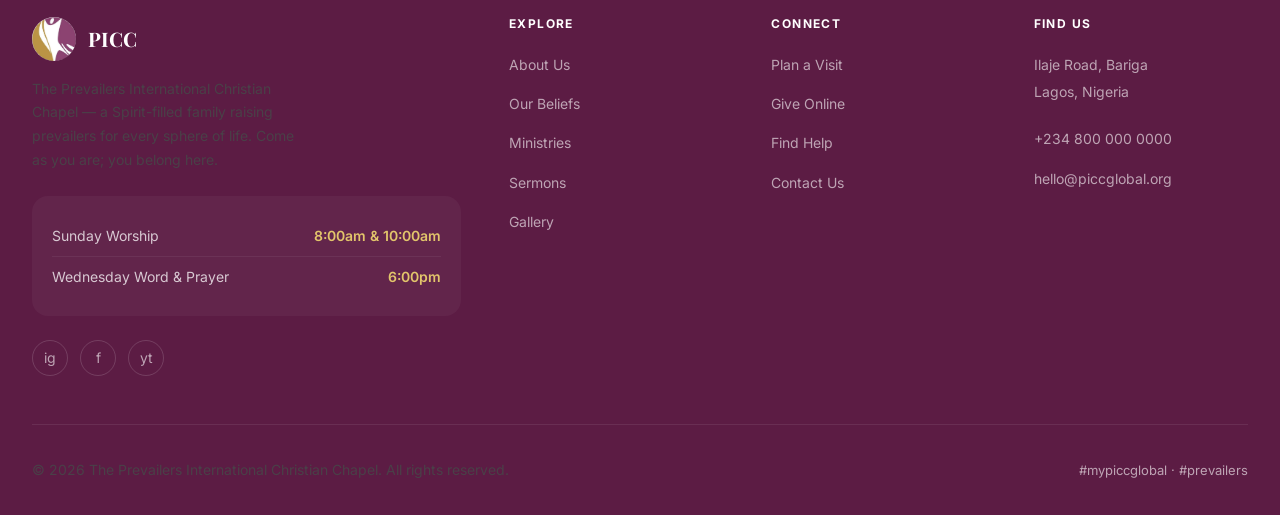
<file: give.html>
﻿<!DOCTYPE html>
<html lang="en">
<head>
  <meta charset="UTF-8" />
  <meta name="viewport" content="width=device-width, initial-scale=1.0" />
  <meta name="description" content="Give your tithes and offerings to The Prevailers International Christian Chapel (PICC), Bariga, Lagos, and partner with the vision." />
  <title>Give &mdash; The Prevailers International Christian Chapel (PICC)</title>
  <link rel="icon" type="image/png" sizes="32x32" href="assets/img/favicon-32.png" />
  <link rel="apple-touch-icon" href="assets/img/favicon-180.png" />
  <link rel="preconnect" href="https://fonts.googleapis.com" />
  <link rel="preconnect" href="https://fonts.gstatic.com" crossorigin />
  <link href="https://fonts.googleapis.com/css2?family=Playfair+Display:ital,wght@0,700;0,800;1,700&family=Inter:wght@400;500;600&display=swap" rel="stylesheet" />
  <link rel="stylesheet" href="css/style.css" />
</head>
<body>  <nav class="nav nav--scrolled" id="main-nav" data-transparent="false">
    <div class="nav__inner">
      <a href="index.html" class="nav__logo">
        <img src="assets/img/logo.jpg" alt="PICC logo" class="nav__logo-img" />
        <div>
          <div class="nav__logo-text">Prevailers</div>
          <div class="nav__logo-sub">Int'l Christian Chapel</div>
        </div>
      </a>
      <ul class="nav__links">
        <li><a href="about.html" class="nav__link">About</a></li>
        <li><a href="sermons.html" class="nav__link">Sermons</a></li>
        <li><a href="ministries.html" class="nav__link">Ministries</a></li>
        <li><a href="events.html" class="nav__link">Events</a></li>
        <li><a href="gallery.html" class="nav__link">Gallery</a></li>
        <li><a href="find-help.html" class="nav__link nav__link--find-help">Find Help</a></li>
        <li><a href="contact.html" class="nav__link">Contact</a></li>
      </ul>
      <div class="nav__actions">
        <a href="give.html" class="btn btn--secondary btn--sm">Give</a>
        <a href="plan-visit.html" class="btn btn--primary btn--sm">Plan a Visit</a>
        <button class="nav__menu-btn" id="menu-btn" aria-label="Open menu"><span></span><span></span><span></span></button>
      </div>
    </div>
  </nav>
  <div class="mobile-nav" id="mobile-nav">
    <button class="mobile-nav__close" id="mobile-nav-close">&#10005;</button>
    <ul class="mobile-nav__links">
      <li><a href="index.html" class="mobile-nav__link">Home</a></li>
      <li><a href="about.html" class="mobile-nav__link">About</a></li>
      <li><a href="sermons.html" class="mobile-nav__link">Sermons</a></li>
      <li><a href="ministries.html" class="mobile-nav__link">Ministries</a></li>
      <li><a href="events.html" class="mobile-nav__link">Events</a></li>
      <li><a href="gallery.html" class="mobile-nav__link">Gallery</a></li>
      <li><a href="find-help.html" class="mobile-nav__link mobile-nav__link--find-help">Find Help</a></li>
      <li><a href="plan-visit.html" class="mobile-nav__link">Plan a Visit</a></li>
      <li><a href="give.html" class="mobile-nav__link">Give</a></li>
      <li><a href="contact.html" class="mobile-nav__link">Contact</a></li>
    </ul>
  </div>
  <main>
    <header class="page-hero">
      <span class="page-hero__label">Give</span>
      <h1 class="page-hero__title">Partner With<br>the Vision</h1>
      <p class="page-hero__subtitle">Your generosity helps win souls, build the church and carry the mercy of God across Lagos and the nations.</p>
    </header>

    <section class="section">
      <div class="container">
        <div class="stack-mobile" style="display:grid;grid-template-columns:1fr 1fr;gap:64px;align-items:start;">
          <div class="reveal">
            <span class="section-header__label" id="why">Why We Give</span>
            <h2 style="margin-bottom:20px;">Cheerful, Kingdom Giving</h2>
            <p style="margin-bottom:18px;">Giving is an act of worship and faith. At PICC, every seed sown goes toward the work of the ministry &mdash; supporting worship, outreach, welfare and the spread of the gospel.</p>
            <blockquote style="margin:24px 0;">"God loveth a cheerful giver."<br><span style="font-size:14px;font-style:normal;color:var(--color-accent);font-weight:600;">2 Corinthians 9:7</span></blockquote>
            <p>You can give your tithes, offerings and seeds in service or via bank transfer below.</p>
          </div>

          <div class="reveal" style="background:white;border-radius:24px;padding:40px;box-shadow:var(--shadow-lg);border:1px solid var(--color-border-light);">
            <h3 style="margin-bottom:8px;">Giving Details</h3>
            <p style="font-size:14px;color:var(--color-muted);margin-bottom:24px;">Use the account below for transfers. (Please confirm current details with the church.)</p>
            <div style="background:var(--color-warm);border-radius:16px;padding:24px;margin-bottom:16px;">
              <div class="card__label">Bank Transfer</div>
              <p style="margin:6px 0 0;color:var(--color-text);font-size:15px;line-height:1.9;">
                <strong>Account Name:</strong> Prevailers International Christian Chapel<br>
                <strong>Bank:</strong> ____________________<br>
                <strong>Account No:</strong> ____________________
              </p>
            </div>
            <div style="background:var(--color-accent-subtle);border-radius:16px;padding:24px;">
              <div class="card__label">In Service</div>
              <p style="margin:6px 0 0;color:var(--color-text-soft);font-size:14px;">You can also give during any of our services &mdash; cash, transfer or POS available.</p>
            </div>
            <a href="contact.html" class="btn btn--primary btn--full btn--lg" style="margin-top:24px;">Questions About Giving?</a>
          </div>
        </div>
      </div>
    </section>

    <div class="scripture-banner">
      <p class="scripture-banner__text">"Bring ye all the tithes into the storehouse&hellip; and prove me now herewith, saith the LORD."</p>
      <p class="scripture-banner__ref">Malachi 3:10</p>
    </div>
  </main>
  <footer class="footer">
    <div class="container">
      <div class="footer__grid">
        <div class="footer__brand">
          <a href="index.html" class="footer__logo">
            <img src="assets/img/logo.jpg" alt="PICC logo" class="footer__logo-img" />
            <span class="footer__logo-name">PICC</span>
          </a>
          <p class="footer__tagline">The Prevailers International Christian Chapel &mdash; a Spirit-filled family raising prevailers for every sphere of life. Come as you are; you belong here.</p>
          <div class="footer__service-times">
            <div class="footer__service-time"><span>Sunday Worship</span><span>8:00am &amp; 10:00am</span></div>
            <div class="footer__service-time"><span>Wednesday Word &amp; Prayer</span><span>6:00pm</span></div>
          </div>
          <div class="footer__socials mt-6">
            <a href="https://www.instagram.com/explore/locations/101768171449928/" target="_blank" rel="noopener" class="footer__social" aria-label="Instagram">ig</a>
            <a href="https://www.facebook.com/groups/1836412196507492/" target="_blank" rel="noopener" class="footer__social" aria-label="Facebook">f</a>
            <a href="#" class="footer__social" aria-label="YouTube">yt</a>
          </div>
        </div>
        <div>
          <h4 class="footer__col-title">Explore</h4>
          <ul class="footer__links">
            <li><a href="about.html" class="footer__link">About Us</a></li>
            <li><a href="beliefs.html" class="footer__link">Our Beliefs</a></li>
            <li><a href="ministries.html" class="footer__link">Ministries</a></li>
            <li><a href="sermons.html" class="footer__link">Sermons</a></li>
            <li><a href="gallery.html" class="footer__link">Gallery</a></li>
          </ul>
        </div>
        <div>
          <h4 class="footer__col-title">Connect</h4>
          <ul class="footer__links">
            <li><a href="plan-visit.html" class="footer__link">Plan a Visit</a></li>
            <li><a href="give.html" class="footer__link">Give Online</a></li>
            <li><a href="find-help.html" class="footer__link">Find Help</a></li>
            <li><a href="contact.html" class="footer__link">Contact Us</a></li>
          </ul>
        </div>
        <div>
          <h4 class="footer__col-title">Find Us</h4>
          <ul class="footer__links">
            <li><span class="footer__link" style="cursor:default;color:rgba(255,255,255,0.6);">Ilaje Road, Bariga<br>Lagos, Nigeria</span></li>
            <li style="margin-top:8px;"><a href="tel:+2348000000000" class="footer__link">+234 800 000 0000</a></li>
            <li><a href="mailto:hello@piccglobal.org" class="footer__link">hello@piccglobal.org</a></li>
          </ul>
        </div>
      </div>
      <div class="footer__bottom">
        <p>&copy; 2026 The Prevailers International Christian Chapel. All rights reserved.</p>
        <div style="display:flex;gap:16px;"><span class="footer__link" style="font-size:13px;">#mypiccglobal &middot; #prevailers</span></div>
      </div>
    </div>
  </footer>
  <a href="https://wa.me/2348000000000" class="whatsapp-float" target="_blank" rel="noopener" aria-label="Chat on WhatsApp">
    <svg viewBox="0 0 24 24" xmlns="http://www.w3.org/2000/svg"><path d="M17.472 14.382c-.297-.149-1.758-.867-2.03-.967-.273-.099-.471-.148-.67.15-.197.297-.767.966-.94 1.164-.173.199-.347.223-.644.075-.297-.15-1.255-.463-2.39-1.475-.883-.788-1.48-1.761-1.653-2.059-.173-.297-.018-.458.13-.606.134-.133.298-.347.446-.52.149-.174.198-.298.298-.497.099-.198.05-.371-.025-.52-.075-.149-.669-1.612-.916-2.207-.242-.579-.487-.5-.669-.51-.173-.008-.371-.01-.57-.01-.198 0-.52.074-.792.372-.272.297-1.04 1.016-1.04 2.479 0 1.462 1.065 2.875 1.213 3.074.149.198 2.096 3.2 5.077 4.487.709.306 1.262.489 1.694.625.712.227 1.36.195 1.871.118.571-.085 1.758-.719 2.006-1.413.248-.694.248-1.289.173-1.413-.074-.124-.272-.198-.57-.347m-5.421 7.403h-.004a9.87 9.87 0 01-5.031-1.378l-.361-.214-3.741.982.998-3.648-.235-.374a9.86 9.86 0 01-1.51-5.26c.001-5.45 4.436-9.884 9.888-9.884 2.64 0 5.122 1.03 6.988 2.898a9.825 9.825 0 012.893 6.994c-.003 5.45-4.437 9.884-9.885 9.884m8.413-18.297A11.815 11.815 0 0012.05 0C5.495 0 .16 5.335.157 11.892c0 2.096.547 4.142 1.588 5.945L.057 24l6.305-1.654a11.882 11.882 0 005.683 1.448h.005c6.554 0 11.89-5.335 11.893-11.893a11.821 11.821 0 00-3.48-8.413z"/></svg>
  </a>
  <script src="js/main.js"></script>
</body>
</html>
</file>
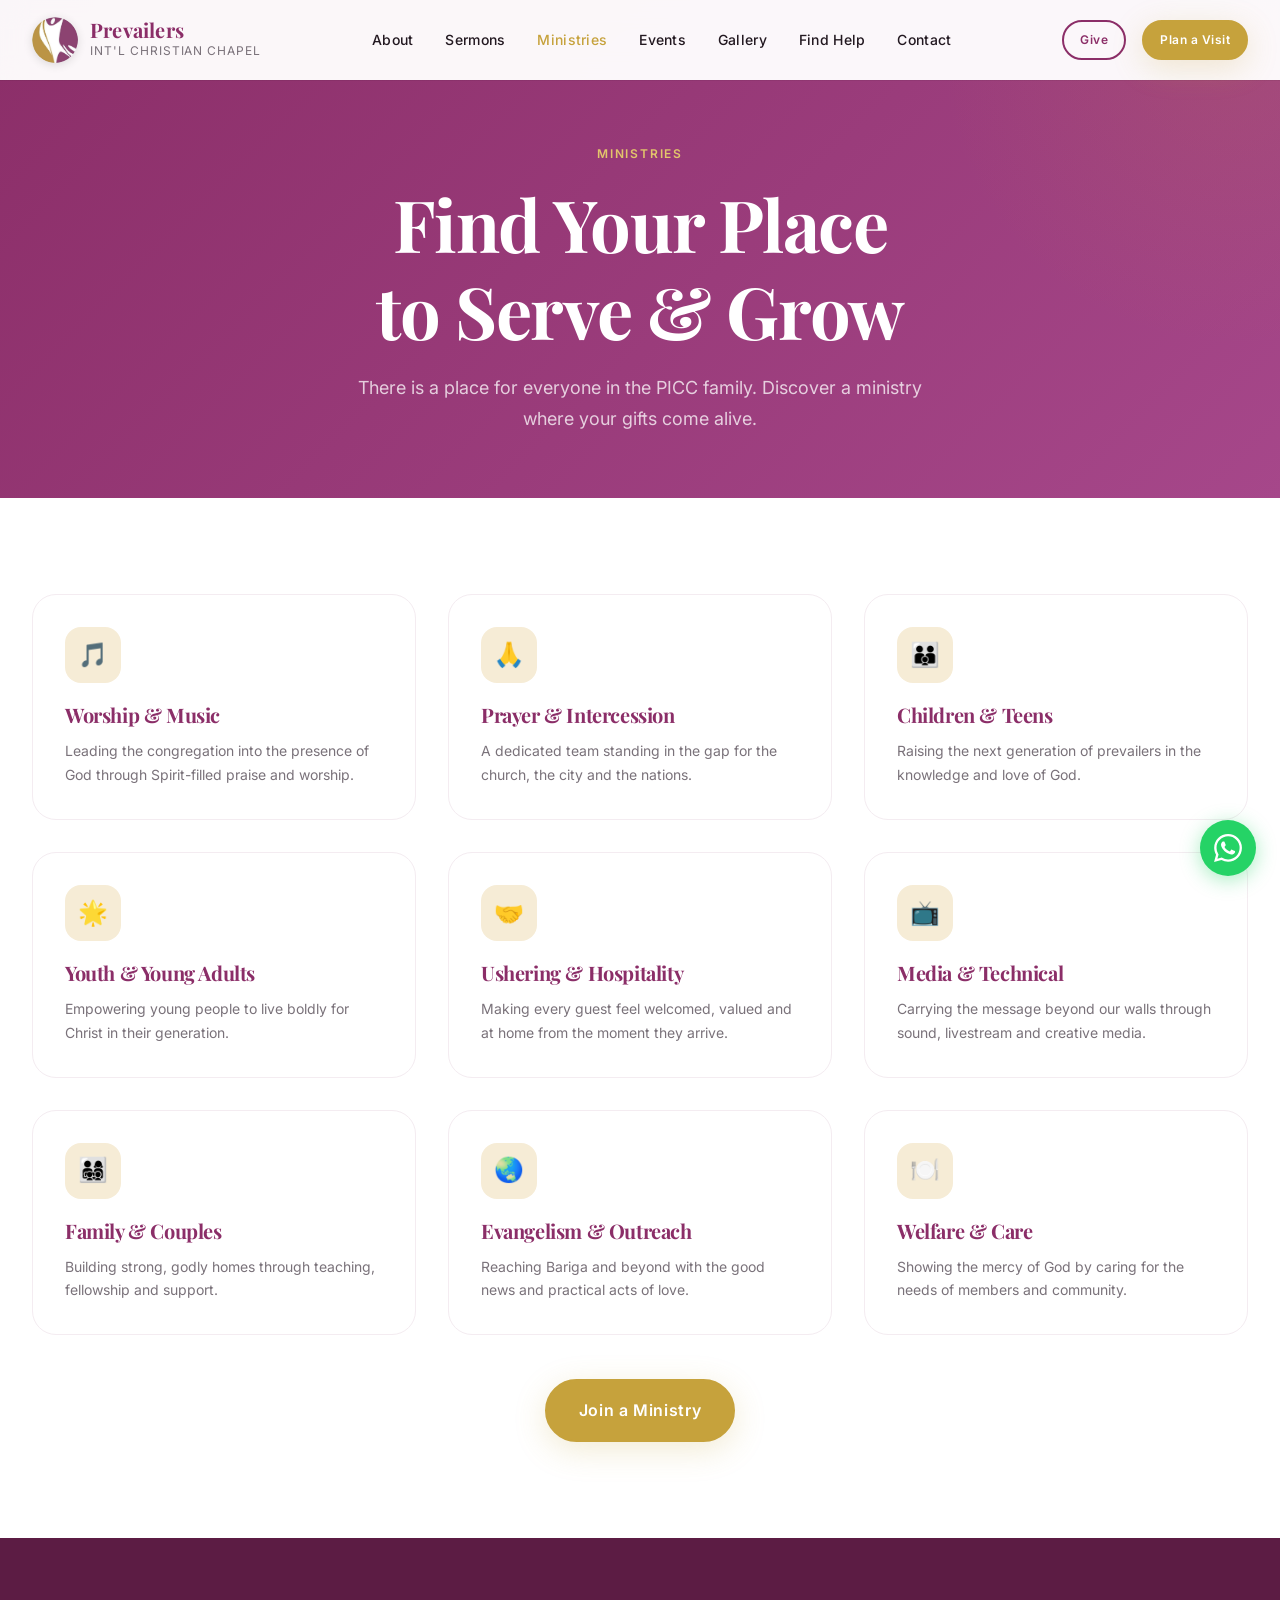
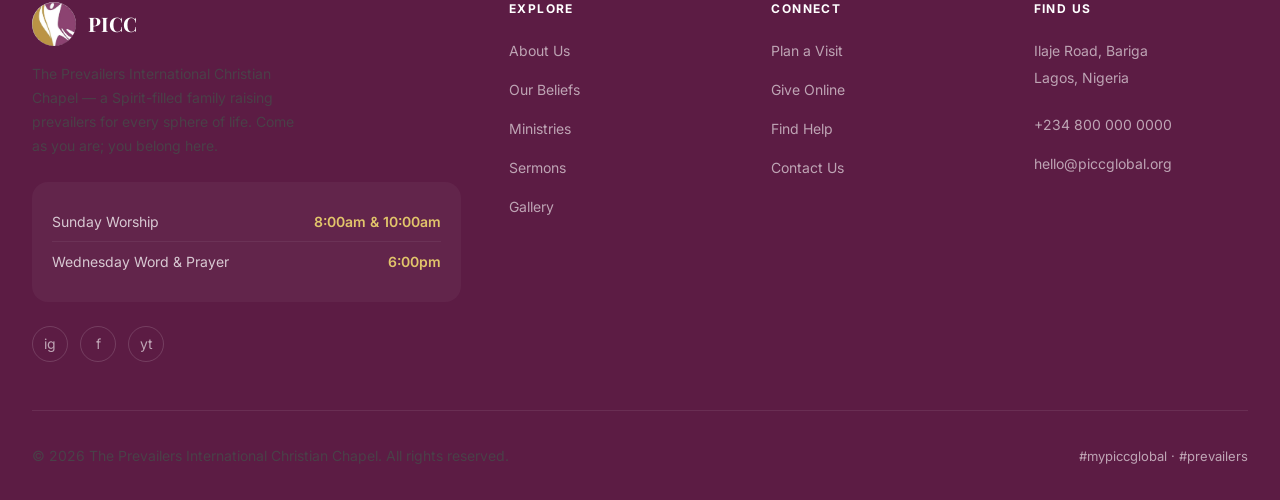
<file: ministries.html>
﻿<!DOCTYPE html>
<html lang="en">
<head>
  <meta charset="UTF-8" />
  <meta name="viewport" content="width=device-width, initial-scale=1.0" />
  <meta name="description" content="Explore the ministries of The Prevailers International Christian Chapel (PICC), Bariga, Lagos, and find your place to serve and grow." />
  <title>Ministries &mdash; The Prevailers International Christian Chapel (PICC)</title>
  <link rel="icon" type="image/png" sizes="32x32" href="assets/img/favicon-32.png" />
  <link rel="apple-touch-icon" href="assets/img/favicon-180.png" />
  <link rel="preconnect" href="https://fonts.googleapis.com" />
  <link rel="preconnect" href="https://fonts.gstatic.com" crossorigin />
  <link href="https://fonts.googleapis.com/css2?family=Playfair+Display:ital,wght@0,700;0,800;1,700&family=Inter:wght@400;500;600&display=swap" rel="stylesheet" />
  <link rel="stylesheet" href="css/style.css" />
</head>
<body>  <nav class="nav nav--scrolled" id="main-nav" data-transparent="false">
    <div class="nav__inner">
      <a href="index.html" class="nav__logo">
        <img src="assets/img/logo.jpg" alt="PICC logo" class="nav__logo-img" />
        <div>
          <div class="nav__logo-text">Prevailers</div>
          <div class="nav__logo-sub">Int'l Christian Chapel</div>
        </div>
      </a>
      <ul class="nav__links">
        <li><a href="about.html" class="nav__link">About</a></li>
        <li><a href="sermons.html" class="nav__link">Sermons</a></li>
        <li><a href="ministries.html" class="nav__link">Ministries</a></li>
        <li><a href="events.html" class="nav__link">Events</a></li>
        <li><a href="gallery.html" class="nav__link">Gallery</a></li>
        <li><a href="find-help.html" class="nav__link nav__link--find-help">Find Help</a></li>
        <li><a href="contact.html" class="nav__link">Contact</a></li>
      </ul>
      <div class="nav__actions">
        <a href="give.html" class="btn btn--secondary btn--sm">Give</a>
        <a href="plan-visit.html" class="btn btn--primary btn--sm">Plan a Visit</a>
        <button class="nav__menu-btn" id="menu-btn" aria-label="Open menu"><span></span><span></span><span></span></button>
      </div>
    </div>
  </nav>
  <div class="mobile-nav" id="mobile-nav">
    <button class="mobile-nav__close" id="mobile-nav-close">&#10005;</button>
    <ul class="mobile-nav__links">
      <li><a href="index.html" class="mobile-nav__link">Home</a></li>
      <li><a href="about.html" class="mobile-nav__link">About</a></li>
      <li><a href="sermons.html" class="mobile-nav__link">Sermons</a></li>
      <li><a href="ministries.html" class="mobile-nav__link">Ministries</a></li>
      <li><a href="events.html" class="mobile-nav__link">Events</a></li>
      <li><a href="gallery.html" class="mobile-nav__link">Gallery</a></li>
      <li><a href="find-help.html" class="mobile-nav__link mobile-nav__link--find-help">Find Help</a></li>
      <li><a href="plan-visit.html" class="mobile-nav__link">Plan a Visit</a></li>
      <li><a href="give.html" class="mobile-nav__link">Give</a></li>
      <li><a href="contact.html" class="mobile-nav__link">Contact</a></li>
    </ul>
  </div>
  <main>
    <header class="page-hero">
      <span class="page-hero__label">Ministries</span>
      <h1 class="page-hero__title">Find Your Place<br>to Serve &amp; Grow</h1>
      <p class="page-hero__subtitle">There is a place for everyone in the PICC family. Discover a ministry where your gifts come alive.</p>
    </header>

    <section class="section">
      <div class="container">
        <div class="grid grid-3 reveal">
          <div class="ministry-card"><div class="ministry-card__icon">&#127925;</div><h3 class="ministry-card__title">Worship &amp; Music</h3><p class="ministry-card__desc">Leading the congregation into the presence of God through Spirit-filled praise and worship.</p></div>
          <div class="ministry-card"><div class="ministry-card__icon">&#128591;</div><h3 class="ministry-card__title">Prayer &amp; Intercession</h3><p class="ministry-card__desc">A dedicated team standing in the gap for the church, the city and the nations.</p></div>
          <div class="ministry-card"><div class="ministry-card__icon">&#128106;</div><h3 class="ministry-card__title">Children &amp; Teens</h3><p class="ministry-card__desc">Raising the next generation of prevailers in the knowledge and love of God.</p></div>
          <div class="ministry-card"><div class="ministry-card__icon">&#127775;</div><h3 class="ministry-card__title">Youth &amp; Young Adults</h3><p class="ministry-card__desc">Empowering young people to live boldly for Christ in their generation.</p></div>
          <div class="ministry-card"><div class="ministry-card__icon">&#129309;</div><h3 class="ministry-card__title">Ushering &amp; Hospitality</h3><p class="ministry-card__desc">Making every guest feel welcomed, valued and at home from the moment they arrive.</p></div>
          <div class="ministry-card"><div class="ministry-card__icon">&#128250;</div><h3 class="ministry-card__title">Media &amp; Technical</h3><p class="ministry-card__desc">Carrying the message beyond our walls through sound, livestream and creative media.</p></div>
          <div class="ministry-card"><div class="ministry-card__icon">&#128104;&#8205;&#128105;&#8205;&#128103;&#8205;&#128102;</div><h3 class="ministry-card__title">Family &amp; Couples</h3><p class="ministry-card__desc">Building strong, godly homes through teaching, fellowship and support.</p></div>
          <div class="ministry-card"><div class="ministry-card__icon">&#127759;</div><h3 class="ministry-card__title">Evangelism &amp; Outreach</h3><p class="ministry-card__desc">Reaching Bariga and beyond with the good news and practical acts of love.</p></div>
          <div class="ministry-card"><div class="ministry-card__icon">&#127869;&#65039;</div><h3 class="ministry-card__title">Welfare &amp; Care</h3><p class="ministry-card__desc">Showing the mercy of God by caring for the needs of members and community.</p></div>
        </div>
        <div style="text-align:center;margin-top:44px;" class="reveal">
          <a href="contact.html" class="btn btn--primary btn--lg">Join a Ministry</a>
        </div>
      </div>
    </section>
  </main>
  <footer class="footer">
    <div class="container">
      <div class="footer__grid">
        <div class="footer__brand">
          <a href="index.html" class="footer__logo">
            <img src="assets/img/logo.jpg" alt="PICC logo" class="footer__logo-img" />
            <span class="footer__logo-name">PICC</span>
          </a>
          <p class="footer__tagline">The Prevailers International Christian Chapel &mdash; a Spirit-filled family raising prevailers for every sphere of life. Come as you are; you belong here.</p>
          <div class="footer__service-times">
            <div class="footer__service-time"><span>Sunday Worship</span><span>8:00am &amp; 10:00am</span></div>
            <div class="footer__service-time"><span>Wednesday Word &amp; Prayer</span><span>6:00pm</span></div>
          </div>
          <div class="footer__socials mt-6">
            <a href="https://www.instagram.com/explore/locations/101768171449928/" target="_blank" rel="noopener" class="footer__social" aria-label="Instagram">ig</a>
            <a href="https://www.facebook.com/groups/1836412196507492/" target="_blank" rel="noopener" class="footer__social" aria-label="Facebook">f</a>
            <a href="#" class="footer__social" aria-label="YouTube">yt</a>
          </div>
        </div>
        <div>
          <h4 class="footer__col-title">Explore</h4>
          <ul class="footer__links">
            <li><a href="about.html" class="footer__link">About Us</a></li>
            <li><a href="beliefs.html" class="footer__link">Our Beliefs</a></li>
            <li><a href="ministries.html" class="footer__link">Ministries</a></li>
            <li><a href="sermons.html" class="footer__link">Sermons</a></li>
            <li><a href="gallery.html" class="footer__link">Gallery</a></li>
          </ul>
        </div>
        <div>
          <h4 class="footer__col-title">Connect</h4>
          <ul class="footer__links">
            <li><a href="plan-visit.html" class="footer__link">Plan a Visit</a></li>
            <li><a href="give.html" class="footer__link">Give Online</a></li>
            <li><a href="find-help.html" class="footer__link">Find Help</a></li>
            <li><a href="contact.html" class="footer__link">Contact Us</a></li>
          </ul>
        </div>
        <div>
          <h4 class="footer__col-title">Find Us</h4>
          <ul class="footer__links">
            <li><span class="footer__link" style="cursor:default;color:rgba(255,255,255,0.6);">Ilaje Road, Bariga<br>Lagos, Nigeria</span></li>
            <li style="margin-top:8px;"><a href="tel:+2348000000000" class="footer__link">+234 800 000 0000</a></li>
            <li><a href="mailto:hello@piccglobal.org" class="footer__link">hello@piccglobal.org</a></li>
          </ul>
        </div>
      </div>
      <div class="footer__bottom">
        <p>&copy; 2026 The Prevailers International Christian Chapel. All rights reserved.</p>
        <div style="display:flex;gap:16px;"><span class="footer__link" style="font-size:13px;">#mypiccglobal &middot; #prevailers</span></div>
      </div>
    </div>
  </footer>
  <a href="https://wa.me/2348000000000" class="whatsapp-float" target="_blank" rel="noopener" aria-label="Chat on WhatsApp">
    <svg viewBox="0 0 24 24" xmlns="http://www.w3.org/2000/svg"><path d="M17.472 14.382c-.297-.149-1.758-.867-2.03-.967-.273-.099-.471-.148-.67.15-.197.297-.767.966-.94 1.164-.173.199-.347.223-.644.075-.297-.15-1.255-.463-2.39-1.475-.883-.788-1.48-1.761-1.653-2.059-.173-.297-.018-.458.13-.606.134-.133.298-.347.446-.52.149-.174.198-.298.298-.497.099-.198.05-.371-.025-.52-.075-.149-.669-1.612-.916-2.207-.242-.579-.487-.5-.669-.51-.173-.008-.371-.01-.57-.01-.198 0-.52.074-.792.372-.272.297-1.04 1.016-1.04 2.479 0 1.462 1.065 2.875 1.213 3.074.149.198 2.096 3.2 5.077 4.487.709.306 1.262.489 1.694.625.712.227 1.36.195 1.871.118.571-.085 1.758-.719 2.006-1.413.248-.694.248-1.289.173-1.413-.074-.124-.272-.198-.57-.347m-5.421 7.403h-.004a9.87 9.87 0 01-5.031-1.378l-.361-.214-3.741.982.998-3.648-.235-.374a9.86 9.86 0 01-1.51-5.26c.001-5.45 4.436-9.884 9.888-9.884 2.64 0 5.122 1.03 6.988 2.898a9.825 9.825 0 012.893 6.994c-.003 5.45-4.437 9.884-9.885 9.884m8.413-18.297A11.815 11.815 0 0012.05 0C5.495 0 .16 5.335.157 11.892c0 2.096.547 4.142 1.588 5.945L.057 24l6.305-1.654a11.882 11.882 0 005.683 1.448h.005c6.554 0 11.89-5.335 11.893-11.893a11.821 11.821 0 00-3.48-8.413z"/></svg>
  </a>
  <script src="js/main.js"></script>
</body>
</html>
</file>
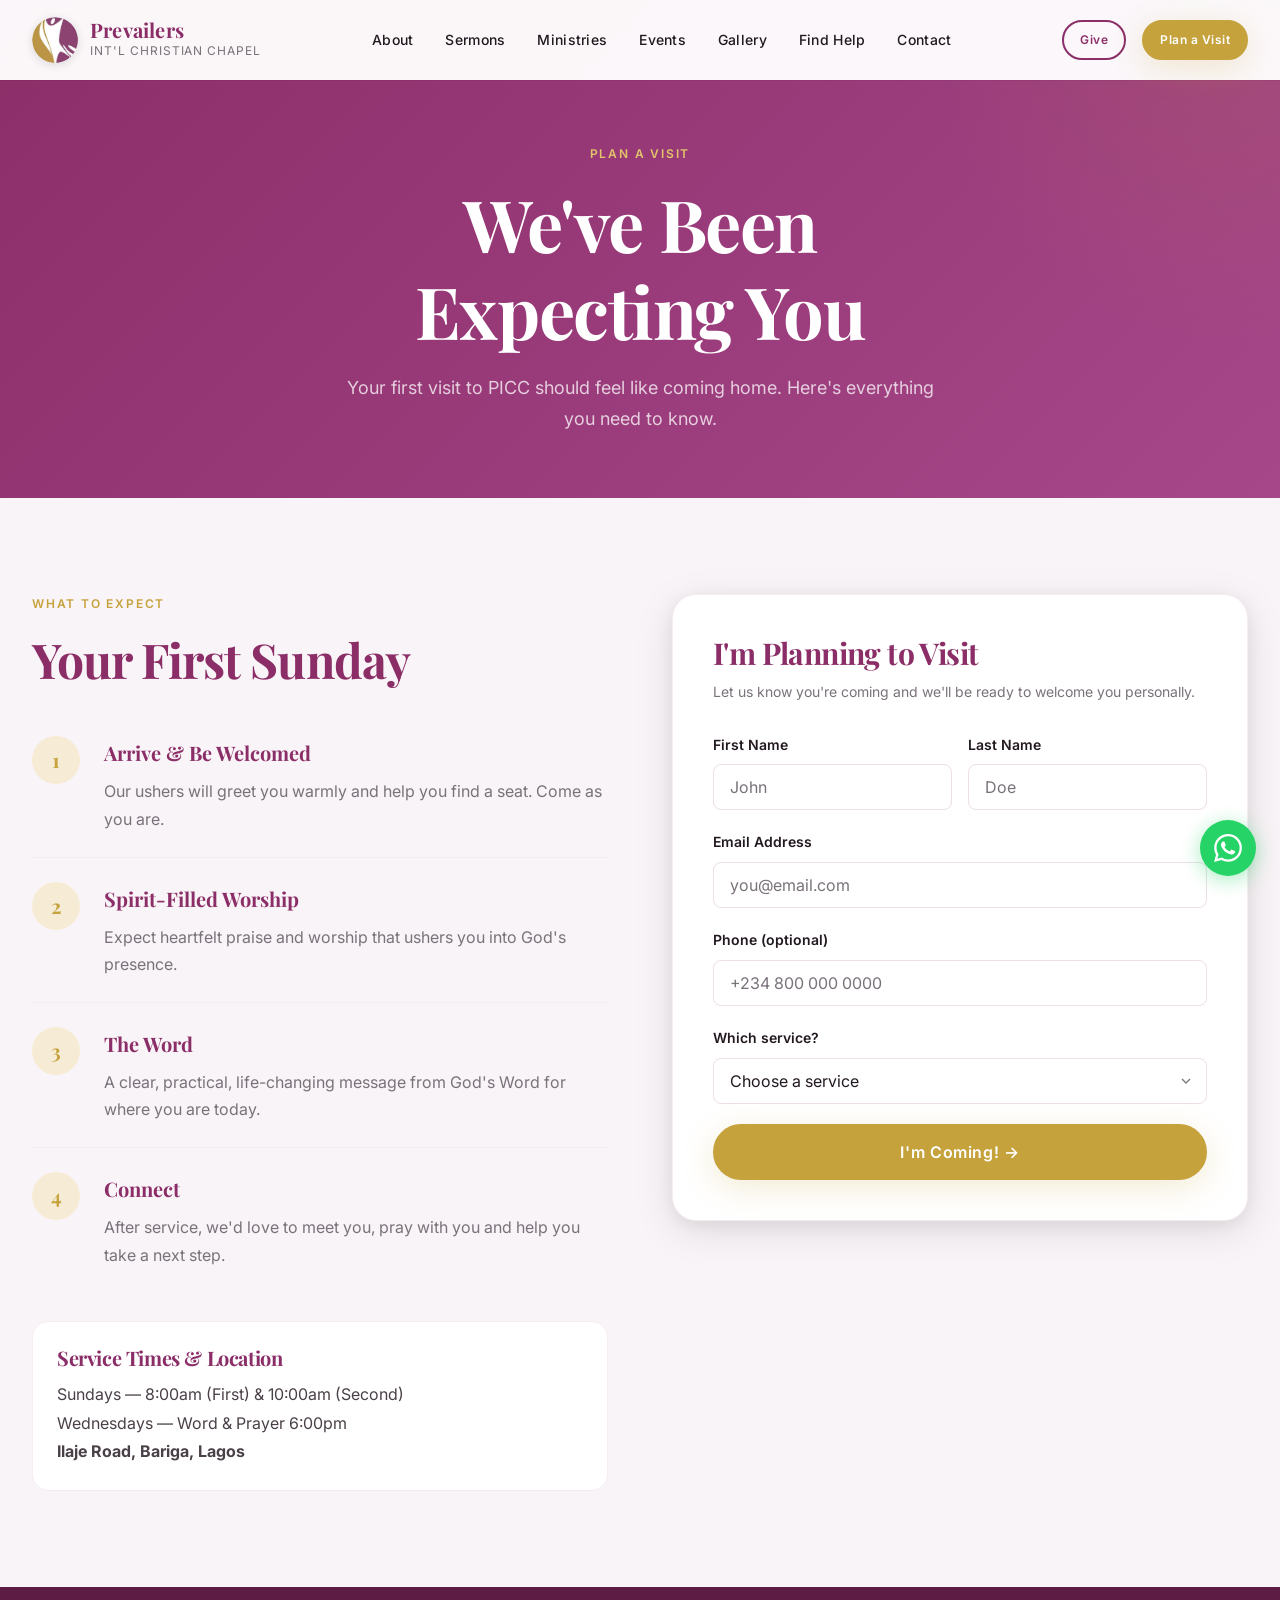
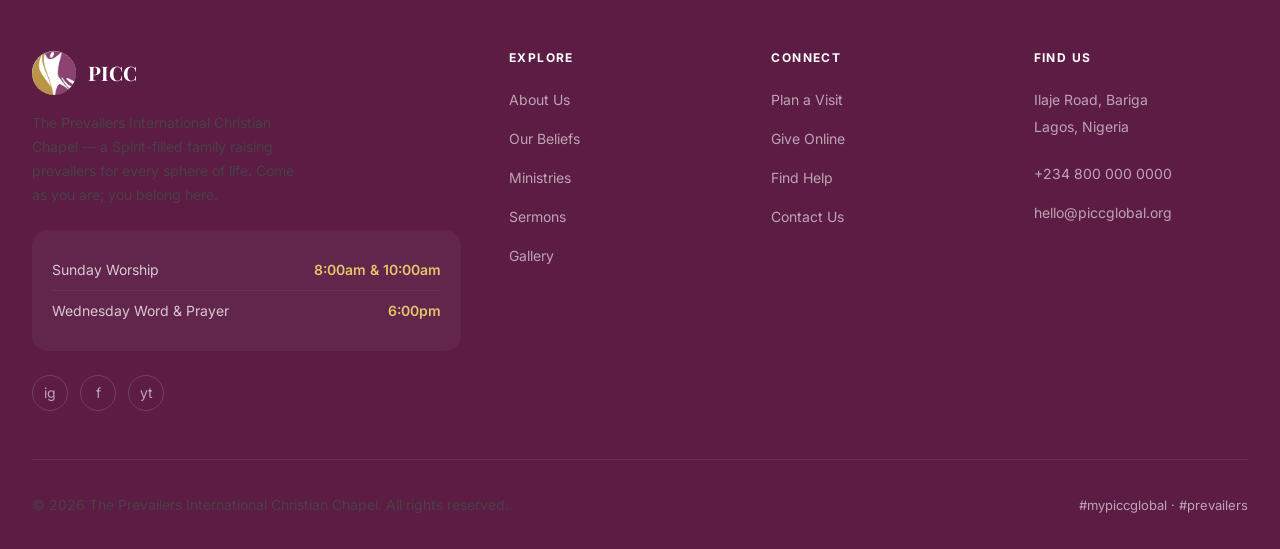
<file: plan-visit.html>
﻿<!DOCTYPE html>
<html lang="en">
<head>
  <meta charset="UTF-8" />
  <meta name="viewport" content="width=device-width, initial-scale=1.0" />
  <meta name="description" content="Plan your first visit to The Prevailers International Christian Chapel (PICC) on Ilaje Road, Bariga, Lagos. Service times and what to expect." />
  <title>Plan a Visit &mdash; The Prevailers International Christian Chapel (PICC)</title>
  <link rel="icon" type="image/png" sizes="32x32" href="assets/img/favicon-32.png" />
  <link rel="apple-touch-icon" href="assets/img/favicon-180.png" />
  <link rel="preconnect" href="https://fonts.googleapis.com" />
  <link rel="preconnect" href="https://fonts.gstatic.com" crossorigin />
  <link href="https://fonts.googleapis.com/css2?family=Playfair+Display:ital,wght@0,700;0,800;1,700&family=Inter:wght@400;500;600&display=swap" rel="stylesheet" />
  <link rel="stylesheet" href="css/style.css" />
</head>
<body>  <nav class="nav nav--scrolled" id="main-nav" data-transparent="false">
    <div class="nav__inner">
      <a href="index.html" class="nav__logo">
        <img src="assets/img/logo.jpg" alt="PICC logo" class="nav__logo-img" />
        <div>
          <div class="nav__logo-text">Prevailers</div>
          <div class="nav__logo-sub">Int'l Christian Chapel</div>
        </div>
      </a>
      <ul class="nav__links">
        <li><a href="about.html" class="nav__link">About</a></li>
        <li><a href="sermons.html" class="nav__link">Sermons</a></li>
        <li><a href="ministries.html" class="nav__link">Ministries</a></li>
        <li><a href="events.html" class="nav__link">Events</a></li>
        <li><a href="gallery.html" class="nav__link">Gallery</a></li>
        <li><a href="find-help.html" class="nav__link nav__link--find-help">Find Help</a></li>
        <li><a href="contact.html" class="nav__link">Contact</a></li>
      </ul>
      <div class="nav__actions">
        <a href="give.html" class="btn btn--secondary btn--sm">Give</a>
        <a href="plan-visit.html" class="btn btn--primary btn--sm">Plan a Visit</a>
        <button class="nav__menu-btn" id="menu-btn" aria-label="Open menu"><span></span><span></span><span></span></button>
      </div>
    </div>
  </nav>
  <div class="mobile-nav" id="mobile-nav">
    <button class="mobile-nav__close" id="mobile-nav-close">&#10005;</button>
    <ul class="mobile-nav__links">
      <li><a href="index.html" class="mobile-nav__link">Home</a></li>
      <li><a href="about.html" class="mobile-nav__link">About</a></li>
      <li><a href="sermons.html" class="mobile-nav__link">Sermons</a></li>
      <li><a href="ministries.html" class="mobile-nav__link">Ministries</a></li>
      <li><a href="events.html" class="mobile-nav__link">Events</a></li>
      <li><a href="gallery.html" class="mobile-nav__link">Gallery</a></li>
      <li><a href="find-help.html" class="mobile-nav__link mobile-nav__link--find-help">Find Help</a></li>
      <li><a href="plan-visit.html" class="mobile-nav__link">Plan a Visit</a></li>
      <li><a href="give.html" class="mobile-nav__link">Give</a></li>
      <li><a href="contact.html" class="mobile-nav__link">Contact</a></li>
    </ul>
  </div>
  <main>
    <header class="page-hero">
      <span class="page-hero__label">Plan a Visit</span>
      <h1 class="page-hero__title">We've Been<br>Expecting You</h1>
      <p class="page-hero__subtitle">Your first visit to PICC should feel like coming home. Here's everything you need to know.</p>
    </header>

    <section class="section section--warm">
      <div class="container">
        <div class="stack-mobile" style="display:grid;grid-template-columns:1fr 1fr;gap:64px;align-items:start;">
          <div class="reveal">
            <span class="section-header__label">What to Expect</span>
            <h2 style="margin-bottom:24px;">Your First Sunday</h2>
            <div class="visit-steps">
              <div class="visit-step"><div class="visit-step__number">1</div><div class="visit-step__content"><div class="visit-step__title">Arrive &amp; Be Welcomed</div><p class="visit-step__desc">Our ushers will greet you warmly and help you find a seat. Come as you are.</p></div></div>
              <div class="visit-step"><div class="visit-step__number">2</div><div class="visit-step__content"><div class="visit-step__title">Spirit-Filled Worship</div><p class="visit-step__desc">Expect heartfelt praise and worship that ushers you into God's presence.</p></div></div>
              <div class="visit-step"><div class="visit-step__number">3</div><div class="visit-step__content"><div class="visit-step__title">The Word</div><p class="visit-step__desc">A clear, practical, life-changing message from God's Word for where you are today.</p></div></div>
              <div class="visit-step"><div class="visit-step__number">4</div><div class="visit-step__content"><div class="visit-step__title">Connect</div><p class="visit-step__desc">After service, we'd love to meet you, pray with you and help you take a next step.</p></div></div>
            </div>
            <div style="margin-top:28px;background:white;border-radius:16px;padding:24px;border:1px solid var(--color-border-light);">
              <h4 style="margin-bottom:10px;">Service Times &amp; Location</h4>
              <p style="margin:0;color:var(--color-text-soft);">Sundays &mdash; 8:00am (First) &amp; 10:00am (Second)<br>Wednesdays &mdash; Word &amp; Prayer 6:00pm<br><strong>Ilaje Road, Bariga, Lagos</strong></p>
            </div>
          </div>

          <div class="reveal" style="background:white;border-radius:24px;padding:40px;box-shadow:var(--shadow-lg);border:1px solid var(--color-border-light);">
            <h3 style="margin-bottom:8px;">I'm Planning to Visit</h3>
            <p style="font-size:14px;color:var(--color-muted);margin-bottom:28px;">Let us know you're coming and we'll be ready to welcome you personally.</p>
            <form id="visit-form">
              <div class="form-row">
                <div class="form-group"><label class="form-label" for="vf">First Name</label><input id="vf" class="form-input" placeholder="John" required /></div>
                <div class="form-group"><label class="form-label" for="vl">Last Name</label><input id="vl" class="form-input" placeholder="Doe" /></div>
              </div>
              <div class="form-group"><label class="form-label" for="ve">Email Address</label><input type="email" id="ve" class="form-input" placeholder="you@email.com" required /></div>
              <div class="form-group"><label class="form-label" for="vp">Phone (optional)</label><input type="tel" id="vp" class="form-input" placeholder="+234 800 000 0000" /></div>
              <div class="form-group"><label class="form-label" for="vd">Which service?</label><select id="vd" class="form-select"><option value="">Choose a service</option><option>Sunday First Service &mdash; 8:00am</option><option>Sunday Second Service &mdash; 10:00am</option><option>Wednesday Word &amp; Prayer &mdash; 6:00pm</option></select></div>
              <button type="submit" class="btn btn--primary btn--full btn--lg">I'm Coming! &rarr;</button>
            </form>
          </div>
        </div>
      </div>
    </section>
  </main>
  <footer class="footer">
    <div class="container">
      <div class="footer__grid">
        <div class="footer__brand">
          <a href="index.html" class="footer__logo">
            <img src="assets/img/logo.jpg" alt="PICC logo" class="footer__logo-img" />
            <span class="footer__logo-name">PICC</span>
          </a>
          <p class="footer__tagline">The Prevailers International Christian Chapel &mdash; a Spirit-filled family raising prevailers for every sphere of life. Come as you are; you belong here.</p>
          <div class="footer__service-times">
            <div class="footer__service-time"><span>Sunday Worship</span><span>8:00am &amp; 10:00am</span></div>
            <div class="footer__service-time"><span>Wednesday Word &amp; Prayer</span><span>6:00pm</span></div>
          </div>
          <div class="footer__socials mt-6">
            <a href="https://www.instagram.com/explore/locations/101768171449928/" target="_blank" rel="noopener" class="footer__social" aria-label="Instagram">ig</a>
            <a href="https://www.facebook.com/groups/1836412196507492/" target="_blank" rel="noopener" class="footer__social" aria-label="Facebook">f</a>
            <a href="#" class="footer__social" aria-label="YouTube">yt</a>
          </div>
        </div>
        <div>
          <h4 class="footer__col-title">Explore</h4>
          <ul class="footer__links">
            <li><a href="about.html" class="footer__link">About Us</a></li>
            <li><a href="beliefs.html" class="footer__link">Our Beliefs</a></li>
            <li><a href="ministries.html" class="footer__link">Ministries</a></li>
            <li><a href="sermons.html" class="footer__link">Sermons</a></li>
            <li><a href="gallery.html" class="footer__link">Gallery</a></li>
          </ul>
        </div>
        <div>
          <h4 class="footer__col-title">Connect</h4>
          <ul class="footer__links">
            <li><a href="plan-visit.html" class="footer__link">Plan a Visit</a></li>
            <li><a href="give.html" class="footer__link">Give Online</a></li>
            <li><a href="find-help.html" class="footer__link">Find Help</a></li>
            <li><a href="contact.html" class="footer__link">Contact Us</a></li>
          </ul>
        </div>
        <div>
          <h4 class="footer__col-title">Find Us</h4>
          <ul class="footer__links">
            <li><span class="footer__link" style="cursor:default;color:rgba(255,255,255,0.6);">Ilaje Road, Bariga<br>Lagos, Nigeria</span></li>
            <li style="margin-top:8px;"><a href="tel:+2348000000000" class="footer__link">+234 800 000 0000</a></li>
            <li><a href="mailto:hello@piccglobal.org" class="footer__link">hello@piccglobal.org</a></li>
          </ul>
        </div>
      </div>
      <div class="footer__bottom">
        <p>&copy; 2026 The Prevailers International Christian Chapel. All rights reserved.</p>
        <div style="display:flex;gap:16px;"><span class="footer__link" style="font-size:13px;">#mypiccglobal &middot; #prevailers</span></div>
      </div>
    </div>
  </footer>
  <a href="https://wa.me/2348000000000" class="whatsapp-float" target="_blank" rel="noopener" aria-label="Chat on WhatsApp">
    <svg viewBox="0 0 24 24" xmlns="http://www.w3.org/2000/svg"><path d="M17.472 14.382c-.297-.149-1.758-.867-2.03-.967-.273-.099-.471-.148-.67.15-.197.297-.767.966-.94 1.164-.173.199-.347.223-.644.075-.297-.15-1.255-.463-2.39-1.475-.883-.788-1.48-1.761-1.653-2.059-.173-.297-.018-.458.13-.606.134-.133.298-.347.446-.52.149-.174.198-.298.298-.497.099-.198.05-.371-.025-.52-.075-.149-.669-1.612-.916-2.207-.242-.579-.487-.5-.669-.51-.173-.008-.371-.01-.57-.01-.198 0-.52.074-.792.372-.272.297-1.04 1.016-1.04 2.479 0 1.462 1.065 2.875 1.213 3.074.149.198 2.096 3.2 5.077 4.487.709.306 1.262.489 1.694.625.712.227 1.36.195 1.871.118.571-.085 1.758-.719 2.006-1.413.248-.694.248-1.289.173-1.413-.074-.124-.272-.198-.57-.347m-5.421 7.403h-.004a9.87 9.87 0 01-5.031-1.378l-.361-.214-3.741.982.998-3.648-.235-.374a9.86 9.86 0 01-1.51-5.26c.001-5.45 4.436-9.884 9.888-9.884 2.64 0 5.122 1.03 6.988 2.898a9.825 9.825 0 012.893 6.994c-.003 5.45-4.437 9.884-9.885 9.884m8.413-18.297A11.815 11.815 0 0012.05 0C5.495 0 .16 5.335.157 11.892c0 2.096.547 4.142 1.588 5.945L.057 24l6.305-1.654a11.882 11.882 0 005.683 1.448h.005c6.554 0 11.89-5.335 11.893-11.893a11.821 11.821 0 00-3.48-8.413z"/></svg>
  </a>
  <script src="js/main.js"></script>
</body>
</html>
</file>
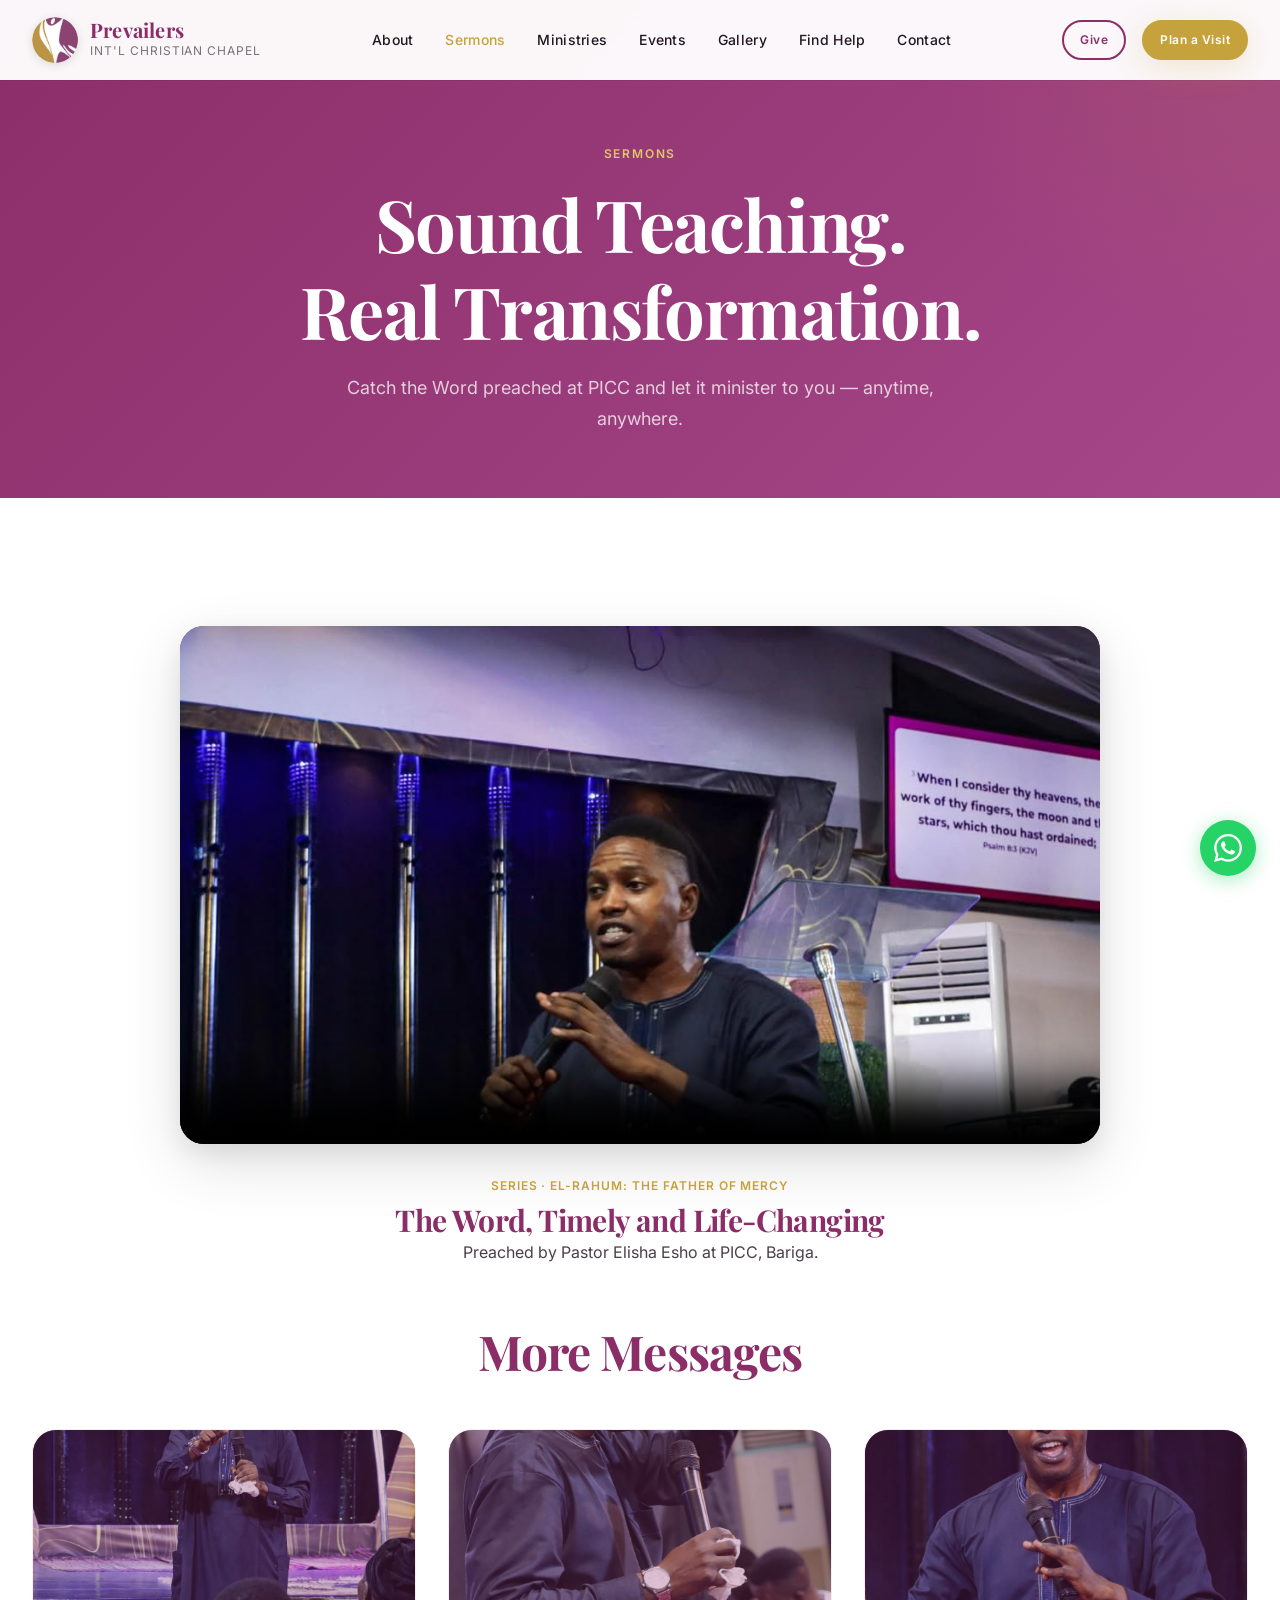
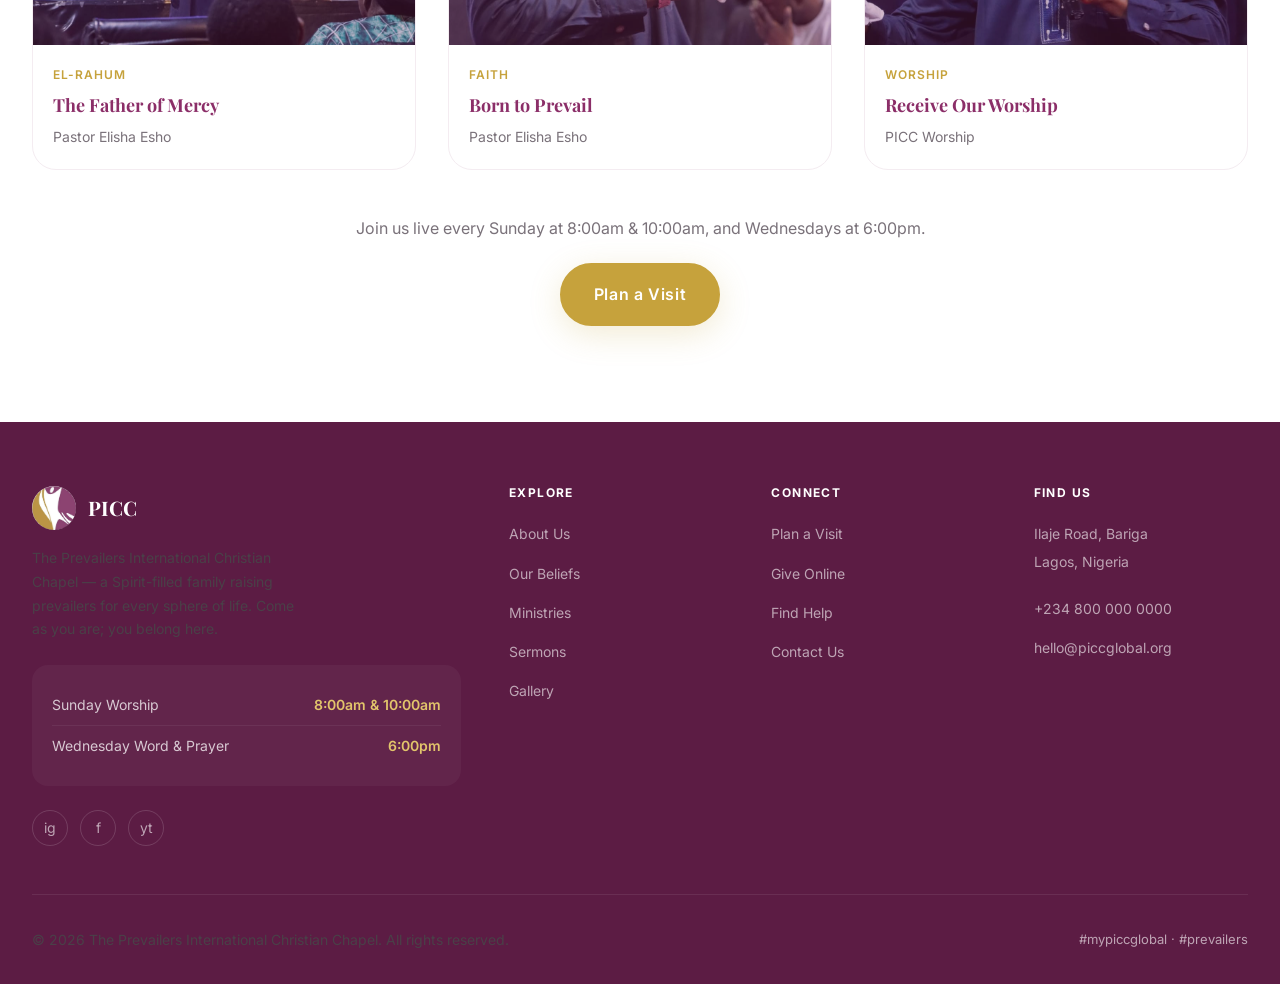
<file: sermons.html>
﻿<!DOCTYPE html>
<html lang="en">
<head>
  <meta charset="UTF-8" />
  <meta name="viewport" content="width=device-width, initial-scale=1.0" />
  <meta name="description" content="Watch and listen to sermons from The Prevailers International Christian Chapel (PICC), Bariga, Lagos, preached by Pastor Elisha Esho." />
  <title>Sermons &mdash; The Prevailers International Christian Chapel (PICC)</title>
  <link rel="icon" type="image/png" sizes="32x32" href="assets/img/favicon-32.png" />
  <link rel="apple-touch-icon" href="assets/img/favicon-180.png" />
  <link rel="preconnect" href="https://fonts.googleapis.com" />
  <link rel="preconnect" href="https://fonts.gstatic.com" crossorigin />
  <link href="https://fonts.googleapis.com/css2?family=Playfair+Display:ital,wght@0,700;0,800;1,700&family=Inter:wght@400;500;600&display=swap" rel="stylesheet" />
  <link rel="stylesheet" href="css/style.css" />
</head>
<body>  <nav class="nav nav--scrolled" id="main-nav" data-transparent="false">
    <div class="nav__inner">
      <a href="index.html" class="nav__logo">
        <img src="assets/img/logo.jpg" alt="PICC logo" class="nav__logo-img" />
        <div>
          <div class="nav__logo-text">Prevailers</div>
          <div class="nav__logo-sub">Int'l Christian Chapel</div>
        </div>
      </a>
      <ul class="nav__links">
        <li><a href="about.html" class="nav__link">About</a></li>
        <li><a href="sermons.html" class="nav__link">Sermons</a></li>
        <li><a href="ministries.html" class="nav__link">Ministries</a></li>
        <li><a href="events.html" class="nav__link">Events</a></li>
        <li><a href="gallery.html" class="nav__link">Gallery</a></li>
        <li><a href="find-help.html" class="nav__link nav__link--find-help">Find Help</a></li>
        <li><a href="contact.html" class="nav__link">Contact</a></li>
      </ul>
      <div class="nav__actions">
        <a href="give.html" class="btn btn--secondary btn--sm">Give</a>
        <a href="plan-visit.html" class="btn btn--primary btn--sm">Plan a Visit</a>
        <button class="nav__menu-btn" id="menu-btn" aria-label="Open menu"><span></span><span></span><span></span></button>
      </div>
    </div>
  </nav>
  <div class="mobile-nav" id="mobile-nav">
    <button class="mobile-nav__close" id="mobile-nav-close">&#10005;</button>
    <ul class="mobile-nav__links">
      <li><a href="index.html" class="mobile-nav__link">Home</a></li>
      <li><a href="about.html" class="mobile-nav__link">About</a></li>
      <li><a href="sermons.html" class="mobile-nav__link">Sermons</a></li>
      <li><a href="ministries.html" class="mobile-nav__link">Ministries</a></li>
      <li><a href="events.html" class="mobile-nav__link">Events</a></li>
      <li><a href="gallery.html" class="mobile-nav__link">Gallery</a></li>
      <li><a href="find-help.html" class="mobile-nav__link mobile-nav__link--find-help">Find Help</a></li>
      <li><a href="plan-visit.html" class="mobile-nav__link">Plan a Visit</a></li>
      <li><a href="give.html" class="mobile-nav__link">Give</a></li>
      <li><a href="contact.html" class="mobile-nav__link">Contact</a></li>
    </ul>
  </div>
  <main>
    <header class="page-hero">
      <span class="page-hero__label">Sermons</span>
      <h1 class="page-hero__title">Sound Teaching.<br>Real Transformation.</h1>
      <p class="page-hero__subtitle">Catch the Word preached at PICC and let it minister to you &mdash; anytime, anywhere.</p>
    </header>

    <section class="section">
      <div class="container">
        <div class="reveal" style="max-width:920px;margin:0 auto 56px;">
          <div class="video-embed">
            <video controls playsinline poster="assets/img/pastor-3.jpg" style="width:100%;height:100%;object-fit:cover;">
              <source src="assets/video/teaching.mp4" type="video/mp4" />
            </video>
          </div>
          <div style="text-align:center;margin-top:20px;">
            <div class="sermon-card__series" style="margin-bottom:6px;">Series &middot; El-Rahum: The Father of Mercy</div>
            <h3>The Word, Timely and Life-Changing</h3>
            <p>Preached by Pastor Elisha Esho at PICC, Bariga.</p>
          </div>
        </div>

        <div class="section-header section-header--center reveal">
          <h2 class="section-header__title">More Messages</h2>
        </div>
        <div class="grid grid-3 reveal">
          <div class="sermon-card">
            <div class="sermon-card__thumb"><img src="assets/img/pastor-1.jpg" alt="Sermon thumbnail" /></div>
            <div class="sermon-card__body"><div class="sermon-card__series">El-Rahum</div><div class="sermon-card__title">The Father of Mercy</div><div class="sermon-card__speaker">Pastor Elisha Esho</div></div>
          </div>
          <div class="sermon-card">
            <div class="sermon-card__thumb"><img src="assets/img/pastor-2.jpg" alt="Sermon thumbnail" /></div>
            <div class="sermon-card__body"><div class="sermon-card__series">Faith</div><div class="sermon-card__title">Born to Prevail</div><div class="sermon-card__speaker">Pastor Elisha Esho</div></div>
          </div>
          <div class="sermon-card">
            <div class="sermon-card__thumb"><img src="assets/img/pastor-4.jpg" alt="Sermon thumbnail" /></div>
            <div class="sermon-card__body"><div class="sermon-card__series">Worship</div><div class="sermon-card__title">Receive Our Worship</div><div class="sermon-card__speaker">PICC Worship</div></div>
          </div>
        </div>

        <div style="text-align:center;margin-top:44px;" class="reveal">
          <p style="margin-bottom:20px;color:var(--color-muted);">Join us live every Sunday at 8:00am &amp; 10:00am, and Wednesdays at 6:00pm.</p>
          <a href="plan-visit.html" class="btn btn--primary btn--lg">Plan a Visit</a>
        </div>
      </div>
    </section>
  </main>
  <footer class="footer">
    <div class="container">
      <div class="footer__grid">
        <div class="footer__brand">
          <a href="index.html" class="footer__logo">
            <img src="assets/img/logo.jpg" alt="PICC logo" class="footer__logo-img" />
            <span class="footer__logo-name">PICC</span>
          </a>
          <p class="footer__tagline">The Prevailers International Christian Chapel &mdash; a Spirit-filled family raising prevailers for every sphere of life. Come as you are; you belong here.</p>
          <div class="footer__service-times">
            <div class="footer__service-time"><span>Sunday Worship</span><span>8:00am &amp; 10:00am</span></div>
            <div class="footer__service-time"><span>Wednesday Word &amp; Prayer</span><span>6:00pm</span></div>
          </div>
          <div class="footer__socials mt-6">
            <a href="https://www.instagram.com/explore/locations/101768171449928/" target="_blank" rel="noopener" class="footer__social" aria-label="Instagram">ig</a>
            <a href="https://www.facebook.com/groups/1836412196507492/" target="_blank" rel="noopener" class="footer__social" aria-label="Facebook">f</a>
            <a href="#" class="footer__social" aria-label="YouTube">yt</a>
          </div>
        </div>
        <div>
          <h4 class="footer__col-title">Explore</h4>
          <ul class="footer__links">
            <li><a href="about.html" class="footer__link">About Us</a></li>
            <li><a href="beliefs.html" class="footer__link">Our Beliefs</a></li>
            <li><a href="ministries.html" class="footer__link">Ministries</a></li>
            <li><a href="sermons.html" class="footer__link">Sermons</a></li>
            <li><a href="gallery.html" class="footer__link">Gallery</a></li>
          </ul>
        </div>
        <div>
          <h4 class="footer__col-title">Connect</h4>
          <ul class="footer__links">
            <li><a href="plan-visit.html" class="footer__link">Plan a Visit</a></li>
            <li><a href="give.html" class="footer__link">Give Online</a></li>
            <li><a href="find-help.html" class="footer__link">Find Help</a></li>
            <li><a href="contact.html" class="footer__link">Contact Us</a></li>
          </ul>
        </div>
        <div>
          <h4 class="footer__col-title">Find Us</h4>
          <ul class="footer__links">
            <li><span class="footer__link" style="cursor:default;color:rgba(255,255,255,0.6);">Ilaje Road, Bariga<br>Lagos, Nigeria</span></li>
            <li style="margin-top:8px;"><a href="tel:+2348000000000" class="footer__link">+234 800 000 0000</a></li>
            <li><a href="mailto:hello@piccglobal.org" class="footer__link">hello@piccglobal.org</a></li>
          </ul>
        </div>
      </div>
      <div class="footer__bottom">
        <p>&copy; 2026 The Prevailers International Christian Chapel. All rights reserved.</p>
        <div style="display:flex;gap:16px;"><span class="footer__link" style="font-size:13px;">#mypiccglobal &middot; #prevailers</span></div>
      </div>
    </div>
  </footer>
  <a href="https://wa.me/2348000000000" class="whatsapp-float" target="_blank" rel="noopener" aria-label="Chat on WhatsApp">
    <svg viewBox="0 0 24 24" xmlns="http://www.w3.org/2000/svg"><path d="M17.472 14.382c-.297-.149-1.758-.867-2.03-.967-.273-.099-.471-.148-.67.15-.197.297-.767.966-.94 1.164-.173.199-.347.223-.644.075-.297-.15-1.255-.463-2.39-1.475-.883-.788-1.48-1.761-1.653-2.059-.173-.297-.018-.458.13-.606.134-.133.298-.347.446-.52.149-.174.198-.298.298-.497.099-.198.05-.371-.025-.52-.075-.149-.669-1.612-.916-2.207-.242-.579-.487-.5-.669-.51-.173-.008-.371-.01-.57-.01-.198 0-.52.074-.792.372-.272.297-1.04 1.016-1.04 2.479 0 1.462 1.065 2.875 1.213 3.074.149.198 2.096 3.2 5.077 4.487.709.306 1.262.489 1.694.625.712.227 1.36.195 1.871.118.571-.085 1.758-.719 2.006-1.413.248-.694.248-1.289.173-1.413-.074-.124-.272-.198-.57-.347m-5.421 7.403h-.004a9.87 9.87 0 01-5.031-1.378l-.361-.214-3.741.982.998-3.648-.235-.374a9.86 9.86 0 01-1.51-5.26c.001-5.45 4.436-9.884 9.888-9.884 2.64 0 5.122 1.03 6.988 2.898a9.825 9.825 0 012.893 6.994c-.003 5.45-4.437 9.884-9.885 9.884m8.413-18.297A11.815 11.815 0 0012.05 0C5.495 0 .16 5.335.157 11.892c0 2.096.547 4.142 1.588 5.945L.057 24l6.305-1.654a11.882 11.882 0 005.683 1.448h.005c6.554 0 11.89-5.335 11.893-11.893a11.821 11.821 0 00-3.48-8.413z"/></svg>
  </a>
  <script src="js/main.js"></script>
</body>
</html>
</file>
<file: css/style.css>
/* ==========================================================================
   CHURCH WEBSITE — MASTER STYLESHEET
   Design System: Clean, Modern, Emotionally Warm, Spiritually Grounded
   ========================================================================== */

/* --------------------------------------------------------------------------
   1. DESIGN TOKENS (CSS VARIABLES)
   -------------------------------------------------------------------------- */
:root {
  /* Primary Palette — Logo: Royal Plum/Magenta & Warm Gold */
  --color-primary:       #8B2E68;
  --color-primary-dark:  #5C1C44;
  --color-primary-light: #A6478A;
  --color-accent:        #C6A23C;
  --color-accent-light:  #E2C56B;
  --color-accent-subtle: #F6ECD6;

  /* Neutrals */
  --color-warm:          #F9F4F7;
  --color-cream:         #FDF8FB;
  --color-white:         #FFFFFF;
  --color-text:          #221820;
  --color-text-soft:     #4A4048;
  --color-muted:         #7A727A;
  --color-border:        #ECDFE7;
  --color-border-light:  #F4ECF1;

  /* Emotional UI Colors */
  --color-calm:          #4A7FA5;
  --color-hope:          #7BA05B;
  --color-gentle:        #9E7BB5;

  /* Typography */
  --font-heading:        'Playfair Display', Georgia, serif;
  --font-body:           'Inter', -apple-system, BlinkMacSystemFont, sans-serif;
  --font-label:          'Inter', sans-serif;

  /* Type Scale */
  --text-xs:   0.75rem;
  --text-sm:   0.875rem;
  --text-base: 1rem;
  --text-lg:   1.125rem;
  --text-xl:   1.25rem;
  --text-2xl:  1.5rem;
  --text-3xl:  1.875rem;
  --text-4xl:  2.25rem;
  --text-5xl:  3rem;
  --text-6xl:  3.75rem;
  --text-7xl:  4.5rem;

  /* Spacing */
  --space-1:   0.25rem;
  --space-2:   0.5rem;
  --space-3:   0.75rem;
  --space-4:   1rem;
  --space-5:   1.25rem;
  --space-6:   1.5rem;
  --space-8:   2rem;
  --space-10:  2.5rem;
  --space-12:  3rem;
  --space-16:  4rem;
  --space-20:  5rem;
  --space-24:  6rem;
  --space-32:  8rem;
  --space-40:  10rem;

  /* Border Radius */
  --radius-sm:   4px;
  --radius-md:   8px;
  --radius-lg:   16px;
  --radius-xl:   24px;
  --radius-2xl:  32px;
  --radius-full: 9999px;

  /* Shadows */
  --shadow-sm:  0 1px 3px rgba(0,0,0,0.06), 0 1px 2px rgba(0,0,0,0.04);
  --shadow-md:  0 4px 16px rgba(0,0,0,0.08), 0 2px 6px rgba(0,0,0,0.05);
  --shadow-lg:  0 10px 40px rgba(0,0,0,0.10), 0 4px 16px rgba(0,0,0,0.06);
  --shadow-xl:  0 20px 60px rgba(0,0,0,0.12), 0 8px 24px rgba(0,0,0,0.08);
  --shadow-warm: 0 8px 32px rgba(198, 162, 60, 0.22);

  /* Transitions */
  --transition-fast:   150ms ease;
  --transition-base:   250ms ease;
  --transition-slow:   400ms ease;
  --transition-smooth: 600ms cubic-bezier(0.4, 0, 0.2, 1);

  /* Layout */
  --max-width:       1280px;
  --content-width:   900px;
  --nav-height:      80px;
  --section-padding: var(--space-24) var(--space-8);
}

/* --------------------------------------------------------------------------
   2. RESET & BASE
   -------------------------------------------------------------------------- */
*, *::before, *::after {
  box-sizing: border-box;
  margin: 0;
  padding: 0;
}

html {
  font-size: 16px;
  scroll-behavior: smooth;
  -webkit-font-smoothing: antialiased;
  -moz-osx-font-smoothing: grayscale;
  text-rendering: optimizeLegibility;
}

body {
  font-family: var(--font-body);
  font-size: var(--text-base);
  color: var(--color-text);
  background-color: var(--color-white);
  line-height: 1.7;
  overflow-x: hidden;
}

img {
  max-width: 100%;
  height: auto;
  display: block;
}

a {
  color: inherit;
  text-decoration: none;
}

ul, ol { list-style: none; }

button {
  font-family: inherit;
  cursor: pointer;
  border: none;
  background: none;
}

input, textarea, select {
  font-family: inherit;
  font-size: inherit;
}

/* --------------------------------------------------------------------------
   3. TYPOGRAPHY
   -------------------------------------------------------------------------- */
h1, h2, h3, h4, h5, h6 {
  font-family: var(--font-heading);
  font-weight: 700;
  line-height: 1.2;
  color: var(--color-primary);
  letter-spacing: -0.02em;
}

h1 { font-size: clamp(var(--text-4xl), 6vw, var(--text-7xl)); }
h2 { font-size: clamp(var(--text-3xl), 4vw, var(--text-5xl)); }
h3 { font-size: clamp(var(--text-2xl), 3vw, var(--text-3xl)); }
h4 { font-size: var(--text-xl); }
h5 { font-size: var(--text-lg); }
h6 { font-size: var(--text-base); }

p {
  color: var(--color-text-soft);
  line-height: 1.8;
}

.text-lead {
  font-size: var(--text-xl);
  color: var(--color-text-soft);
  line-height: 1.7;
  font-weight: 400;
}

.text-label {
  font-family: var(--font-label);
  font-size: var(--text-xs);
  font-weight: 600;
  letter-spacing: 0.12em;
  text-transform: uppercase;
  color: var(--color-accent);
}

blockquote {
  font-family: var(--font-heading);
  font-size: var(--text-2xl);
  font-style: italic;
  color: var(--color-primary);
  line-height: 1.5;
  border-left: 3px solid var(--color-accent);
  padding-left: var(--space-6);
}

/* --------------------------------------------------------------------------
   4. LAYOUT UTILITIES
   -------------------------------------------------------------------------- */
.container {
  width: 100%;
  max-width: var(--max-width);
  margin-left: auto;
  margin-right: auto;
  padding-left: var(--space-8);
  padding-right: var(--space-8);
}

.container--narrow {
  max-width: var(--content-width);
}

.container--wide {
  max-width: 1440px;
}

.section {
  padding: var(--space-24) 0;
}

.section--lg {
  padding: var(--space-32) 0;
}

.section--sm {
  padding: var(--space-16) 0;
}

.section--warm {
  background-color: var(--color-warm);
}

.section--cream {
  background-color: var(--color-cream);
}

.section--dark {
  background-color: var(--color-primary);
  color: var(--color-white);
}

.section--dark h1,
.section--dark h2,
.section--dark h3,
.section--dark h4 {
  color: var(--color-white);
}

.section--dark p {
  color: rgba(255,255,255,0.75);
}

.grid {
  display: grid;
  gap: var(--space-8);
}

.grid-2 { grid-template-columns: repeat(2, 1fr); }
.grid-3 { grid-template-columns: repeat(3, 1fr); }
.grid-4 { grid-template-columns: repeat(4, 1fr); }

.flex { display: flex; }
.flex-center { display: flex; align-items: center; justify-content: center; }
.flex-between { display: flex; align-items: center; justify-content: space-between; }
.flex-col { display: flex; flex-direction: column; }

.text-center { text-align: center; }
.text-left { text-align: left; }
.text-right { text-align: right; }

.gap-2 { gap: var(--space-2); }
.gap-4 { gap: var(--space-4); }
.gap-6 { gap: var(--space-6); }
.gap-8 { gap: var(--space-8); }

/* --------------------------------------------------------------------------
   5. NAVIGATION
   -------------------------------------------------------------------------- */
.nav {
  position: fixed;
  top: 0;
  left: 0;
  right: 0;
  z-index: 1000;
  height: var(--nav-height);
  display: flex;
  align-items: center;
  transition: background var(--transition-slow), box-shadow var(--transition-slow);
}

.nav--transparent {
  background: transparent;
}

.nav--scrolled {
  background: rgba(255, 255, 255, 0.96);
  backdrop-filter: blur(12px);
  -webkit-backdrop-filter: blur(12px);
  box-shadow: 0 1px 0 rgba(0,0,0,0.06);
}

.nav__inner {
  width: 100%;
  max-width: var(--max-width);
  margin: 0 auto;
  padding: 0 var(--space-8);
  display: flex;
  align-items: center;
  justify-content: space-between;
}

.nav__logo {
  display: flex;
  align-items: center;
  gap: var(--space-3);
  text-decoration: none;
}

.nav__logo-mark {
  width: 40px;
  height: 40px;
  background: var(--color-accent);
  border-radius: var(--radius-md);
  display: flex;
  align-items: center;
  justify-content: center;
  color: white;
  font-size: var(--text-lg);
}

.nav__logo-text {
  font-family: var(--font-heading);
  font-size: var(--text-xl);
  font-weight: 700;
  color: var(--color-primary);
  line-height: 1.1;
}

.nav__logo-sub {
  font-family: var(--font-body);
  font-size: var(--text-xs);
  color: var(--color-muted);
  font-weight: 400;
  letter-spacing: 0.08em;
  text-transform: uppercase;
}

.nav--transparent .nav__logo-text,
.nav--transparent .nav__logo-sub {
  color: white;
}

.nav__links {
  display: flex;
  align-items: center;
  gap: var(--space-8);
}

.nav__link {
  font-size: var(--text-sm);
  font-weight: 500;
  color: var(--color-text);
  letter-spacing: 0.02em;
  transition: color var(--transition-fast);
  position: relative;
}

.nav--transparent .nav__link {
  color: rgba(255,255,255,0.85);
}

.nav__link:hover,
.nav__link--active {
  color: var(--color-accent);
}

.nav--transparent .nav__link:hover {
  color: white;
}

.nav__link--find-help {
  font-weight: 500;
}

.nav__actions {
  display: flex;
  align-items: center;
  gap: var(--space-4);
}

.nav__menu-btn {
  display: none;
  flex-direction: column;
  gap: 5px;
  padding: var(--space-2);
  cursor: pointer;
}

.nav__menu-btn span {
  display: block;
  width: 24px;
  height: 2px;
  background: var(--color-primary);
  transition: transform var(--transition-base), opacity var(--transition-fast);
  border-radius: 2px;
}

.nav--transparent .nav__menu-btn span {
  background: white;
}

/* Mobile Nav Overlay */
.mobile-nav {
  position: fixed;
  inset: 0;
  z-index: 999;
  background: var(--color-primary);
  display: flex;
  flex-direction: column;
  align-items: center;
  justify-content: center;
  opacity: 0;
  pointer-events: none;
  transition: opacity var(--transition-smooth);
}

.mobile-nav--open {
  opacity: 1;
  pointer-events: all;
}

.mobile-nav__close {
  position: absolute;
  top: var(--space-6);
  right: var(--space-8);
  color: white;
  font-size: var(--text-2xl);
  cursor: pointer;
}

.mobile-nav__links {
  display: flex;
  flex-direction: column;
  align-items: center;
  gap: var(--space-6);
  text-align: center;
}

.mobile-nav__link {
  font-family: var(--font-heading);
  font-size: var(--text-3xl);
  color: rgba(255,255,255,0.85);
  font-weight: 700;
  transition: color var(--transition-fast);
}

.mobile-nav__link:hover { color: var(--color-accent); }

.mobile-nav__link--find-help {
  color: rgba(255,255,255,0.85);
}
.mobile-nav__link--find-help:hover { color: var(--color-accent); }

/* --------------------------------------------------------------------------
   6. BUTTONS & CTAs
   -------------------------------------------------------------------------- */
.btn {
  display: inline-flex;
  align-items: center;
  justify-content: center;
  gap: var(--space-2);
  font-family: var(--font-body);
  font-size: var(--text-sm);
  font-weight: 600;
  letter-spacing: 0.04em;
  padding: var(--space-3) var(--space-6);
  border-radius: var(--radius-full);
  transition: all var(--transition-base);
  cursor: pointer;
  border: 2px solid transparent;
  text-decoration: none;
  white-space: nowrap;
}

.btn--primary {
  background: var(--color-accent);
  color: white;
  border-color: var(--color-accent);
  box-shadow: var(--shadow-warm);
}

.btn--primary:hover {
  background: var(--color-accent-light);
  border-color: var(--color-accent-light);
  transform: translateY(-1px);
  box-shadow: 0 12px 40px rgba(198, 162, 60, 0.32);
}

.btn--secondary {
  background: transparent;
  color: var(--color-primary);
  border-color: var(--color-primary);
}

.btn--secondary:hover {
  background: var(--color-primary);
  color: white;
  transform: translateY(-1px);
}

.btn--ghost {
  background: transparent;
  color: white;
  border-color: rgba(255,255,255,0.5);
}

.btn--ghost:hover {
  background: rgba(255,255,255,0.1);
  border-color: white;
}

.btn--white {
  background: white;
  color: var(--color-primary);
  border-color: white;
}

.btn--white:hover {
  background: var(--color-warm);
  transform: translateY(-1px);
}

.btn--lg {
  font-size: var(--text-base);
  padding: var(--space-4) var(--space-8);
}

.btn--sm {
  font-size: var(--text-xs);
  padding: var(--space-2) var(--space-4);
}

.btn--full { width: 100%; }

.btn svg {
  width: 18px;
  height: 18px;
  flex-shrink: 0;
}

/* Floating WhatsApp button */
.whatsapp-float {
  position: fixed;
  bottom: var(--space-6);
  right: var(--space-6);
  z-index: 900;
  width: 56px;
  height: 56px;
  background: #25D366;
  border-radius: var(--radius-full);
  display: flex;
  align-items: center;
  justify-content: center;
  box-shadow: 0 4px 20px rgba(37, 211, 102, 0.4);
  transition: transform var(--transition-base), box-shadow var(--transition-base);
  text-decoration: none;
}

.whatsapp-float:hover {
  transform: scale(1.1);
  box-shadow: 0 8px 32px rgba(37, 211, 102, 0.5);
}

.whatsapp-float svg {
  width: 28px;
  height: 28px;
  fill: white;
}

/* --------------------------------------------------------------------------
   7. HERO SECTIONS
   -------------------------------------------------------------------------- */
.hero {
  position: relative;
  min-height: 100vh;
  display: flex;
  align-items: center;
  overflow: hidden;
}

.hero__bg {
  position: absolute;
  inset: 0;
  background-size: cover;
  background-position: center;
  background-repeat: no-repeat;
}

.hero__bg::after {
  content: '';
  position: absolute;
  inset: 0;
  background: linear-gradient(
    135deg,
    rgba(60, 20, 46, 0.86) 0%,
    rgba(139, 46, 104, 0.62) 50%,
    rgba(198, 162, 60, 0.24) 100%
  );
}

/* Gradient background fallback (no image) */
.hero__bg--gradient {
  background: linear-gradient(135deg, var(--color-primary) 0%, var(--color-primary-light) 60%, #2E6B8A 100%);
}

.hero__bg--gradient::after {
  background: none;
}

.hero__content {
  position: relative;
  z-index: 2;
  width: 100%;
  max-width: var(--max-width);
  margin: 0 auto;
  padding: calc(var(--nav-height) + var(--space-16)) var(--space-8) var(--space-16);
}

.hero__label {
  font-family: var(--font-label);
  font-size: var(--text-xs);
  font-weight: 600;
  letter-spacing: 0.15em;
  text-transform: uppercase;
  color: var(--color-accent-light);
  margin-bottom: var(--space-4);
  display: block;
}

.hero__title {
  font-family: var(--font-heading);
  font-size: clamp(var(--text-4xl), 6vw, var(--text-7xl));
  font-weight: 700;
  color: white;
  line-height: 1.1;
  letter-spacing: -0.03em;
  margin-bottom: var(--space-6);
  max-width: 800px;
}

.hero__title span {
  color: var(--color-accent-light);
  display: block;
}

.hero__subtitle {
  font-size: var(--text-lg);
  color: rgba(255,255,255,0.80);
  line-height: 1.7;
  margin-bottom: var(--space-10);
  max-width: 560px;
}

.hero__actions {
  display: flex;
  flex-wrap: wrap;
  gap: var(--space-4);
  align-items: center;
}

.hero__scroll {
  position: absolute;
  bottom: var(--space-8);
  left: 50%;
  transform: translateX(-50%);
  z-index: 2;
  display: flex;
  flex-direction: column;
  align-items: center;
  gap: var(--space-2);
  color: rgba(255,255,255,0.5);
  font-size: var(--text-xs);
  letter-spacing: 0.1em;
  text-transform: uppercase;
  animation: scrollBounce 2s ease-in-out infinite;
}

.hero__scroll-line {
  width: 1px;
  height: 48px;
  background: linear-gradient(to bottom, rgba(255,255,255,0.5), transparent);
}

@keyframes scrollBounce {
  0%, 100% { transform: translateX(-50%) translateY(0); }
  50% { transform: translateX(-50%) translateY(6px); }
}

/* Service times bar */
.service-bar {
  background: rgba(255,255,255,0.08);
  backdrop-filter: blur(8px);
  border-top: 1px solid rgba(255,255,255,0.12);
  padding: var(--space-4) var(--space-8);
  position: relative;
  z-index: 2;
}

.service-bar__inner {
  max-width: var(--max-width);
  margin: 0 auto;
  display: flex;
  flex-wrap: wrap;
  align-items: center;
  justify-content: center;
  gap: var(--space-8);
}

.service-bar__item {
  display: flex;
  align-items: center;
  gap: var(--space-3);
  color: rgba(255,255,255,0.85);
  font-size: var(--text-sm);
}

.service-bar__dot {
  width: 6px;
  height: 6px;
  border-radius: var(--radius-full);
  background: var(--color-accent-light);
  flex-shrink: 0;
}

/* Page hero (shorter, for inner pages) */
.page-hero {
  padding: calc(var(--nav-height) + var(--space-16)) var(--space-8) var(--space-16);
  background: linear-gradient(135deg, var(--color-primary) 0%, var(--color-primary-light) 100%);
  text-align: center;
  position: relative;
  overflow: hidden;
}

.page-hero::before {
  content: '';
  position: absolute;
  top: -50%;
  right: -20%;
  width: 600px;
  height: 600px;
  background: radial-gradient(circle, rgba(201,145,61,0.12) 0%, transparent 70%);
  pointer-events: none;
}

.page-hero__label {
  font-family: var(--font-label);
  font-size: var(--text-xs);
  font-weight: 600;
  letter-spacing: 0.15em;
  text-transform: uppercase;
  color: var(--color-accent-light);
  margin-bottom: var(--space-4);
  display: block;
}

.page-hero__title {
  color: white;
  margin-bottom: var(--space-5);
}

.page-hero__subtitle {
  color: rgba(255,255,255,0.75);
  font-size: var(--text-lg);
  max-width: 600px;
  margin: 0 auto;
  line-height: 1.7;
}

/* --------------------------------------------------------------------------
   8. SECTION HEADERS
   -------------------------------------------------------------------------- */
.section-header {
  margin-bottom: var(--space-12);
}

.section-header--center {
  text-align: center;
  max-width: 680px;
  margin-left: auto;
  margin-right: auto;
}

.section-header__label {
  display: block;
  font-family: var(--font-label);
  font-size: var(--text-xs);
  font-weight: 600;
  letter-spacing: 0.15em;
  text-transform: uppercase;
  color: var(--color-accent);
  margin-bottom: var(--space-4);
}

.section-header__title {
  margin-bottom: var(--space-5);
}

.section-header__desc {
  font-size: var(--text-lg);
  color: var(--color-muted);
  line-height: 1.7;
}

/* --------------------------------------------------------------------------
   9. CARDS
   -------------------------------------------------------------------------- */
.card {
  background: white;
  border-radius: var(--radius-xl);
  overflow: hidden;
  transition: transform var(--transition-base), box-shadow var(--transition-base);
  border: 1px solid var(--color-border-light);
}

.card:hover {
  transform: translateY(-4px);
  box-shadow: var(--shadow-lg);
}

.card__image {
  width: 100%;
  aspect-ratio: 16/9;
  object-fit: cover;
  background: var(--color-warm);
}

.card__image-placeholder {
  width: 100%;
  aspect-ratio: 16/9;
  background: linear-gradient(135deg, var(--color-warm) 0%, var(--color-border) 100%);
  display: flex;
  align-items: center;
  justify-content: center;
  color: var(--color-muted);
  font-size: var(--text-sm);
}

.card__body {
  padding: var(--space-6);
}

.card__label {
  font-family: var(--font-label);
  font-size: var(--text-xs);
  font-weight: 600;
  letter-spacing: 0.1em;
  text-transform: uppercase;
  color: var(--color-accent);
  margin-bottom: var(--space-2);
  display: block;
}

.card__title {
  font-size: var(--text-xl);
  font-family: var(--font-heading);
  font-weight: 700;
  color: var(--color-primary);
  margin-bottom: var(--space-3);
  line-height: 1.3;
}

.card__text {
  font-size: var(--text-sm);
  color: var(--color-muted);
  line-height: 1.7;
  margin-bottom: var(--space-5);
}

.card__meta {
  font-size: var(--text-xs);
  color: var(--color-muted);
  display: flex;
  align-items: center;
  gap: var(--space-4);
}

/* Sermon Card */
.sermon-card {
  background: white;
  border-radius: var(--radius-xl);
  overflow: hidden;
  border: 1px solid var(--color-border-light);
  transition: transform var(--transition-base), box-shadow var(--transition-base);
}

.sermon-card:hover { transform: translateY(-4px); box-shadow: var(--shadow-lg); }

.sermon-card__thumb {
  position: relative;
  aspect-ratio: 16/9;
  background: var(--color-primary);
  overflow: hidden;
}

.sermon-card__thumb img {
  width: 100%;
  height: 100%;
  object-fit: cover;
  opacity: 0.7;
  transition: opacity var(--transition-base);
}

.sermon-card:hover .sermon-card__thumb img { opacity: 0.9; }

.sermon-card__play {
  position: absolute;
  inset: 0;
  display: flex;
  align-items: center;
  justify-content: center;
  z-index: 2;
}

.sermon-card__play-btn {
  width: 56px;
  height: 56px;
  background: rgba(255,255,255,0.95);
  border-radius: var(--radius-full);
  display: flex;
  align-items: center;
  justify-content: center;
  transition: transform var(--transition-base);
  box-shadow: 0 4px 20px rgba(0,0,0,0.2);
}

.sermon-card:hover .sermon-card__play-btn { transform: scale(1.1); }

.sermon-card__play-btn svg { fill: var(--color-primary); margin-left: 3px; }

.sermon-card__body { padding: var(--space-5); }

.sermon-card__series {
  font-size: var(--text-xs);
  color: var(--color-accent);
  font-weight: 600;
  letter-spacing: 0.08em;
  text-transform: uppercase;
  margin-bottom: var(--space-2);
}

.sermon-card__title {
  font-family: var(--font-heading);
  font-size: var(--text-lg);
  color: var(--color-primary);
  font-weight: 700;
  margin-bottom: var(--space-2);
  line-height: 1.35;
}

.sermon-card__speaker {
  font-size: var(--text-sm);
  color: var(--color-muted);
}

/* Help Card (Find Help page) */
.help-card {
  position: relative;
  border-radius: var(--radius-xl);
  overflow: hidden;
  cursor: pointer;
  aspect-ratio: 4/5;
  display: flex;
  flex-direction: column;
  justify-content: flex-end;
  transition: transform var(--transition-base), box-shadow var(--transition-base);
}

.help-card:hover {
  transform: translateY(-6px);
  box-shadow: var(--shadow-xl);
}

.help-card__bg {
  position: absolute;
  inset: 0;
  background-size: cover;
  background-position: center;
  transition: transform var(--transition-smooth);
}

.help-card:hover .help-card__bg {
  transform: scale(1.04);
}

.help-card__overlay {
  position: absolute;
  inset: 0;
  background: linear-gradient(
    to top,
    rgba(45, 14, 34, 0.92) 0%,
    rgba(45, 14, 34, 0.4) 50%,
    transparent 100%
  );
}

.help-card__content {
  position: relative;
  z-index: 2;
  padding: var(--space-6);
}

.help-card__icon {
  font-size: var(--text-2xl);
  margin-bottom: var(--space-3);
  display: block;
}

.help-card__title {
  font-family: var(--font-heading);
  font-size: var(--text-xl);
  color: white;
  font-weight: 700;
  margin-bottom: var(--space-2);
  line-height: 1.25;
}

.help-card__sub {
  font-size: var(--text-sm);
  color: rgba(255,255,255,0.7);
  line-height: 1.5;
}

.help-card__arrow {
  width: 36px;
  height: 36px;
  border-radius: var(--radius-full);
  border: 1.5px solid rgba(255,255,255,0.4);
  display: flex;
  align-items: center;
  justify-content: center;
  margin-top: var(--space-4);
  transition: background var(--transition-base), border-color var(--transition-base);
}

.help-card:hover .help-card__arrow {
  background: var(--color-accent);
  border-color: var(--color-accent);
}

.help-card__arrow svg {
  width: 16px;
  height: 16px;
  stroke: white;
  fill: none;
}

/* Ministry Card */
.ministry-card {
  background: white;
  border-radius: var(--radius-xl);
  padding: var(--space-8);
  border: 1px solid var(--color-border-light);
  transition: all var(--transition-base);
  position: relative;
  overflow: hidden;
}

.ministry-card::before {
  content: '';
  position: absolute;
  top: 0;
  left: 0;
  right: 0;
  height: 3px;
  background: var(--color-accent);
  transform: scaleX(0);
  transform-origin: left;
  transition: transform var(--transition-smooth);
}

.ministry-card:hover::before { transform: scaleX(1); }

.ministry-card:hover {
  transform: translateY(-4px);
  box-shadow: var(--shadow-lg);
}

.ministry-card__icon {
  width: 56px;
  height: 56px;
  border-radius: var(--radius-lg);
  background: var(--color-accent-subtle);
  display: flex;
  align-items: center;
  justify-content: center;
  font-size: var(--text-2xl);
  margin-bottom: var(--space-5);
}

.ministry-card__title {
  font-family: var(--font-heading);
  font-size: var(--text-xl);
  color: var(--color-primary);
  margin-bottom: var(--space-3);
}

.ministry-card__desc {
  font-size: var(--text-sm);
  color: var(--color-muted);
  line-height: 1.7;
}

/* Team Card */
.team-card {
  text-align: center;
}

.team-card__photo {
  width: 120px;
  height: 120px;
  border-radius: var(--radius-full);
  object-fit: cover;
  margin: 0 auto var(--space-4);
  background: var(--color-warm);
  border: 3px solid var(--color-border);
}

.team-card__photo-placeholder {
  width: 120px;
  height: 120px;
  border-radius: var(--radius-full);
  background: linear-gradient(135deg, var(--color-warm), var(--color-border));
  margin: 0 auto var(--space-4);
  display: flex;
  align-items: center;
  justify-content: center;
  color: var(--color-muted);
  font-size: var(--text-3xl);
}

.team-card__name {
  font-family: var(--font-heading);
  font-size: var(--text-xl);
  color: var(--color-primary);
  margin-bottom: var(--space-1);
}

.team-card__role {
  font-size: var(--text-sm);
  color: var(--color-accent);
  font-weight: 600;
  text-transform: uppercase;
  letter-spacing: 0.08em;
  margin-bottom: var(--space-3);
}

.team-card__bio {
  font-size: var(--text-sm);
  color: var(--color-muted);
  line-height: 1.7;
}

/* Stat Card */
.stat-card {
  text-align: center;
  padding: var(--space-8);
}

.stat-card__number {
  font-family: var(--font-heading);
  font-size: var(--text-6xl);
  font-weight: 700;
  color: var(--color-accent);
  line-height: 1;
  margin-bottom: var(--space-2);
}

.stat-card__label {
  font-size: var(--text-base);
  color: var(--color-text-soft);
  font-weight: 500;
}

/* Event Card */
.event-card {
  display: flex;
  gap: var(--space-5);
  padding: var(--space-5);
  background: white;
  border-radius: var(--radius-xl);
  border: 1px solid var(--color-border-light);
  transition: all var(--transition-base);
}

.event-card:hover {
  box-shadow: var(--shadow-md);
  transform: translateX(4px);
}

.event-card__date {
  flex-shrink: 0;
  width: 60px;
  text-align: center;
  background: var(--color-accent-subtle);
  border-radius: var(--radius-md);
  padding: var(--space-3) var(--space-2);
  display: flex;
  flex-direction: column;
  align-items: center;
  justify-content: center;
}

.event-card__day {
  font-family: var(--font-heading);
  font-size: var(--text-3xl);
  font-weight: 700;
  color: var(--color-accent);
  line-height: 1;
}

.event-card__month {
  font-size: var(--text-xs);
  font-weight: 600;
  text-transform: uppercase;
  color: var(--color-accent);
  letter-spacing: 0.08em;
  margin-top: var(--space-1);
}

.event-card__body { flex: 1; }

.event-card__title {
  font-family: var(--font-heading);
  font-size: var(--text-lg);
  color: var(--color-primary);
  margin-bottom: var(--space-2);
  font-weight: 700;
}

.event-card__meta {
  font-size: var(--text-sm);
  color: var(--color-muted);
  display: flex;
  flex-wrap: wrap;
  gap: var(--space-3);
}

/* --------------------------------------------------------------------------
   10. FORMS
   -------------------------------------------------------------------------- */
.form-group {
  margin-bottom: var(--space-5);
}

.form-label {
  display: block;
  font-size: var(--text-sm);
  font-weight: 600;
  color: var(--color-text);
  margin-bottom: var(--space-2);
}

.form-hint {
  font-size: var(--text-xs);
  color: var(--color-muted);
  margin-top: var(--space-1);
}

.form-input,
.form-select,
.form-textarea {
  width: 100%;
  padding: var(--space-3) var(--space-4);
  border: 1.5px solid var(--color-border);
  border-radius: var(--radius-md);
  font-size: var(--text-base);
  color: var(--color-text);
  background: white;
  transition: border-color var(--transition-fast), box-shadow var(--transition-fast);
  outline: none;
  appearance: none;
}

.form-input:focus,
.form-select:focus,
.form-textarea:focus {
  border-color: var(--color-primary);
  box-shadow: 0 0 0 3px rgba(139, 46, 104, 0.12);
}

.form-input::placeholder,
.form-textarea::placeholder {
  color: var(--color-muted);
}

.form-textarea {
  resize: vertical;
  min-height: 140px;
  line-height: 1.7;
}

.form-select {
  background-image: url("data:image/svg+xml,%3Csvg xmlns='http://www.w3.org/2000/svg' width='16' height='16' viewBox='0 0 24 24' fill='none' stroke='%237A7A7A' stroke-width='2'%3E%3Cpath d='M6 9l6 6 6-6'/%3E%3C/svg%3E");
  background-repeat: no-repeat;
  background-position: right var(--space-3) center;
  padding-right: var(--space-10);
}

.form-row {
  display: grid;
  grid-template-columns: 1fr 1fr;
  gap: var(--space-4);
}

.form-check {
  display: flex;
  align-items: flex-start;
  gap: var(--space-3);
  cursor: pointer;
}

.form-check input[type="checkbox"] {
  width: 18px;
  height: 18px;
  flex-shrink: 0;
  margin-top: 2px;
  accent-color: var(--color-accent);
}

.form-check__label {
  font-size: var(--text-sm);
  color: var(--color-text-soft);
  line-height: 1.5;
}

/* Prayer Request Form */
.prayer-form {
  background: white;
  border-radius: var(--radius-2xl);
  padding: var(--space-10);
  box-shadow: var(--shadow-lg);
  border: 1px solid var(--color-border-light);
}

/* --------------------------------------------------------------------------
   11. GIVE PAGE — GIVING TIERS
   -------------------------------------------------------------------------- */
.giving-options {
  display: grid;
  grid-template-columns: repeat(4, 1fr);
  gap: var(--space-4);
  margin-bottom: var(--space-6);
}

.giving-amount {
  padding: var(--space-5) var(--space-4);
  border: 2px solid var(--color-border);
  border-radius: var(--radius-lg);
  text-align: center;
  cursor: pointer;
  transition: all var(--transition-fast);
  background: white;
}

.giving-amount:hover,
.giving-amount--active {
  border-color: var(--color-accent);
  background: var(--color-accent-subtle);
}

.giving-amount__value {
  font-family: var(--font-heading);
  font-size: var(--text-2xl);
  color: var(--color-primary);
  font-weight: 700;
}

.giving-amount__label {
  font-size: var(--text-xs);
  color: var(--color-muted);
  margin-top: var(--space-1);
}

/* --------------------------------------------------------------------------
   12. FIND HELP PAGE
   -------------------------------------------------------------------------- */
.find-help-hero {
  min-height: 60vh;
  background: linear-gradient(160deg, #3A0F2B 0%, #8B2E68 45%, #5C1C44 100%);
  display: flex;
  align-items: center;
  justify-content: center;
  text-align: center;
  padding: calc(var(--nav-height) + var(--space-16)) var(--space-8) var(--space-16);
  position: relative;
  overflow: hidden;
}

.find-help-hero::before {
  content: '';
  position: absolute;
  inset: 0;
  background: radial-gradient(ellipse at center, rgba(201,145,61,0.08) 0%, transparent 70%);
  pointer-events: none;
}

.find-help-hero::after {
  content: '';
  position: absolute;
  bottom: 0;
  left: 0;
  right: 0;
  height: 80px;
  background: linear-gradient(to bottom, transparent, var(--color-white));
}

.find-help-hero__content {
  position: relative;
  z-index: 2;
  max-width: 640px;
}

.find-help-hero__eyebrow {
  display: inline-flex;
  align-items: center;
  gap: var(--space-2);
  background: rgba(201,145,61,0.15);
  border: 1px solid rgba(201,145,61,0.3);
  border-radius: var(--radius-full);
  padding: var(--space-2) var(--space-4);
  font-size: var(--text-xs);
  font-weight: 600;
  letter-spacing: 0.1em;
  text-transform: uppercase;
  color: var(--color-accent-light);
  margin-bottom: var(--space-6);
}

.find-help-hero__title {
  font-family: var(--font-heading);
  font-size: clamp(var(--text-4xl), 5vw, var(--text-6xl));
  color: white;
  font-weight: 700;
  line-height: 1.1;
  margin-bottom: var(--space-5);
}

.find-help-hero__sub {
  font-size: var(--text-lg);
  color: rgba(255,255,255,0.70);
  line-height: 1.7;
  max-width: 480px;
  margin: 0 auto;
}

.help-grid {
  display: grid;
  grid-template-columns: repeat(3, 1fr);
  gap: var(--space-5);
}

/* Sub-options list inside help detail */
.help-suboptions {
  display: grid;
  grid-template-columns: repeat(2, 1fr);
  gap: var(--space-3);
  margin: var(--space-8) 0;
}

.help-suboption {
  padding: var(--space-4) var(--space-5);
  background: var(--color-warm);
  border-radius: var(--radius-lg);
  border: 1.5px solid var(--color-border);
  cursor: pointer;
  transition: all var(--transition-fast);
  font-size: var(--text-sm);
  color: var(--color-text-soft);
  font-weight: 500;
  line-height: 1.4;
}

.help-suboption:hover {
  border-color: var(--color-accent);
  background: var(--color-accent-subtle);
  color: var(--color-primary);
}

/* Help detail page */
.help-detail {
  max-width: 800px;
  margin: 0 auto;
  padding: var(--space-16) var(--space-8);
}

.help-detail__heading {
  font-size: clamp(var(--text-3xl), 4vw, var(--text-5xl));
  color: var(--color-primary);
  margin-bottom: var(--space-5);
}

.help-detail__prayer {
  background: linear-gradient(135deg, var(--color-warm) 0%, var(--color-accent-subtle) 100%);
  border-radius: var(--radius-xl);
  padding: var(--space-8) var(--space-10);
  border-left: 4px solid var(--color-accent);
  margin: var(--space-8) 0;
}

.help-detail__prayer p {
  font-family: var(--font-heading);
  font-style: italic;
  font-size: var(--text-lg);
  color: var(--color-primary);
  line-height: 1.7;
}

.video-embed {
  width: 100%;
  aspect-ratio: 16/9;
  border-radius: var(--radius-xl);
  overflow: hidden;
  background: var(--color-primary);
  margin: var(--space-8) 0;
  box-shadow: var(--shadow-xl);
}

.video-embed iframe {
  width: 100%;
  height: 100%;
  border: none;
}

/* --------------------------------------------------------------------------
   13. TESTIMONIALS
   -------------------------------------------------------------------------- */
.testimonial {
  background: white;
  border-radius: var(--radius-xl);
  padding: var(--space-8);
  border: 1px solid var(--color-border-light);
  position: relative;
}

.testimonial::before {
  content: '"';
  font-family: var(--font-heading);
  font-size: 80px;
  color: var(--color-accent-subtle);
  position: absolute;
  top: var(--space-4);
  left: var(--space-6);
  line-height: 1;
  pointer-events: none;
}

.testimonial__text {
  font-size: var(--text-base);
  color: var(--color-text-soft);
  line-height: 1.8;
  margin-bottom: var(--space-6);
  padding-top: var(--space-4);
}

.testimonial__author {
  display: flex;
  align-items: center;
  gap: var(--space-3);
}

.testimonial__avatar {
  width: 44px;
  height: 44px;
  border-radius: var(--radius-full);
  object-fit: cover;
  background: var(--color-warm);
  border: 2px solid var(--color-border);
}

.testimonial__avatar-placeholder {
  width: 44px;
  height: 44px;
  border-radius: var(--radius-full);
  background: var(--color-warm);
  display: flex;
  align-items: center;
  justify-content: center;
  font-size: var(--text-lg);
  border: 2px solid var(--color-border);
  flex-shrink: 0;
}

.testimonial__name {
  font-weight: 600;
  font-size: var(--text-sm);
  color: var(--color-primary);
}

.testimonial__role {
  font-size: var(--text-xs);
  color: var(--color-muted);
}

/* --------------------------------------------------------------------------
   14. SCRIPTURE BANNER
   -------------------------------------------------------------------------- */
.scripture-banner {
  background: linear-gradient(135deg, var(--color-primary) 0%, var(--color-primary-light) 100%);
  padding: var(--space-16) var(--space-8);
  text-align: center;
  position: relative;
  overflow: hidden;
}

.scripture-banner::before {
  content: '"';
  font-family: var(--font-heading);
  font-size: 300px;
  color: rgba(255,255,255,0.03);
  position: absolute;
  top: -60px;
  left: -30px;
  line-height: 1;
  pointer-events: none;
}

.scripture-banner__text {
  font-family: var(--font-heading);
  font-size: clamp(var(--text-2xl), 3.5vw, var(--text-4xl));
  color: white;
  font-style: italic;
  line-height: 1.4;
  max-width: 800px;
  margin: 0 auto var(--space-4);
}

.scripture-banner__ref {
  font-size: var(--text-sm);
  color: var(--color-accent-light);
  font-weight: 600;
  letter-spacing: 0.1em;
  text-transform: uppercase;
}

/* --------------------------------------------------------------------------
   15. VISIT PAGE STEPS
   -------------------------------------------------------------------------- */
.visit-steps {
  counter-reset: step-counter;
}

.visit-step {
  display: flex;
  gap: var(--space-6);
  padding: var(--space-6) 0;
  border-bottom: 1px solid var(--color-border-light);
  counter-increment: step-counter;
}

.visit-step:last-child { border-bottom: none; }

.visit-step__number {
  flex-shrink: 0;
  width: 48px;
  height: 48px;
  border-radius: var(--radius-full);
  background: var(--color-accent-subtle);
  display: flex;
  align-items: center;
  justify-content: center;
  font-family: var(--font-heading);
  font-size: var(--text-xl);
  font-weight: 700;
  color: var(--color-accent);
}

.visit-step__content { flex: 1; }

.visit-step__title {
  font-family: var(--font-heading);
  font-size: var(--text-xl);
  color: var(--color-primary);
  margin-bottom: var(--space-2);
  font-weight: 700;
}

.visit-step__desc {
  font-size: var(--text-base);
  color: var(--color-muted);
  line-height: 1.7;
}

/* --------------------------------------------------------------------------
   16. BELIEFS
   -------------------------------------------------------------------------- */
.belief-item {
  padding: var(--space-8) 0;
  border-bottom: 1px solid var(--color-border-light);
  display: grid;
  grid-template-columns: 1fr 2fr;
  gap: var(--space-8);
  align-items: start;
}

.belief-item:last-child { border-bottom: none; }

.belief-item__number {
  font-family: var(--font-heading);
  font-size: var(--text-7xl);
  color: var(--color-border);
  font-weight: 700;
  line-height: 1;
}

.belief-item__title {
  font-size: var(--text-xl);
  color: var(--color-primary);
  margin-bottom: var(--space-3);
  font-family: var(--font-heading);
}

.belief-item__desc {
  color: var(--color-text-soft);
  line-height: 1.8;
}

/* --------------------------------------------------------------------------
   17. FOOTER
   -------------------------------------------------------------------------- */
.footer {
  background: var(--color-primary-dark);
  color: rgba(255,255,255,0.75);
  padding: var(--space-16) 0 var(--space-8);
}

.footer__grid {
  display: grid;
  grid-template-columns: 2fr 1fr 1fr 1fr;
  gap: var(--space-12);
  padding-bottom: var(--space-12);
  border-bottom: 1px solid rgba(255,255,255,0.08);
  margin-bottom: var(--space-8);
}

.footer__brand { }

.footer__logo {
  display: flex;
  align-items: center;
  gap: var(--space-3);
  margin-bottom: var(--space-4);
  text-decoration: none;
}

.footer__logo-mark {
  width: 40px;
  height: 40px;
  background: var(--color-accent);
  border-radius: var(--radius-md);
  display: flex;
  align-items: center;
  justify-content: center;
  color: white;
  font-size: var(--text-lg);
}

.footer__logo-name {
  font-family: var(--font-heading);
  font-size: var(--text-xl);
  color: white;
  font-weight: 700;
}

.footer__tagline {
  font-size: var(--text-sm);
  line-height: 1.7;
  margin-bottom: var(--space-5);
  max-width: 280px;
}

.footer__socials {
  display: flex;
  gap: var(--space-3);
}

.footer__social {
  width: 36px;
  height: 36px;
  border-radius: var(--radius-full);
  border: 1px solid rgba(255,255,255,0.15);
  display: flex;
  align-items: center;
  justify-content: center;
  color: rgba(255,255,255,0.6);
  font-size: var(--text-sm);
  transition: all var(--transition-fast);
  text-decoration: none;
}

.footer__social:hover {
  background: var(--color-accent);
  border-color: var(--color-accent);
  color: white;
}

.footer__col-title {
  font-family: var(--font-body);
  font-size: var(--text-xs);
  font-weight: 700;
  letter-spacing: 0.12em;
  text-transform: uppercase;
  color: white;
  margin-bottom: var(--space-5);
}

.footer__links {
  display: flex;
  flex-direction: column;
  gap: var(--space-3);
}

.footer__link {
  font-size: var(--text-sm);
  color: rgba(255,255,255,0.60);
  text-decoration: none;
  transition: color var(--transition-fast);
}

.footer__link:hover { color: var(--color-accent-light); }

.footer__bottom {
  display: flex;
  flex-wrap: wrap;
  align-items: center;
  justify-content: space-between;
  gap: var(--space-4);
  font-size: var(--text-sm);
  color: rgba(255,255,255,0.40);
}

.footer__service-times {
  background: rgba(255,255,255,0.04);
  border-radius: var(--radius-lg);
  padding: var(--space-5);
  margin-top: var(--space-6);
}

.footer__service-time {
  display: flex;
  justify-content: space-between;
  font-size: var(--text-sm);
  padding: var(--space-2) 0;
  border-bottom: 1px solid rgba(255,255,255,0.06);
}

.footer__service-time:last-child { border-bottom: none; }

.footer__service-time span:last-child {
  color: var(--color-accent-light);
  font-weight: 600;
}

/* --------------------------------------------------------------------------
   18. UTILITY CLASSES
   -------------------------------------------------------------------------- */
.sr-only {
  position: absolute;
  width: 1px;
  height: 1px;
  padding: 0;
  margin: -1px;
  overflow: hidden;
  clip: rect(0,0,0,0);
  white-space: nowrap;
  border: 0;
}

.divider {
  width: 48px;
  height: 3px;
  background: var(--color-accent);
  border-radius: var(--radius-full);
  margin: var(--space-5) auto;
}

.divider--left { margin-left: 0; }

.badge {
  display: inline-flex;
  align-items: center;
  padding: var(--space-1) var(--space-3);
  border-radius: var(--radius-full);
  font-size: var(--text-xs);
  font-weight: 600;
  letter-spacing: 0.06em;
  text-transform: uppercase;
}

.badge--accent {
  background: var(--color-accent-subtle);
  color: var(--color-accent);
}

.badge--primary {
  background: rgba(139,46,104,0.1);
  color: var(--color-primary);
}

.mt-2 { margin-top: var(--space-2); }
.mt-4 { margin-top: var(--space-4); }
.mt-6 { margin-top: var(--space-6); }
.mt-8 { margin-top: var(--space-8); }
.mt-10 { margin-top: var(--space-10); }
.mt-12 { margin-top: var(--space-12); }

.mb-2 { margin-bottom: var(--space-2); }
.mb-4 { margin-bottom: var(--space-4); }
.mb-6 { margin-bottom: var(--space-6); }
.mb-8 { margin-bottom: var(--space-8); }
.mb-10 { margin-bottom: var(--space-10); }
.mb-12 { margin-bottom: var(--space-12); }

/* --------------------------------------------------------------------------
   19. ANIMATIONS
   -------------------------------------------------------------------------- */
@keyframes fadeInUp {
  from { opacity: 0; transform: translateY(24px); }
  to   { opacity: 1; transform: translateY(0); }
}

@keyframes fadeIn {
  from { opacity: 0; }
  to   { opacity: 1; }
}

@keyframes slideInLeft {
  from { opacity: 0; transform: translateX(-24px); }
  to   { opacity: 1; transform: translateX(0); }
}

.animate-fade-up {
  animation: fadeInUp 0.7s cubic-bezier(0.4, 0, 0.2, 1) forwards;
  opacity: 0;
}

.animate-fade-up--delay-1 { animation-delay: 0.1s; }
.animate-fade-up--delay-2 { animation-delay: 0.2s; }
.animate-fade-up--delay-3 { animation-delay: 0.3s; }
.animate-fade-up--delay-4 { animation-delay: 0.4s; }

/* Intersection observer triggered */
.reveal {
  opacity: 0;
  transform: translateY(20px);
  transition: opacity 0.7s ease, transform 0.7s ease;
}

.reveal--visible {
  opacity: 1;
  transform: translateY(0);
}

/* --------------------------------------------------------------------------
   20. RESPONSIVE — TABLET (≤1024px)
   -------------------------------------------------------------------------- */
@media (max-width: 1024px) {
  :root {
    --section-padding: var(--space-16) var(--space-6);
  }

  .nav__links { display: none; }
  .nav__actions .btn:not(.btn--primary) { display: none; }
  .nav__menu-btn { display: flex; }

  .grid-4 { grid-template-columns: repeat(2, 1fr); }
  .help-grid { grid-template-columns: repeat(2, 1fr); }

  .footer__grid {
    grid-template-columns: 1fr 1fr;
    gap: var(--space-8);
  }

  .belief-item {
    grid-template-columns: 1fr;
    gap: var(--space-3);
  }

  .belief-item__number { font-size: var(--text-5xl); }

  .giving-options { grid-template-columns: repeat(2, 1fr); }
}

/* --------------------------------------------------------------------------
   21. RESPONSIVE — MOBILE (≤768px)
   -------------------------------------------------------------------------- */
@media (max-width: 768px) {
  :root {
    --nav-height: 64px;
  }

  .container { padding-left: var(--space-5); padding-right: var(--space-5); }

  .section { padding: var(--space-16) 0; }
  .section--lg { padding: var(--space-20) 0; }

  .grid-2, .grid-3 { grid-template-columns: 1fr; }
  .help-grid { grid-template-columns: 1fr 1fr; gap: var(--space-3); }
  .help-suboptions { grid-template-columns: 1fr; }

  .hero__title { font-size: var(--text-4xl); }
  .hero__subtitle { font-size: var(--text-base); }

  .hero__actions { flex-direction: column; align-items: flex-start; }
  .hero__actions .btn { width: 100%; text-align: center; justify-content: center; }

  .form-row { grid-template-columns: 1fr; }

  .service-bar__inner { gap: var(--space-4); justify-content: flex-start; overflow-x: auto; }

  .footer__grid { grid-template-columns: 1fr; gap: var(--space-8); }
  .footer__bottom { flex-direction: column; text-align: center; }

  .giving-options { grid-template-columns: repeat(2, 1fr); }

  .stat-card__number { font-size: var(--text-5xl); }

  .prayer-form { padding: var(--space-6); }

  .page-hero { padding: calc(var(--nav-height) + var(--space-10)) var(--space-5) var(--space-10); }

  .help-detail { padding: var(--space-10) var(--space-5); }
  .help-detail__prayer { padding: var(--space-6); }
}

/* --------------------------------------------------------------------------
   22. RESPONSIVE — SMALL MOBILE (≤480px)
   -------------------------------------------------------------------------- */
@media (max-width: 480px) {
  .help-grid { grid-template-columns: 1fr; }
  .help-card { aspect-ratio: 3/2; }
  .giving-options { grid-template-columns: repeat(2, 1fr); }
}

/* --------------------------------------------------------------------------
   23. PRINT STYLES
   -------------------------------------------------------------------------- */
@media print {
  .nav, .whatsapp-float, .mobile-nav { display: none; }
  body { font-size: 12pt; }
  h1, h2, h3 { page-break-after: avoid; }
}

/* ==========================================================================
   24. PICC CUSTOM ADDITIONS — Brand logo, video hero, gallery, leadership
   ========================================================================== */

/* Global overflow guard — no sideways scroll / blank gutter on mobile */
html, body { max-width: 100%; overflow-x: hidden; }
img, video, iframe { max-width: 100%; }

/* --- Brand logo image in nav & footer --- */
.nav__logo-img {
  width: 46px;
  height: 46px;
  border-radius: var(--radius-full);
  object-fit: cover;
  background: white;
  box-shadow: 0 2px 10px rgba(0,0,0,0.12);
  flex-shrink: 0;
}
.footer__logo-img {
  width: 44px;
  height: 44px;
  border-radius: var(--radius-full);
  object-fit: cover;
  background: white;
  flex-shrink: 0;
}
.nav__logo-text { letter-spacing: 0.01em; }

/* --- VIDEO HERO --- */
.hero__video {
  position: absolute;
  inset: 0;
  width: 100%;
  height: 100%;
  object-fit: cover;
  z-index: 0;
}
.hero__bg--video { overflow: hidden; }

/* Sound-on toggle button on hero */
.hero__sound {
  position: absolute;
  top: calc(var(--nav-height) + var(--space-4));
  right: var(--space-6);
  z-index: 3;
  width: 44px;
  height: 44px;
  border-radius: var(--radius-full);
  background: rgba(0,0,0,0.35);
  border: 1px solid rgba(255,255,255,0.35);
  backdrop-filter: blur(6px);
  display: flex;
  align-items: center;
  justify-content: center;
  color: white;
  transition: background var(--transition-base);
}
.hero__sound:hover { background: var(--color-accent); border-color: var(--color-accent); }
.hero__sound svg { width: 20px; height: 20px; fill: currentColor; }

/* --- LEADERSHIP / PASTOR PORTRAITS (faces framed from the top) --- */
.leader-card {
  background: white;
  border-radius: var(--radius-xl);
  overflow: hidden;
  border: 1px solid var(--color-border-light);
  box-shadow: var(--shadow-sm);
  transition: transform var(--transition-base), box-shadow var(--transition-base);
}
.leader-card:hover { transform: translateY(-4px); box-shadow: var(--shadow-lg); }
.leader-card__photo {
  width: 100%;
  aspect-ratio: 4/5;
  object-fit: cover;
  object-position: center 18%;   /* keep faces visible */
  display: block;
  background: var(--color-warm);
}
.leader-card__body { padding: var(--space-6); text-align: center; }
.leader-card__name {
  font-family: var(--font-heading);
  font-size: var(--text-xl);
  color: var(--color-primary);
  margin-bottom: var(--space-1);
}
.leader-card__role {
  font-size: var(--text-xs);
  color: var(--color-accent);
  font-weight: 600;
  text-transform: uppercase;
  letter-spacing: 0.1em;
  margin-bottom: var(--space-3);
}
.leader-card__bio { font-size: var(--text-sm); color: var(--color-muted); line-height: 1.7; }

/* Large featured pastor block */
.pastor-feature__photo {
  width: 100%;
  border-radius: var(--radius-xl);
  aspect-ratio: 4/5;
  object-fit: cover;
  object-position: center 15%;
  box-shadow: var(--shadow-lg);
}

/* --- GALLERY --- */
.gallery-grid {
  display: grid;
  grid-template-columns: repeat(3, 1fr);
  gap: var(--space-4);
}
.gallery-item {
  position: relative;
  border-radius: var(--radius-lg);
  overflow: hidden;
  aspect-ratio: 4/5;
  cursor: pointer;
  background: var(--color-warm);
  box-shadow: var(--shadow-sm);
}
.gallery-item img {
  width: 100%;
  height: 100%;
  object-fit: cover;
  object-position: center 22%;
  transition: transform var(--transition-smooth);
}
.gallery-item:hover img { transform: scale(1.06); }
.gallery-item__overlay {
  position: absolute;
  inset: 0;
  background: linear-gradient(to top, rgba(60,20,46,0.85) 0%, transparent 55%);
  opacity: 0;
  transition: opacity var(--transition-base);
  display: flex;
  align-items: flex-end;
  padding: var(--space-4);
}
.gallery-item:hover .gallery-item__overlay { opacity: 1; }
.gallery-item__caption {
  color: white;
  font-size: var(--text-sm);
  font-weight: 500;
  line-height: 1.4;
}

/* Lightbox */
.lightbox {
  position: fixed;
  inset: 0;
  z-index: 10001;
  background: rgba(30,8,22,0.92);
  backdrop-filter: blur(8px);
  display: none;
  align-items: center;
  justify-content: center;
  padding: var(--space-6);
}
.lightbox--open { display: flex; }
.lightbox img {
  max-width: 92vw;
  max-height: 86vh;
  border-radius: var(--radius-lg);
  box-shadow: 0 24px 80px rgba(0,0,0,0.5);
}
.lightbox__close {
  position: absolute;
  top: var(--space-5);
  right: var(--space-6);
  color: white;
  font-size: 32px;
  line-height: 1;
}

/* --- Verse-of-welcome chip on hero --- */
.hero__title span { display: block; }

@media (max-width: 768px) {
  .gallery-grid { grid-template-columns: repeat(2, 1fr); gap: var(--space-3); }
  .hero__sound { top: calc(var(--nav-height) + var(--space-2)); right: var(--space-4); }
  /* Stack any inline 2-col grids written in page markup */
  .stack-mobile { grid-template-columns: 1fr !important; gap: var(--space-8) !important; }
  .leader-card__photo { aspect-ratio: 1/1; }
}

@media (max-width: 480px) {
  .gallery-grid { grid-template-columns: 1fr 1fr; }
  .container { padding-left: var(--space-4); padding-right: var(--space-4); }
}
</file>
